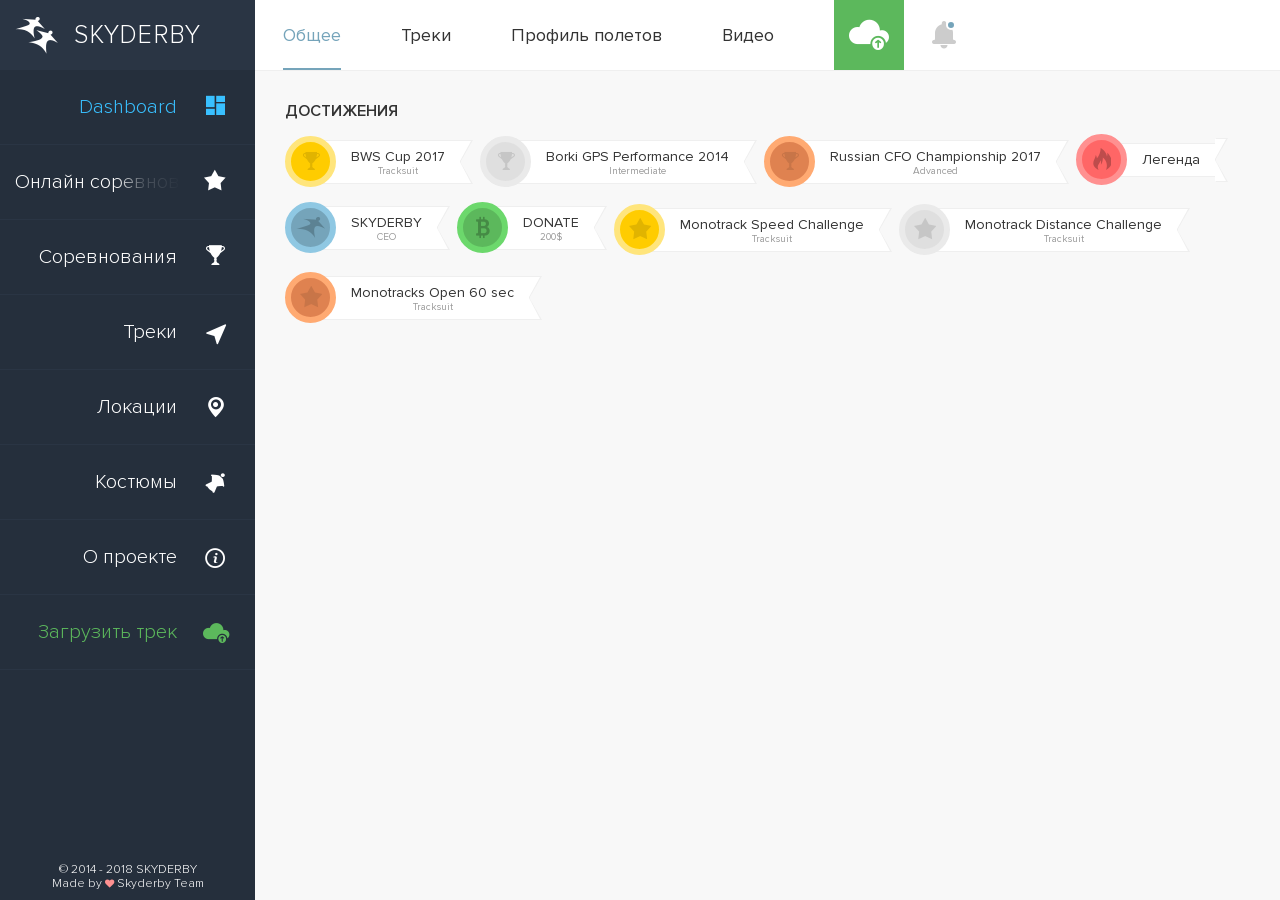
<file: public/_desktop/profilMain.html>
<!DOCTYPE html>
<html>
  <head lang='ru'>
    <title>Dashboard // SkyDerby</title>
    <meta content='width=device-width, initial-scale=1, user-scalable=no' name='viewport'>
    <meta content='' name='description'>
    <meta content='' name='keywords'>
    <meta content='Russian' name='language'>
    <meta content='3' name='revisit-after'>
    <meta content='[sd]team' name='author'>
    <link href='../static/images/favicon.png' rel='shortcut icon'>
    <link href='../static/css/desktop.css' media='screen, projection' rel='stylesheet' type='text/css'>
    <script src='../static/jquery/desktop/profil-main.min.js' type='text/javascript'></script>
  </head>
  <body class='profil'>
    <div class='sidebar' data-mcs-theme='minimal'>
      <div class='sidebar_head'>
        <a href='index.html'>
          <span>
            SkyDerby
          </span>
        </a>
        <span class='burger'></span>
      </div>
      <div class='sidebar_wrapp'>
        <ul class='sidebar_wrapp_nav'>
          <li class='active'>
            <a class='dashboard' href='profilMain.html'>
              <span data-title='Dashboard'>
                Dashboard
              </span>
            </a>
          </li>
          <li>
            <a class='online' href='#'>
              <span data-title='Онлайн'>
                Онлайн соревнования
              </span>
            </a>
          </li>
          <li>
            <a class='competitions' href='#'>
              <span data-title='Соревнования'>
                Соревнования
              </span>
            </a>
          </li>
          <li>
            <a class='track' href='#'>
              <span data-title='Треки'>
                Треки
              </span>
            </a>
          </li>
          <li>
            <a class='location' href='#'>
              <span data-title='Локации'>
                Локации
              </span>
            </a>
          </li>
          <li>
            <a class='suit' href='#'>
              <span data-title='Костюмы'>
                Костюмы
              </span>
            </a>
          </li>
          <li>
            <a class='about' href='#'>
              <span data-title='О проекте'>
                О проекте
              </span>
            </a>
          </li>
          <li>
            <a class='add' href='javascript:void(0);'>
              <span data-title='Загрузить'>
                Загрузить трек
              </span>
            </a>
          </li>
        </ul>
      </div>
      <footer>
        <p>© 2014 - 2018 SKYDERBY</p>
        <p>
          Made by
          <span class='icon'></span>
          Skyderby Team
        </p>
      </footer>
    </div>
    <div class='section'>
      <div class='section_header'>
        <ul class='section_header_nav'>
          <li class='active'>
            <a href='profilMain.html'>
              Общее
            </a>
          </li>
          <li>
            <a href='#'>
              Треки
            </a>
          </li>
          <li>
            <a href='#'>
              Профиль полетов
            </a>
          </li>
          <li>
            <a href='#'>
              Видео
            </a>
          </li>
        </ul>
        <div class='section_header_user'>
          <a class='add' href='#'>
            <span>
              Загрузить трек
            </span>
          </a>
          <div class='notify'>
            <span class='icon new'></span>
            <div class='notification'>
              <div class='notification_title'>
                Новые уведомления
              </div>
              <div class='notification_wrapp'>
                <div class='notification_wrapp_item new'>
                  <div class='notification_wrapp_item_img'>
                    <img src='../static/images/avatar/skyderby.png'>
                    <span class='label rss orange'></span>
                  </div>
                  <div class='notification_wrapp_item_content'>
                    <p>
                      <a class='name' href='#'>Skyderby</a>
                      новости сайта
                      <a href='#'>«На странице трэка появилась возможность...»</a>
                    </p>
                    <div class='notification_wrapp_item_content_date'>только что</div>
                  </div>
                </div>
                <div class='notification_wrapp_item'>
                  <div class='notification_wrapp_item_img'>
                    <img src='../static/images/avatar/skyderby.png'>
                    <span class='label star red'></span>
                  </div>
                  <div class='notification_wrapp_item_content'>
                    <p>
                      <a class='name' href='#'>Skyderby</a>
                      пилот
                      <a href='#'>«Александр Кунин»</a>
                      обошел вас в категории
                      <a href='#'>«Monosuit Time»</a>
                    </p>
                    <div class='notification_wrapp_item_content_date'>час назад</div>
                  </div>
                </div>
                <div class='notification_wrapp_item'>
                  <div class='notification_wrapp_item_img'>
                    <img src='../static/images/avatar/airglide.png'>
                    <span class='label plus green'></span>
                  </div>
                  <div class='notification_wrapp_item_content'>
                    <p>
                      <a class='name' href='#'>Airglide</a>
                      создал новое соревнование
                      <a href='#'>«Airglide Competition 2018»</a>
                    </p>
                    <div class='notification_wrapp_item_content_date'>3 часа назад</div>
                  </div>
                </div>
                <div class='notification_wrapp_item cup'>
                  <div class='notification_wrapp_item_img'>
                    <img src='../static/images/avatar/cup_gold.png'>
                  </div>
                  <div class='notification_wrapp_item_content'>
                    <p>
                      <span class='name'>Поздравляем!</span>
                      вы заняли первое место на
                      <a href='#'>«BWS Cup 2017»</a>
                    </p>
                    <div class='notification_wrapp_item_content_date'>сегодня в 12:37</div>
                  </div>
                </div>
                <div class='notification_wrapp_item'>
                  <div class='notification_wrapp_item_img'>
                    <img src='../static/images/avatar/phoenix-fly.png'>
                    <span class='label plus green'></span>
                  </div>
                  <div class='notification_wrapp_item_content'>
                    <p>
                      <a class='name' href='#'>Phoenix-fly</a>
                      добавил новый костюм
                      <a href='#'>«Onesie»</a>
                    </p>
                    <div class='notification_wrapp_item_content_date'>вчера в 14:35</div>
                  </div>
                </div>
                <div class='notification_wrapp_item'>
                  <div class='notification_wrapp_item_img'>
                    <img src='../static/images/avatar/skyderby.png'>
                    <span class='label location aqua'></span>
                  </div>
                  <div class='notification_wrapp_item_content'>
                    <p>
                      <a class='name' href='#'>Skyderby</a>
                      добавил новую дропзону
                      <a href='#'>«DZ Крутицы»</a>
                    </p>
                    <div class='notification_wrapp_item_content_date'>6 дек в 19:51</div>
                  </div>
                </div>
              </div>
            </div>
          </div>
          <div class='user'></div>
        </div>
      </div>
      <div class='section_item'>
        <div class='section_item_head'>
          <div class='section_item_head_title'>Достижения</div>
        </div>
        <div class='progress gold'>
          <div class='progress_icon'></div>
          <div class='progress_text'>
            BWS Cup 2017
            <span>Tracksuit</span>
          </div>
          <div class='progress_top'></div>
          <div class='progress_bottom'></div>
        </div>
        <div class='progress silver'>
          <div class='progress_icon'></div>
          <div class='progress_text'>
            Borki GPS Performance 2014
            <span>Intermediate</span>
          </div>
          <div class='progress_top'></div>
          <div class='progress_bottom'></div>
        </div>
        <div class='progress bronze'>
          <div class='progress_icon'></div>
          <div class='progress_text'>
            Russian CFO Championship 2017
            <span>Advanced</span>
          </div>
          <div class='progress_top'></div>
          <div class='progress_bottom'></div>
        </div>
        <div class='progress legend one'>
          <div class='progress_icon'></div>
          <div class='progress_text'>Легенда</div>
          <div class='progress_top'></div>
          <div class='progress_bottom'></div>
        </div>
        <div class='progress skyderby'>
          <div class='progress_icon'></div>
          <div class='progress_text'>
            SKYDERBY
            <span>CEO</span>
          </div>
          <div class='progress_top'></div>
          <div class='progress_bottom'></div>
        </div>
        <div class='progress donate'>
          <div class='progress_icon'></div>
          <div class='progress_text'>
            DONATE
            <span>200$</span>
          </div>
          <div class='progress_top'></div>
          <div class='progress_bottom'></div>
        </div>
        <div class='progress gold online'>
          <div class='progress_icon'></div>
          <div class='progress_text'>
            Monotrack Speed Challenge
            <span>Tracksuit</span>
          </div>
          <div class='progress_top'></div>
          <div class='progress_bottom'></div>
        </div>
        <div class='progress silver online'>
          <div class='progress_icon'></div>
          <div class='progress_text'>
            Monotrack Distance Challenge
            <span>Tracksuit</span>
          </div>
          <div class='progress_top'></div>
          <div class='progress_bottom'></div>
        </div>
        <div class='progress bronze online'>
          <div class='progress_icon'></div>
          <div class='progress_text'>
            Monotracks Open 60 sec
            <span>Tracksuit</span>
          </div>
          <div class='progress_top'></div>
          <div class='progress_bottom'></div>
        </div>
      </div>
    </div>
  </body>
</html>
</file>
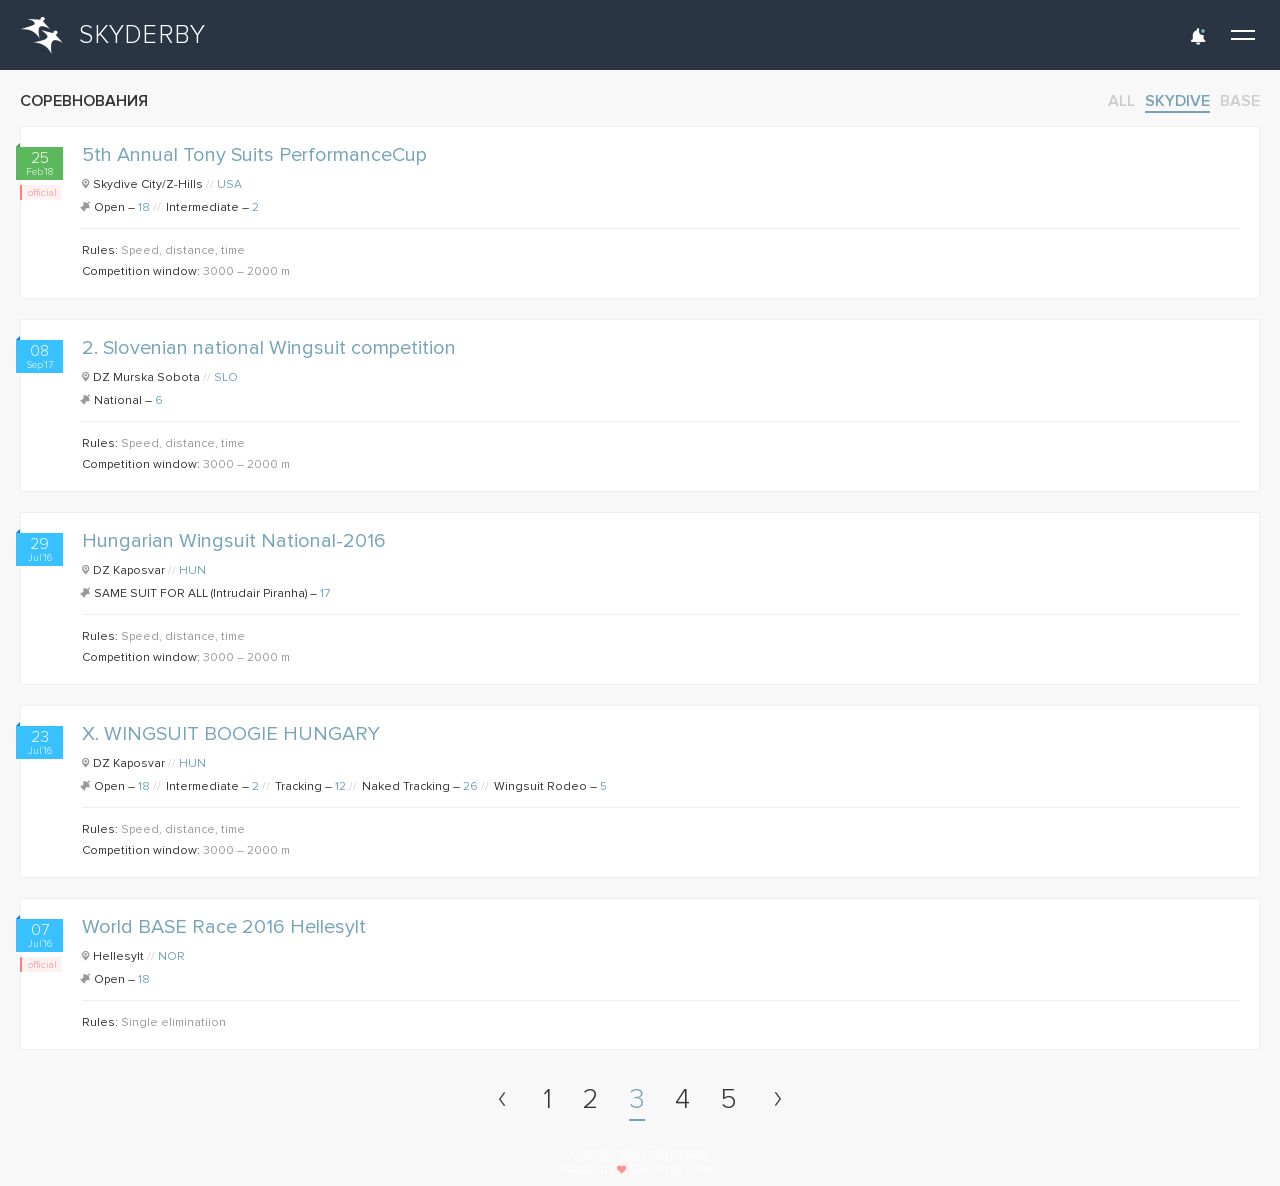
<file: public/_mobile/eventMain.html>
<!DOCTYPE html>
<html>
  <head lang='ru'>
    <meta charset='utf-8'>
    <title>Cоревнования // SkyDerby</title>
    <meta content='width=device-width, initial-scale=1, user-scalable=no' name='viewport'>
    <meta content='' name='description'>
    <meta content='' name='keywords'>
    <meta content='Russian' name='language'>
    <meta content='3' name='revisit-after'>
    <meta content='[sd]team' name='author'>
    <link href='../static/images/favicon.png' rel='shortcut icon'>
    <link href='../static/css/mobile.css' media='screen, projection' rel='stylesheet' type='text/css'>
    <script src='../static/jquery/mobile/event-main.min.js' type='text/javascript'></script>
  </head>
  <body class='event'>
    <header>
      <div class='head'>
        <a href='index.html'>
          <span>
            SkyDerby
          </span>
        </a>
        <div class='head_nav'>
          <a class='notif active' href='javascript:void(0);'></a>
          <a class='burger' href='javascript:void(0);'></a>
        </div>
      </div>
    </header>
    <div class='page_overlay'></div>
    <div class='menu'>
      <div class='menu_user'>
        <a class='menu_user_enter button blue' href='#'>Войти</a>
        <ul class='menu_user_nav'>
          <li>
            <a class='lang' href='#'>
              rus
            </a>
            <ul>
              <li>
                <a class='active' data-lang='rus' href='javascript:void(0);'>
                  Russian
                </a>
              </li>
              <li>
                <a data-lang='eng' href='javascript:void(0);'>
                  English
                </a>
              </li>
              <li>
                <a data-lang='det' href='javascript:void(0);'>
                  Deutsch
                </a>
              </li>
              <li>
                <a data-lang='spa' href='javascript:void(0);'>
                  Spainish
                </a>
              </li>
            </ul>
          </li>
          <li>
            <a class='close' href='#'></a>
          </li>
        </ul>
      </div>
      <ul class='menu_nav'>
        <li class='active'>
          <a class='dashboard' href='profilMain.html'>
            Dashboard
          </a>
        </li>
        <li>
          <a class='online' href='onlineMain.html'>
            Онлайн соревнования
          </a>
        </li>
        <li>
          <a class='competitions' href='eventMain.html'>
            Соревнования
          </a>
        </li>
        <li>
          <a class='track' href='#'>
            Треки
          </a>
        </li>
        <li>
          <a class='location' href='#'>
            Локации
          </a>
        </li>
        <li>
          <a class='suit' href='#'>
            Костюмы
          </a>
        </li>
        <li>
          <a class='about' href='#'>
            О проекте
          </a>
        </li>
        <li>
          <a class='add' href='javascript:void(0);'>
            Загрузить трек
          </a>
        </li>
      </ul>
      <a class='menu_registration button green' href='#'>Зарегистрироваться</a>
    </div>
    <div class='notification'>
      <div class='notification_title'>
        Новые уведомления
      </div>
      <div class='notification_wrapp'>
        <div class='notification_wrapp_item new'>
          <div class='notification_wrapp_item_img'>
            <img src='../static/images/avatar/skyderby.png'>
            <span class='label rss orange'></span>
          </div>
          <div class='notification_wrapp_item_content'>
            <p>
              <a class='name' href='#'>Skyderby</a>
              новости сайта
              <a href='#'>«На странице трэка появилась возможность...»</a>
            </p>
            <div class='notification_wrapp_item_content_date'>только что</div>
          </div>
        </div>
        <div class='notification_wrapp_item'>
          <div class='notification_wrapp_item_img'>
            <img src='../static/images/avatar/skyderby.png'>
            <span class='label star red'></span>
          </div>
          <div class='notification_wrapp_item_content'>
            <p>
              <a class='name' href='#'>Skyderby</a>
              пилот
              <a href='#'>«Александр Кунин»</a>
              обошел вас в категории
              <a href='#'>«Monosuit Time»</a>
            </p>
            <div class='notification_wrapp_item_content_date'>час назад</div>
          </div>
        </div>
        <div class='notification_wrapp_item'>
          <div class='notification_wrapp_item_img'>
            <img src='../static/images/avatar/airglide.png'>
            <span class='label plus green'></span>
          </div>
          <div class='notification_wrapp_item_content'>
            <p>
              <a class='name' href='#'>Airglide</a>
              создал новое соревнование
              <a href='#'>«Airglide Competition 2018»</a>
            </p>
            <div class='notification_wrapp_item_content_date'>3 часа назад</div>
          </div>
        </div>
        <div class='notification_wrapp_item cup'>
          <div class='notification_wrapp_item_img'>
            <img src='../static/images/avatar/cup_gold.png'>
          </div>
          <div class='notification_wrapp_item_content'>
            <p>
              <span class='name'>Поздравляем!</span>
              вы заняли первое место на
              <a href='#'>«BWS Cup 2017»</a>
            </p>
            <div class='notification_wrapp_item_content_date'>сегодня в 12:37</div>
          </div>
        </div>
        <div class='notification_wrapp_item'>
          <div class='notification_wrapp_item_img'>
            <img src='../static/images/avatar/phoenix-fly.png'>
            <span class='label plus green'></span>
          </div>
          <div class='notification_wrapp_item_content'>
            <p>
              <a class='name' href='#'>Phoenix-fly</a>
              добавил новый костюм
              <a href='#'>«Onesie»</a>
            </p>
            <div class='notification_wrapp_item_content_date'>вчера в 14:35</div>
          </div>
        </div>
        <div class='notification_wrapp_item'>
          <div class='notification_wrapp_item_img'>
            <img src='../static/images/avatar/skyderby.png'>
            <span class='label location aqua'></span>
          </div>
          <div class='notification_wrapp_item_content'>
            <p>
              <a class='name' href='#'>Skyderby</a>
              добавил новую дропзону
              <a href='#'>«DZ Крутицы»</a>
            </p>
            <div class='notification_wrapp_item_content_date'>6 дек в 19:51</div>
          </div>
        </div>
      </div>
    </div>
    <div class='section'>
      <div class='section_item'>
        <div class='section_item_head nav'>
          <div class='section_item_head_title'>Соревнования</div>
          <ul class='section_item_head_nav'>
            <li>
              <a href='#'>
                All
              </a>
            </li>
            <li>
              <a class='active' href='#'>
                Skydive
              </a>
            </li>
            <li>
              <a href='#'>
                BASE
              </a>
            </li>
          </ul>
        </div>
        <div class='main'>
          <a class='main_item online' href='eventPage.html'>
            <div class='main_item_sidebar'>
              <div class='main_item_sidebar_date'>
                25
                <span>Feb`18</span>
              </div>
              <div class='main_item_sidebar_label red'>
                official
              </div>
            </div>
            <div class='main_item_content'>
              <div class='main_item_content_title'>
                5th Annual Tony Suits PerformanceCup
              </div>
              <div class='main_item_content_location'>
                Skydive City/Z-Hills
                <span>
                  usa
                </span>
              </div>
              <div class='main_item_content_class'>
                <p>
                  Open –
                  <span>
                    18
                  </span>
                </p>
                <p>
                  Intermediate –
                  <span>
                    2
                  </span>
                </p>
              </div>
              <hr>
              <div class='main_item_content_rules'>
                Rules:
                <span>
                  Speed, distance, time
                </span>
              </div>
              <div class='main_item_content_window'>
                Competition window:
                <span>
                  3000 – 2000 m
                </span>
              </div>
            </div>
          </a>
          <a class='main_item' href='eventPage.html'>
            <div class='main_item_sidebar'>
              <div class='main_item_sidebar_date'>
                08
                <span>Sep`17</span>
              </div>
            </div>
            <div class='main_item_content'>
              <div class='main_item_content_title'>
                2. Slovenian national Wingsuit competition
              </div>
              <div class='main_item_content_location'>
                DZ Murska Sobota
                <span>
                  slo
                </span>
              </div>
              <div class='main_item_content_class'>
                <p>
                  National –
                  <span>
                    6
                  </span>
                </p>
              </div>
              <hr>
              <div class='main_item_content_rules'>
                Rules:
                <span>
                  Speed, distance, time
                </span>
              </div>
              <div class='main_item_content_window'>
                Competition window:
                <span>
                  3000 – 2000 m
                </span>
              </div>
            </div>
          </a>
          <a class='main_item' href='eventPage.html'>
            <div class='main_item_sidebar'>
              <div class='main_item_sidebar_date'>
                29
                <span>Jul`16</span>
              </div>
            </div>
            <div class='main_item_content'>
              <div class='main_item_content_title'>
                Hungarian Wingsuit National-2016
              </div>
              <div class='main_item_content_location'>
                DZ Kaposvar
                <span>
                  hun
                </span>
              </div>
              <div class='main_item_content_class'>
                <p>
                  SAME SUIT FOR ALL (Intrudair Piranha) –
                  <span>
                    17
                  </span>
                </p>
              </div>
              <hr>
              <div class='main_item_content_rules'>
                Rules:
                <span>
                  Speed, distance, time
                </span>
              </div>
              <div class='main_item_content_window'>
                Competition window:
                <span>
                  3000 – 2000 m
                </span>
              </div>
            </div>
          </a>
          <a class='main_item' href='eventPage.html'>
            <div class='main_item_sidebar'>
              <div class='main_item_sidebar_date'>
                23
                <span>Jul`16</span>
              </div>
            </div>
            <div class='main_item_content'>
              <div class='main_item_content_title'>
                X. WINGSUIT BOOGIE HUNGARY
              </div>
              <div class='main_item_content_location'>
                DZ Kaposvar
                <span>
                  hun
                </span>
              </div>
              <div class='main_item_content_class'>
                <p>
                  Open –
                  <span>
                    18
                  </span>
                </p>
                <p>
                  Intermediate –
                  <span>
                    2
                  </span>
                </p>
                <p>
                  Tracking –
                  <span>
                    12
                  </span>
                </p>
                <p>
                  Naked Tracking –
                  <span>
                    26
                  </span>
                </p>
                <p>
                  Wingsuit Rodeo –
                  <span>
                    5
                  </span>
                </p>
              </div>
              <hr>
              <div class='main_item_content_rules'>
                Rules:
                <span>
                  Speed, distance, time
                </span>
              </div>
              <div class='main_item_content_window'>
                Competition window:
                <span>
                  3000 – 2000 m
                </span>
              </div>
            </div>
          </a>
          <a class='main_item' href='eventPage.html'>
            <div class='main_item_sidebar'>
              <div class='main_item_sidebar_date'>
                07
                <span>Jul`16</span>
              </div>
              <div class='main_item_sidebar_label red'>
                official
              </div>
            </div>
            <div class='main_item_content'>
              <div class='main_item_content_title'>
                World BASE Race 2016 Hellesylt
              </div>
              <div class='main_item_content_location'>
                Hellesylt
                <span>
                  nor
                </span>
              </div>
              <div class='main_item_content_class'>
                <p>
                  Open –
                  <span>
                    18
                  </span>
                </p>
              </div>
              <hr>
              <div class='main_item_content_rules'>
                Rules:
                <span>
                  Single eliminatiion
                </span>
              </div>
            </div>
          </a>
        </div>
      </div>
      <div class='paginator'>
        <ul class='paginator_wrapp'>
          <li class='prev'>
            <span></span>
          </li>
          <li>
            <a href='#'>
              1
            </a>
          </li>
          <li>
            <a href='#'>
              2
            </a>
          </li>
          <li>
            <span>
              3
            </span>
          </li>
          <li>
            <a href='#'>
              4
            </a>
          </li>
          <li>
            <a href='#'>
              5
            </a>
          </li>
          <li class='next'>
            <a href='#'></a>
          </li>
        </ul>
      </div>
    </div>
    <footer>
      <p>© 2014 - 2018 SKYDERBY</p>
      <p>
        Made by
        <span class='icon'></span>
        Skyderby Team
      </p>
    </footer>
  </body>
</html>
</file>
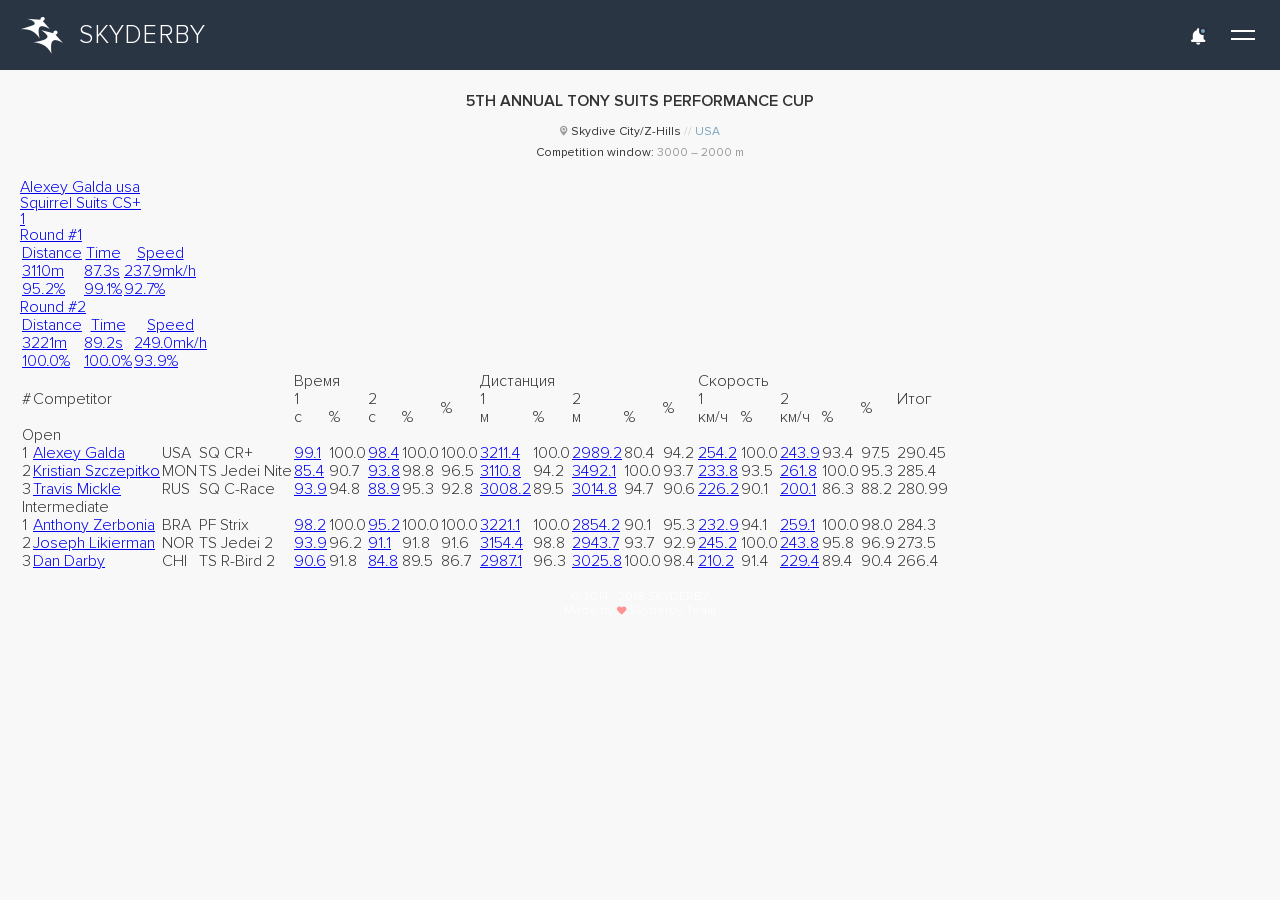
<file: public/_mobile/eventPage.html>
<!DOCTYPE html>
<html>
  <head lang='ru'>
    <meta charset='utf-8'>
    <title>Cоревноване // SkyDerby</title>
    <meta content='width=device-width, initial-scale=1, user-scalable=no' name='viewport'>
    <meta content='' name='description'>
    <meta content='' name='keywords'>
    <meta content='Russian' name='language'>
    <meta content='3' name='revisit-after'>
    <meta content='[sd]team' name='author'>
    <link href='../static/images/favicon.png' rel='shortcut icon'>
    <link href='../static/css/mobile.css' media='screen, projection' rel='stylesheet' type='text/css'>
    <script src='../static/jquery/mobile/event-page.min.js' type='text/javascript'></script>
  </head>
  <body class='event'>
    <header>
      <div class='head'>
        <a href='index.html'>
          <span>
            SkyDerby
          </span>
        </a>
        <div class='head_nav'>
          <a class='notif active' href='javascript:void(0);'></a>
          <a class='burger' href='javascript:void(0);'></a>
        </div>
      </div>
    </header>
    <div class='page_overlay'></div>
    <div class='menu'>
      <div class='menu_user'>
        <a class='menu_user_enter button blue' href='#'>Войти</a>
        <ul class='menu_user_nav'>
          <li>
            <a class='lang' href='#'>
              rus
            </a>
            <ul>
              <li>
                <a class='active' data-lang='rus' href='javascript:void(0);'>
                  Russian
                </a>
              </li>
              <li>
                <a data-lang='eng' href='javascript:void(0);'>
                  English
                </a>
              </li>
              <li>
                <a data-lang='det' href='javascript:void(0);'>
                  Deutsch
                </a>
              </li>
              <li>
                <a data-lang='spa' href='javascript:void(0);'>
                  Spainish
                </a>
              </li>
            </ul>
          </li>
          <li>
            <a class='close' href='#'></a>
          </li>
        </ul>
      </div>
      <ul class='menu_nav'>
        <li class='active'>
          <a class='dashboard' href='profilMain.html'>
            Dashboard
          </a>
        </li>
        <li>
          <a class='online' href='#'>
            Онлайн соревнования
          </a>
        </li>
        <li>
          <a class='competitions' href='eventMain.html'>
            Соревнования
          </a>
        </li>
        <li>
          <a class='track' href='#'>
            Треки
          </a>
        </li>
        <li>
          <a class='location' href='#'>
            Локации
          </a>
        </li>
        <li>
          <a class='suit' href='#'>
            Костюмы
          </a>
        </li>
        <li>
          <a class='about' href='#'>
            О проекте
          </a>
        </li>
        <li>
          <a class='add' href='javascript:void(0);'>
            Загрузить трек
          </a>
        </li>
      </ul>
      <a class='menu_registration button green' href='#'>Зарегистрироваться</a>
    </div>
    <div class='notification'>
      <div class='notification_title'>
        Новые уведомления
      </div>
      <div class='notification_wrapp'>
        <div class='notification_wrapp_item new'>
          <div class='notification_wrapp_item_img'>
            <img src='../static/images/avatar/skyderby.png'>
            <span class='label rss orange'></span>
          </div>
          <div class='notification_wrapp_item_content'>
            <p>
              <a class='name' href='#'>Skyderby</a>
              новости сайта
              <a href='#'>«На странице трэка появилась возможность...»</a>
            </p>
            <div class='notification_wrapp_item_content_date'>только что</div>
          </div>
        </div>
        <div class='notification_wrapp_item'>
          <div class='notification_wrapp_item_img'>
            <img src='../static/images/avatar/skyderby.png'>
            <span class='label star red'></span>
          </div>
          <div class='notification_wrapp_item_content'>
            <p>
              <a class='name' href='#'>Skyderby</a>
              пилот
              <a href='#'>«Александр Кунин»</a>
              обошел вас в категории
              <a href='#'>«Monosuit Time»</a>
            </p>
            <div class='notification_wrapp_item_content_date'>час назад</div>
          </div>
        </div>
        <div class='notification_wrapp_item'>
          <div class='notification_wrapp_item_img'>
            <img src='../static/images/avatar/airglide.png'>
            <span class='label plus green'></span>
          </div>
          <div class='notification_wrapp_item_content'>
            <p>
              <a class='name' href='#'>Airglide</a>
              создал новое соревнование
              <a href='#'>«Airglide Competition 2018»</a>
            </p>
            <div class='notification_wrapp_item_content_date'>3 часа назад</div>
          </div>
        </div>
        <div class='notification_wrapp_item cup'>
          <div class='notification_wrapp_item_img'>
            <img src='../static/images/avatar/cup_gold.png'>
          </div>
          <div class='notification_wrapp_item_content'>
            <p>
              <span class='name'>Поздравляем!</span>
              вы заняли первое место на
              <a href='#'>«BWS Cup 2017»</a>
            </p>
            <div class='notification_wrapp_item_content_date'>сегодня в 12:37</div>
          </div>
        </div>
        <div class='notification_wrapp_item'>
          <div class='notification_wrapp_item_img'>
            <img src='../static/images/avatar/phoenix-fly.png'>
            <span class='label plus green'></span>
          </div>
          <div class='notification_wrapp_item_content'>
            <p>
              <a class='name' href='#'>Phoenix-fly</a>
              добавил новый костюм
              <a href='#'>«Onesie»</a>
            </p>
            <div class='notification_wrapp_item_content_date'>вчера в 14:35</div>
          </div>
        </div>
        <div class='notification_wrapp_item'>
          <div class='notification_wrapp_item_img'>
            <img src='../static/images/avatar/skyderby.png'>
            <span class='label location aqua'></span>
          </div>
          <div class='notification_wrapp_item_content'>
            <p>
              <a class='name' href='#'>Skyderby</a>
              добавил новую дропзону
              <a href='#'>«DZ Крутицы»</a>
            </p>
            <div class='notification_wrapp_item_content_date'>6 дек в 19:51</div>
          </div>
        </div>
      </div>
    </div>
    <div class='section'>
      <div class='section_item'>
        <div class='section_item_head center'>
          <div class='section_item_head_title'>5th Annual Tony Suits Performance Cup</div>
          <div class='section_item_head_location'>
            Skydive City/Z-Hills
            <span>
              usa
            </span>
          </div>
          <div class='section_item_head_window'>
            Competition window:
            <span>
              3000 – 2000 m
            </span>
          </div>
        </div>
        <div class='page'>
          <a class='page_pilot' href='profilUser.html'>
            <div class='page_pilot_name'>
              Alexey Galda
              <span>
                usa
              </span>
            </div>
            <div class='page_pilot_suit'>
              <p>
                Squirrel Suits
                <span>
                  CS+
                </span>
              </p>
            </div>
            <div class='page_pilot_st'>1</div>
            <div class='page_pilot_result'>
              <div class='page_pilot_result_title'>Round #1</div>
              <table>
                <thead>
                  <tr>
                    <th>Distance</th>
                    <th>Time</th>
                    <th>Speed</th>
                  </tr>
                </thead>
                <tbody>
                  <tr>
                    <td>3110m</td>
                    <td>87.3s</td>
                    <td>237.9mk/h</td>
                  </tr>
                  <tr>
                    <td>95.2%</td>
                    <td>99.1%</td>
                    <td>92.7%</td>
                  </tr>
                </tbody>
              </table>
              <div class='page_pilot_result_title'>Round #2</div>
              <table>
                <thead>
                  <tr>
                    <th>Distance</th>
                    <th>Time</th>
                    <th>Speed</th>
                  </tr>
                </thead>
                <tbody>
                  <tr>
                    <td class='best'>3221m</td>
                    <td class='best'>89.2s</td>
                    <td>249.0mk/h</td>
                  </tr>
                  <tr>
                    <td>100.0%</td>
                    <td>100.0%</td>
                    <td>93.9%</td>
                  </tr>
                </tbody>
              </table>
            </div>
          </a>
          <div class='page_result'>
            <div class='page_result_wrapp'>
              <table>
                <tbody>
                  <tr>
                    <td class='head center no_brd_top no_brd_left' colspan='1' rowspan='3'>#</td>
                    <td class='head no_brd_top' colspan='3' rowspan='3'>Competitor</td>
                    <td class='head center no_brd_top' colspan='5' rowspan='1'>Время</td>
                    <td class='head center no_brd_top' colspan='5' rowspan='1'>Дистанция</td>
                    <td class='head center no_brd_top' colspan='5' rowspan='1'>Скорость</td>
                    <td class='head center no_brd_top no_brd_right' colspan='1' rowspan='3'>Итог</td>
                  </tr>
                  <tr>
                    <td class='head center' colspan='2' rowspan='1'>1</td>
                    <td class='head center' colspan='2' rowspan='1'>2</td>
                    <td class='head center' colspan='1' rowspan='2'>%</td>
                    <td class='head center' colspan='2' rowspan='1'>1</td>
                    <td class='head center' colspan='2' rowspan='1'>2</td>
                    <td class='head center' colspan='1' rowspan='2'>%</td>
                    <td class='head center' colspan='2' rowspan='1'>1</td>
                    <td class='head center' colspan='2' rowspan='1'>2</td>
                    <td class='head center' colspan='1' rowspan='2'>%</td>
                  </tr>
                  <tr>
                    <td class='head center'>с</td>
                    <td class='head center'>%</td>
                    <td class='head center'>с</td>
                    <td class='head center'>%</td>
                    <td class='head center'>м</td>
                    <td class='head center'>%</td>
                    <td class='head center'>м</td>
                    <td class='head center'>%</td>
                    <td class='head center'>км/ч</td>
                    <td class='head center'>%</td>
                    <td class='head center'>км/ч</td>
                    <td class='head center'>%</td>
                  </tr>
                  <tr>
                    <td class='title no_brd_right no_brd_left' colspan='20'>Open</td>
                  </tr>
                  <tr>
                    <td class='center no_brd_left'>1</td>
                    <td>
                      <a href='#'>Alexey Galda</a>
                    </td>
                    <td class='center'>USA</td>
                    <td class='gray'>SQ CR+</td>
                    <td class='right'>
                      <a class='best' href='#'>99.1</a>
                    </td>
                    <td class='right gray'>100.0</td>
                    <td class='right'>
                      <a class='best' href='#'>98.4</a>
                    </td>
                    <td class='right gray'>100.0</td>
                    <td class='right gray'>100.0</td>
                    <td class='right'>
                      <a class='best' href='#'>3211.4</a>
                    </td>
                    <td class='right gray'>100.0</td>
                    <td class='right'>
                      <a href='#'>2989.2</a>
                    </td>
                    <td class='right gray'>80.4</td>
                    <td class='right gray'>94.2</td>
                    <td class='right'>
                      <a class='best' href='#'>254.2</a>
                    </td>
                    <td class='right gray'>100.0</td>
                    <td class='right'>
                      <a href='#'>243.9</a>
                    </td>
                    <td class='right gray'>93.4</td>
                    <td class='right gray'>97.5</td>
                    <td class='center no_brd_right'>290.45</td>
                  </tr>
                  <tr>
                    <td class='center no_brd_left'>2</td>
                    <td>
                      <a href='#'>Kristian Szczepitko</a>
                    </td>
                    <td class='center'>MON</td>
                    <td class='gray'>TS Jedei Nite</td>
                    <td class='right'>
                      <a href='#'>85.4</a>
                    </td>
                    <td class='right gray'>90.7</td>
                    <td class='right'>
                      <a href='#'>93.8</a>
                    </td>
                    <td class='right gray'>98.8</td>
                    <td class='right gray'>96.5</td>
                    <td class='right'>
                      <a href='#'>3110.8</a>
                    </td>
                    <td class='right gray'>94.2</td>
                    <td class='right'>
                      <a class='best' href='#'>3492.1</a>
                    </td>
                    <td class='right gray'>100.0</td>
                    <td class='right gray'>93.7</td>
                    <td class='right'>
                      <a href='#'>233.8</a>
                    </td>
                    <td class='right gray'>93.5</td>
                    <td class='right'>
                      <a class='best' href='#'>261.8</a>
                    </td>
                    <td class='right gray'>100.0</td>
                    <td class='right gray'>95.3</td>
                    <td class='center no_brd_right'>285.4</td>
                  </tr>
                  <tr>
                    <td class='center no_brd_left'>3</td>
                    <td>
                      <a href='#'>Travis Mickle</a>
                    </td>
                    <td class='center'>RUS</td>
                    <td class='gray'>SQ C-Race</td>
                    <td class='right'>
                      <a href='#'>93.9</a>
                    </td>
                    <td class='right gray'>94.8</td>
                    <td class='right'>
                      <a href='#'>88.9</a>
                    </td>
                    <td class='right gray'>95.3</td>
                    <td class='right gray'>92.8</td>
                    <td class='right'>
                      <a href='#'>3008.2</a>
                    </td>
                    <td class='right gray'>89.5</td>
                    <td class='right'>
                      <a href='#'>3014.8</a>
                    </td>
                    <td class='right gray'>94.7</td>
                    <td class='right gray'>90.6</td>
                    <td class='right'>
                      <a href='#'>226.2</a>
                    </td>
                    <td class='right gray'>90.1</td>
                    <td class='right'>
                      <a href='#'>200.1</a>
                    </td>
                    <td class='right gray'>86.3</td>
                    <td class='right gray'>88.2</td>
                    <td class='center no_brd_right'>280.99</td>
                  </tr>
                  <tr>
                    <td class='title no_brd_right no_brd_left' colspan='20'>Intermediate</td>
                  </tr>
                  <tr>
                    <td class='center no_brd_left'>1</td>
                    <td>
                      <a href='#'>Anthony Zerbonia</a>
                    </td>
                    <td class='center'>BRA</td>
                    <td class='gray'>PF Strix</td>
                    <td class='right'>
                      <a class='best' href='#'>98.2</a>
                    </td>
                    <td class='right gray'>100.0</td>
                    <td class='right'>
                      <a class='best' href='#'>95.2</a>
                    </td>
                    <td class='right gray'>100.0</td>
                    <td class='right gray'>100.0</td>
                    <td class='right'>
                      <a class='best' href='#'>3221.1</a>
                    </td>
                    <td class='right gray'>100.0</td>
                    <td class='right'>
                      <a href='#'>2854.2</a>
                    </td>
                    <td class='right gray'>90.1</td>
                    <td class='right gray'>95.3</td>
                    <td class='right'>
                      <a href='#'>232.9</a>
                    </td>
                    <td class='right gray'>94.1</td>
                    <td class='right'>
                      <a class='best' href='#'>259.1</a>
                    </td>
                    <td class='right gray'>100.0</td>
                    <td class='right gray'>98.0</td>
                    <td class='center no_brd_right'>284.3</td>
                  </tr>
                  <tr>
                    <td class='center no_brd_left'>2</td>
                    <td>
                      <a href='#'>Joseph Likierman</a>
                    </td>
                    <td class='center'>NOR</td>
                    <td class='gray'>TS Jedei 2</td>
                    <td class='right'>
                      <a href='#'>93.9</a>
                    </td>
                    <td class='right gray'>96.2</td>
                    <td class='right'>
                      <a href='#'>91.1</a>
                    </td>
                    <td class='right gray'>91.8</td>
                    <td class='right gray'>91.6</td>
                    <td class='right'>
                      <a href='#'>3154.4</a>
                    </td>
                    <td class='right gray'>98.8</td>
                    <td class='right'>
                      <a href='#'>2943.7</a>
                    </td>
                    <td class='right gray'>93.7</td>
                    <td class='right gray'>92.9</td>
                    <td class='right'>
                      <a class='best' href='#'>245.2</a>
                    </td>
                    <td class='right gray'>100.0</td>
                    <td class='right'>
                      <a href='#'>243.8</a>
                    </td>
                    <td class='right gray'>95.8</td>
                    <td class='right gray'>96.9</td>
                    <td class='center no_brd_right'>273.5</td>
                  </tr>
                  <tr>
                    <td class='center no_brd_left no_brd_bottom'>3</td>
                    <td class='no_brd_bottom'>
                      <a href='#'>Dan Darby</a>
                    </td>
                    <td class='center no_brd_bottom'>CHI</td>
                    <td class='gray no_brd_bottom'>TS R-Bird 2</td>
                    <td class='right no_brd_bottom'>
                      <a href='#'>90.6</a>
                    </td>
                    <td class='right gray no_brd_bottom'>91.8</td>
                    <td class='right no_brd_bottom'>
                      <a href='#'>84.8</a>
                    </td>
                    <td class='right gray no_brd_bottom'>89.5</td>
                    <td class='right gray no_brd_bottom'>86.7</td>
                    <td class='right no_brd_bottom'>
                      <a href='#'>2987.1</a>
                    </td>
                    <td class='right gray no_brd_bottom'>96.3</td>
                    <td class='right no_brd_bottom'>
                      <a class='best' href='#'>3025.8</a>
                    </td>
                    <td class='right gray no_brd_bottom'>100.0</td>
                    <td class='right gray no_brd_bottom'>98.4</td>
                    <td class='right no_brd_bottom'>
                      <a href='#'>210.2</a>
                    </td>
                    <td class='right gray no_brd_bottom'>91.4</td>
                    <td class='right no_brd_bottom'>
                      <a href='#'>229.4</a>
                    </td>
                    <td class='right gray no_brd_bottom'>89.4</td>
                    <td class='right gray no_brd_bottom'>90.4</td>
                    <td class='center no_brd_right no_brd_bottom'>266.4</td>
                  </tr>
                </tbody>
              </table>
            </div>
          </div>
        </div>
      </div>
    </div>
    <footer>
      <p>© 2014 - 2018 SKYDERBY</p>
      <p>
        Made by
        <span class='icon'></span>
        Skyderby Team
      </p>
    </footer>
  </body>
</html>
</file>
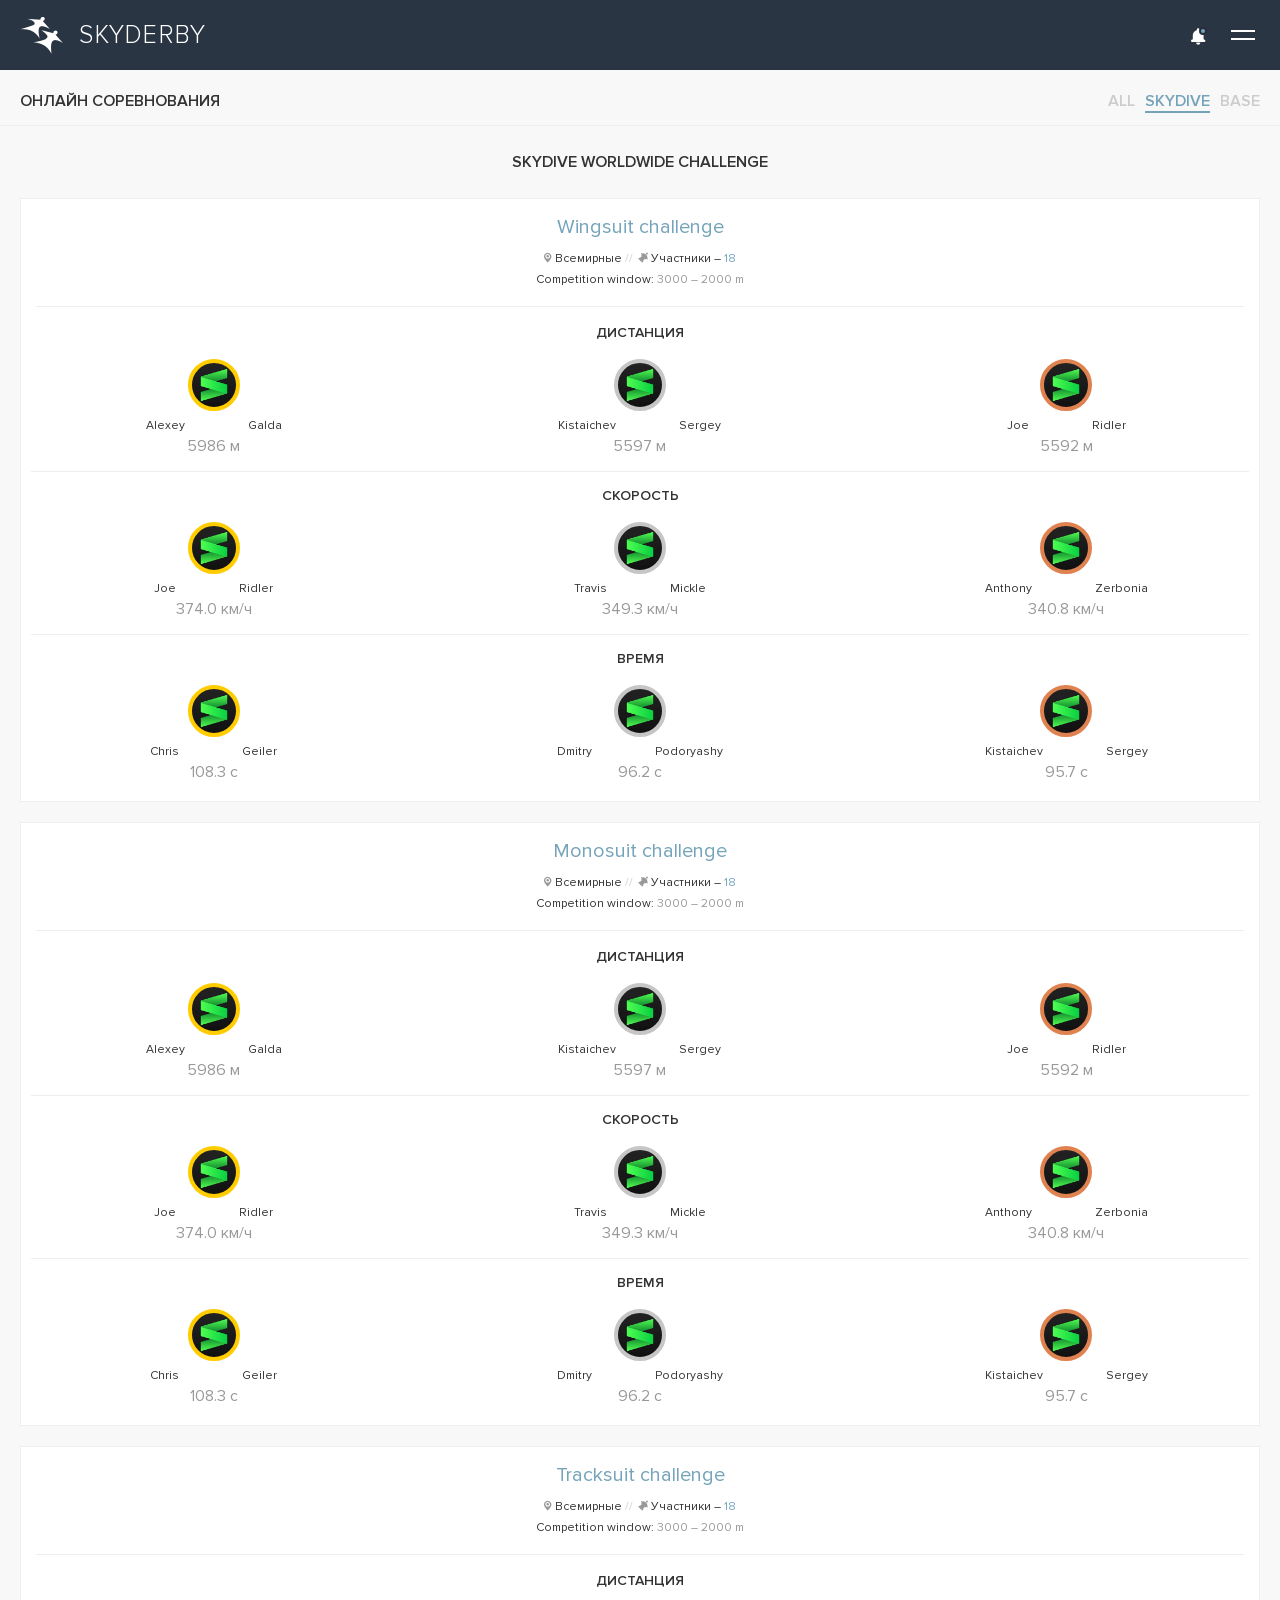
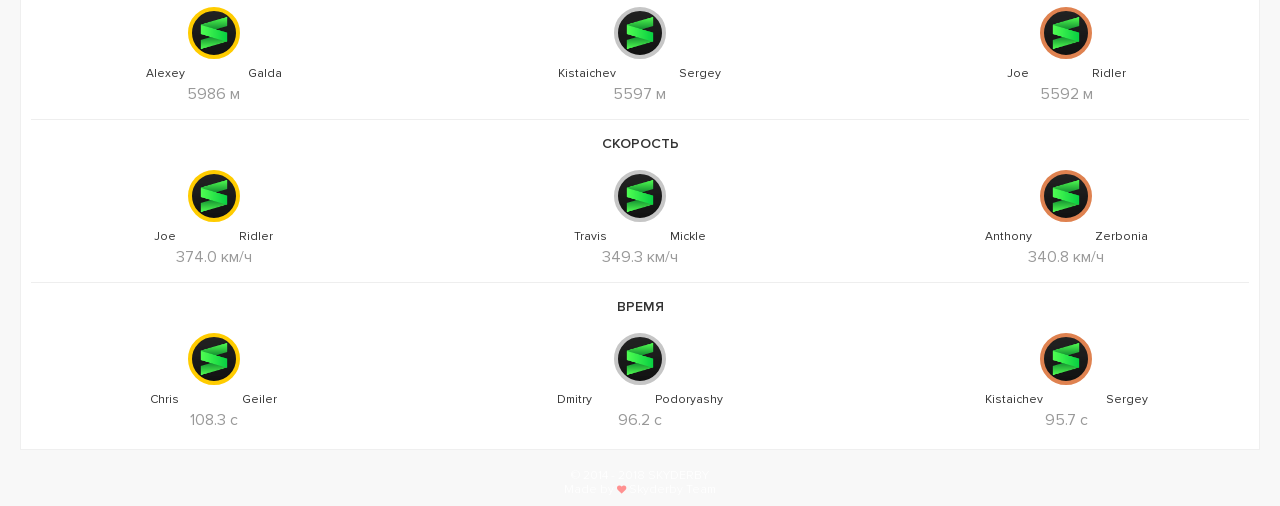
<file: public/_mobile/onlineMain.html>
<!DOCTYPE html>
<html>
  <head lang='ru'>
    <meta charset='utf-8'>
    <title>Онлайн соревнования // SkyDerby</title>
    <meta content='width=device-width, initial-scale=1, user-scalable=no' name='viewport'>
    <meta content='' name='description'>
    <meta content='' name='keywords'>
    <meta content='Russian' name='language'>
    <meta content='3' name='revisit-after'>
    <meta content='[sd]team' name='author'>
    <link href='../static/images/favicon.png' rel='shortcut icon'>
    <link href='../static/css/mobile.css' media='screen, projection' rel='stylesheet' type='text/css'>
    <script src='../static/jquery/mobile/online-main.min.js' type='text/javascript'></script>
  </head>
  <body class='on-line'>
    <header>
      <div class='head'>
        <a href='index.html'>
          <span>
            SkyDerby
          </span>
        </a>
        <div class='head_nav'>
          <a class='notif active' href='javascript:void(0);'></a>
          <a class='burger' href='javascript:void(0);'></a>
        </div>
      </div>
    </header>
    <div class='page_overlay'></div>
    <div class='menu'>
      <div class='menu_user'>
        <a class='menu_user_enter button blue' href='#'>Войти</a>
        <ul class='menu_user_nav'>
          <li>
            <a class='lang' href='#'>
              rus
            </a>
            <ul>
              <li>
                <a class='active' data-lang='rus' href='javascript:void(0);'>
                  Russian
                </a>
              </li>
              <li>
                <a data-lang='eng' href='javascript:void(0);'>
                  English
                </a>
              </li>
              <li>
                <a data-lang='det' href='javascript:void(0);'>
                  Deutsch
                </a>
              </li>
              <li>
                <a data-lang='spa' href='javascript:void(0);'>
                  Spainish
                </a>
              </li>
            </ul>
          </li>
          <li>
            <a class='close' href='#'></a>
          </li>
        </ul>
      </div>
      <ul class='menu_nav'>
        <li class='active'>
          <a class='dashboard' href='profilMain.html'>
            Dashboard
          </a>
        </li>
        <li>
          <a class='online' href='onlineMain.html'>
            Онлайн соревнования
          </a>
        </li>
        <li>
          <a class='competitions' href='eventMain.html'>
            Соревнования
          </a>
        </li>
        <li>
          <a class='track' href='#'>
            Треки
          </a>
        </li>
        <li>
          <a class='location' href='#'>
            Локации
          </a>
        </li>
        <li>
          <a class='suit' href='#'>
            Костюмы
          </a>
        </li>
        <li>
          <a class='about' href='#'>
            О проекте
          </a>
        </li>
        <li>
          <a class='add' href='javascript:void(0);'>
            Загрузить трек
          </a>
        </li>
      </ul>
      <a class='menu_registration button green' href='#'>Зарегистрироваться</a>
    </div>
    <div class='notification'>
      <div class='notification_title'>
        Новые уведомления
      </div>
      <div class='notification_wrapp'>
        <div class='notification_wrapp_item new'>
          <div class='notification_wrapp_item_img'>
            <img src='../static/images/avatar/skyderby.png'>
            <span class='label rss orange'></span>
          </div>
          <div class='notification_wrapp_item_content'>
            <p>
              <a class='name' href='#'>Skyderby</a>
              новости сайта
              <a href='#'>«На странице трэка появилась возможность...»</a>
            </p>
            <div class='notification_wrapp_item_content_date'>только что</div>
          </div>
        </div>
        <div class='notification_wrapp_item'>
          <div class='notification_wrapp_item_img'>
            <img src='../static/images/avatar/skyderby.png'>
            <span class='label star red'></span>
          </div>
          <div class='notification_wrapp_item_content'>
            <p>
              <a class='name' href='#'>Skyderby</a>
              пилот
              <a href='#'>«Александр Кунин»</a>
              обошел вас в категории
              <a href='#'>«Monosuit Time»</a>
            </p>
            <div class='notification_wrapp_item_content_date'>час назад</div>
          </div>
        </div>
        <div class='notification_wrapp_item'>
          <div class='notification_wrapp_item_img'>
            <img src='../static/images/avatar/airglide.png'>
            <span class='label plus green'></span>
          </div>
          <div class='notification_wrapp_item_content'>
            <p>
              <a class='name' href='#'>Airglide</a>
              создал новое соревнование
              <a href='#'>«Airglide Competition 2018»</a>
            </p>
            <div class='notification_wrapp_item_content_date'>3 часа назад</div>
          </div>
        </div>
        <div class='notification_wrapp_item cup'>
          <div class='notification_wrapp_item_img'>
            <img src='../static/images/avatar/cup_gold.png'>
          </div>
          <div class='notification_wrapp_item_content'>
            <p>
              <span class='name'>Поздравляем!</span>
              вы заняли первое место на
              <a href='#'>«BWS Cup 2017»</a>
            </p>
            <div class='notification_wrapp_item_content_date'>сегодня в 12:37</div>
          </div>
        </div>
        <div class='notification_wrapp_item'>
          <div class='notification_wrapp_item_img'>
            <img src='../static/images/avatar/phoenix-fly.png'>
            <span class='label plus green'></span>
          </div>
          <div class='notification_wrapp_item_content'>
            <p>
              <a class='name' href='#'>Phoenix-fly</a>
              добавил новый костюм
              <a href='#'>«Onesie»</a>
            </p>
            <div class='notification_wrapp_item_content_date'>вчера в 14:35</div>
          </div>
        </div>
        <div class='notification_wrapp_item'>
          <div class='notification_wrapp_item_img'>
            <img src='../static/images/avatar/skyderby.png'>
            <span class='label location aqua'></span>
          </div>
          <div class='notification_wrapp_item_content'>
            <p>
              <a class='name' href='#'>Skyderby</a>
              добавил новую дропзону
              <a href='#'>«DZ Крутицы»</a>
            </p>
            <div class='notification_wrapp_item_content_date'>6 дек в 19:51</div>
          </div>
        </div>
      </div>
    </div>
    <div class='section'>
      <div class='section_item'>
        <div class='section_item_head nav brd'>
          <div class='section_item_head_title'>Онлайн соревнования</div>
          <ul class='section_item_head_nav'>
            <li>
              <a href='#'>
                All
              </a>
            </li>
            <li>
              <a class='active' href='#'>
                Skydive
              </a>
            </li>
            <li>
              <a href='#'>
                BASE
              </a>
            </li>
          </ul>
        </div>
        <div class='main'>
          <div class='main_title'>Skydive Worldwide Challenge</div>
          <a class='main_item' href='onlinePage.html'>
            <div class='main_item_head'>
              <div class='main_item_head_title'>
                Wingsuit challenge
              </div>
              <div class='main_item_head_class'>
                <p>
                  Всемирные
                </p>
                <p>
                  Участники –
                  <span>
                    18
                  </span>
                </p>
              </div>
              <div class='main_item_head_window'>
                Competition window:
                <span>
                  3000 – 2000 m
                </span>
              </div>
            </div>
            <div class='main_item_round'>
              <div class='main_item_round__item'>
                <div class='main_item_round__item_title'>Дистанция</div>
                <div class='main_item_round__item_wrapp'>
                  <div class='main_item_round__item_wrapp_item'>
                    <div class='main_item_round__item_wrapp_item__img'>
                      <img src='../static/images/avatar/user.png'>
                    </div>
                    <div class='main_item_round__item_wrapp_item__name'>Alexey Galda</div>
                    <div class='main_item_round__item_wrapp_item__result'>5986 м</div>
                  </div>
                  <div class='main_item_round__item_wrapp_item'>
                    <div class='main_item_round__item_wrapp_item__img'>
                      <img src='../static/images/avatar/user.png'>
                    </div>
                    <div class='main_item_round__item_wrapp_item__name'>Kistaichev Sergey</div>
                    <div class='main_item_round__item_wrapp_item__result'>5597 м</div>
                  </div>
                  <div class='main_item_round__item_wrapp_item'>
                    <div class='main_item_round__item_wrapp_item__img'>
                      <img src='../static/images/avatar/user.png'>
                    </div>
                    <div class='main_item_round__item_wrapp_item__name'>Joe Ridler</div>
                    <div class='main_item_round__item_wrapp_item__result'>5592 м</div>
                  </div>
                </div>
              </div>
              <div class='main_item_round__item'>
                <div class='main_item_round__item_title'>Скорость</div>
                <div class='main_item_round__item_wrapp'>
                  <div class='main_item_round__item_wrapp_item'>
                    <div class='main_item_round__item_wrapp_item__img'>
                      <img src='../static/images/avatar/user.png'>
                    </div>
                    <div class='main_item_round__item_wrapp_item__name'>Joe Ridler</div>
                    <div class='main_item_round__item_wrapp_item__result'>374.0 км/ч</div>
                  </div>
                  <div class='main_item_round__item_wrapp_item'>
                    <div class='main_item_round__item_wrapp_item__img'>
                      <img src='../static/images/avatar/user.png'>
                    </div>
                    <div class='main_item_round__item_wrapp_item__name'>Travis Mickle</div>
                    <div class='main_item_round__item_wrapp_item__result'>349.3 км/ч</div>
                  </div>
                  <div class='main_item_round__item_wrapp_item'>
                    <div class='main_item_round__item_wrapp_item__img'>
                      <img src='../static/images/avatar/user.png'>
                    </div>
                    <div class='main_item_round__item_wrapp_item__name'>Anthony Zerbonia</div>
                    <div class='main_item_round__item_wrapp_item__result'>340.8 км/ч</div>
                  </div>
                </div>
              </div>
              <div class='main_item_round__item'>
                <div class='main_item_round__item_title'>Время</div>
                <div class='main_item_round__item_wrapp'>
                  <div class='main_item_round__item_wrapp_item'>
                    <div class='main_item_round__item_wrapp_item__img'>
                      <img src='../static/images/avatar/user.png'>
                    </div>
                    <div class='main_item_round__item_wrapp_item__name'>Chris Geiler</div>
                    <div class='main_item_round__item_wrapp_item__result'>108.3 с</div>
                  </div>
                  <div class='main_item_round__item_wrapp_item'>
                    <div class='main_item_round__item_wrapp_item__img'>
                      <img src='../static/images/avatar/user.png'>
                    </div>
                    <div class='main_item_round__item_wrapp_item__name'>Dmitry Podoryashy</div>
                    <div class='main_item_round__item_wrapp_item__result'>96.2 с</div>
                  </div>
                  <div class='main_item_round__item_wrapp_item'>
                    <div class='main_item_round__item_wrapp_item__img'>
                      <img src='../static/images/avatar/user.png'>
                    </div>
                    <div class='main_item_round__item_wrapp_item__name'>Kistaichev Sergey</div>
                    <div class='main_item_round__item_wrapp_item__result'>95.7 с</div>
                  </div>
                </div>
              </div>
            </div>
          </a>
          <a class='main_item' href='onlinePage.html'>
            <div class='main_item_head'>
              <div class='main_item_head_title'>
                Monosuit challenge
              </div>
              <div class='main_item_head_class'>
                <p>
                  Всемирные
                </p>
                <p>
                  Участники –
                  <span>
                    18
                  </span>
                </p>
              </div>
              <div class='main_item_head_window'>
                Competition window:
                <span>
                  3000 – 2000 m
                </span>
              </div>
            </div>
            <div class='main_item_round'>
              <div class='main_item_round__item'>
                <div class='main_item_round__item_title'>Дистанция</div>
                <div class='main_item_round__item_wrapp'>
                  <div class='main_item_round__item_wrapp_item'>
                    <div class='main_item_round__item_wrapp_item__img'>
                      <img src='../static/images/avatar/user.png'>
                    </div>
                    <div class='main_item_round__item_wrapp_item__name'>Alexey Galda</div>
                    <div class='main_item_round__item_wrapp_item__result'>5986 м</div>
                  </div>
                  <div class='main_item_round__item_wrapp_item'>
                    <div class='main_item_round__item_wrapp_item__img'>
                      <img src='../static/images/avatar/user.png'>
                    </div>
                    <div class='main_item_round__item_wrapp_item__name'>Kistaichev Sergey</div>
                    <div class='main_item_round__item_wrapp_item__result'>5597 м</div>
                  </div>
                  <div class='main_item_round__item_wrapp_item'>
                    <div class='main_item_round__item_wrapp_item__img'>
                      <img src='../static/images/avatar/user.png'>
                    </div>
                    <div class='main_item_round__item_wrapp_item__name'>Joe Ridler</div>
                    <div class='main_item_round__item_wrapp_item__result'>5592 м</div>
                  </div>
                </div>
              </div>
              <div class='main_item_round__item'>
                <div class='main_item_round__item_title'>Скорость</div>
                <div class='main_item_round__item_wrapp'>
                  <div class='main_item_round__item_wrapp_item'>
                    <div class='main_item_round__item_wrapp_item__img'>
                      <img src='../static/images/avatar/user.png'>
                    </div>
                    <div class='main_item_round__item_wrapp_item__name'>Joe Ridler</div>
                    <div class='main_item_round__item_wrapp_item__result'>374.0 км/ч</div>
                  </div>
                  <div class='main_item_round__item_wrapp_item'>
                    <div class='main_item_round__item_wrapp_item__img'>
                      <img src='../static/images/avatar/user.png'>
                    </div>
                    <div class='main_item_round__item_wrapp_item__name'>Travis Mickle</div>
                    <div class='main_item_round__item_wrapp_item__result'>349.3 км/ч</div>
                  </div>
                  <div class='main_item_round__item_wrapp_item'>
                    <div class='main_item_round__item_wrapp_item__img'>
                      <img src='../static/images/avatar/user.png'>
                    </div>
                    <div class='main_item_round__item_wrapp_item__name'>Anthony Zerbonia</div>
                    <div class='main_item_round__item_wrapp_item__result'>340.8 км/ч</div>
                  </div>
                </div>
              </div>
              <div class='main_item_round__item'>
                <div class='main_item_round__item_title'>Время</div>
                <div class='main_item_round__item_wrapp'>
                  <div class='main_item_round__item_wrapp_item'>
                    <div class='main_item_round__item_wrapp_item__img'>
                      <img src='../static/images/avatar/user.png'>
                    </div>
                    <div class='main_item_round__item_wrapp_item__name'>Chris Geiler</div>
                    <div class='main_item_round__item_wrapp_item__result'>108.3 с</div>
                  </div>
                  <div class='main_item_round__item_wrapp_item'>
                    <div class='main_item_round__item_wrapp_item__img'>
                      <img src='../static/images/avatar/user.png'>
                    </div>
                    <div class='main_item_round__item_wrapp_item__name'>Dmitry Podoryashy</div>
                    <div class='main_item_round__item_wrapp_item__result'>96.2 с</div>
                  </div>
                  <div class='main_item_round__item_wrapp_item'>
                    <div class='main_item_round__item_wrapp_item__img'>
                      <img src='../static/images/avatar/user.png'>
                    </div>
                    <div class='main_item_round__item_wrapp_item__name'>Kistaichev Sergey</div>
                    <div class='main_item_round__item_wrapp_item__result'>95.7 с</div>
                  </div>
                </div>
              </div>
            </div>
          </a>
          <a class='main_item' href='onlinePage.html'>
            <div class='main_item_head'>
              <div class='main_item_head_title'>
                Tracksuit challenge
              </div>
              <div class='main_item_head_class'>
                <p>
                  Всемирные
                </p>
                <p>
                  Участники –
                  <span>
                    18
                  </span>
                </p>
              </div>
              <div class='main_item_head_window'>
                Competition window:
                <span>
                  3000 – 2000 m
                </span>
              </div>
            </div>
            <div class='main_item_round'>
              <div class='main_item_round__item'>
                <div class='main_item_round__item_title'>Дистанция</div>
                <div class='main_item_round__item_wrapp'>
                  <div class='main_item_round__item_wrapp_item'>
                    <div class='main_item_round__item_wrapp_item__img'>
                      <img src='../static/images/avatar/user.png'>
                    </div>
                    <div class='main_item_round__item_wrapp_item__name'>Alexey Galda</div>
                    <div class='main_item_round__item_wrapp_item__result'>5986 м</div>
                  </div>
                  <div class='main_item_round__item_wrapp_item'>
                    <div class='main_item_round__item_wrapp_item__img'>
                      <img src='../static/images/avatar/user.png'>
                    </div>
                    <div class='main_item_round__item_wrapp_item__name'>Kistaichev Sergey</div>
                    <div class='main_item_round__item_wrapp_item__result'>5597 м</div>
                  </div>
                  <div class='main_item_round__item_wrapp_item'>
                    <div class='main_item_round__item_wrapp_item__img'>
                      <img src='../static/images/avatar/user.png'>
                    </div>
                    <div class='main_item_round__item_wrapp_item__name'>Joe Ridler</div>
                    <div class='main_item_round__item_wrapp_item__result'>5592 м</div>
                  </div>
                </div>
              </div>
              <div class='main_item_round__item'>
                <div class='main_item_round__item_title'>Скорость</div>
                <div class='main_item_round__item_wrapp'>
                  <div class='main_item_round__item_wrapp_item'>
                    <div class='main_item_round__item_wrapp_item__img'>
                      <img src='../static/images/avatar/user.png'>
                    </div>
                    <div class='main_item_round__item_wrapp_item__name'>Joe Ridler</div>
                    <div class='main_item_round__item_wrapp_item__result'>374.0 км/ч</div>
                  </div>
                  <div class='main_item_round__item_wrapp_item'>
                    <div class='main_item_round__item_wrapp_item__img'>
                      <img src='../static/images/avatar/user.png'>
                    </div>
                    <div class='main_item_round__item_wrapp_item__name'>Travis Mickle</div>
                    <div class='main_item_round__item_wrapp_item__result'>349.3 км/ч</div>
                  </div>
                  <div class='main_item_round__item_wrapp_item'>
                    <div class='main_item_round__item_wrapp_item__img'>
                      <img src='../static/images/avatar/user.png'>
                    </div>
                    <div class='main_item_round__item_wrapp_item__name'>Anthony Zerbonia</div>
                    <div class='main_item_round__item_wrapp_item__result'>340.8 км/ч</div>
                  </div>
                </div>
              </div>
              <div class='main_item_round__item'>
                <div class='main_item_round__item_title'>Время</div>
                <div class='main_item_round__item_wrapp'>
                  <div class='main_item_round__item_wrapp_item'>
                    <div class='main_item_round__item_wrapp_item__img'>
                      <img src='../static/images/avatar/user.png'>
                    </div>
                    <div class='main_item_round__item_wrapp_item__name'>Chris Geiler</div>
                    <div class='main_item_round__item_wrapp_item__result'>108.3 с</div>
                  </div>
                  <div class='main_item_round__item_wrapp_item'>
                    <div class='main_item_round__item_wrapp_item__img'>
                      <img src='../static/images/avatar/user.png'>
                    </div>
                    <div class='main_item_round__item_wrapp_item__name'>Dmitry Podoryashy</div>
                    <div class='main_item_round__item_wrapp_item__result'>96.2 с</div>
                  </div>
                  <div class='main_item_round__item_wrapp_item'>
                    <div class='main_item_round__item_wrapp_item__img'>
                      <img src='../static/images/avatar/user.png'>
                    </div>
                    <div class='main_item_round__item_wrapp_item__name'>Kistaichev Sergey</div>
                    <div class='main_item_round__item_wrapp_item__result'>95.7 с</div>
                  </div>
                </div>
              </div>
            </div>
          </a>
        </div>
      </div>
    </div>
    <footer>
      <p>© 2014 - 2018 SKYDERBY</p>
      <p>
        Made by
        <span class='icon'></span>
        Skyderby Team
      </p>
    </footer>
  </body>
</html>
</file>
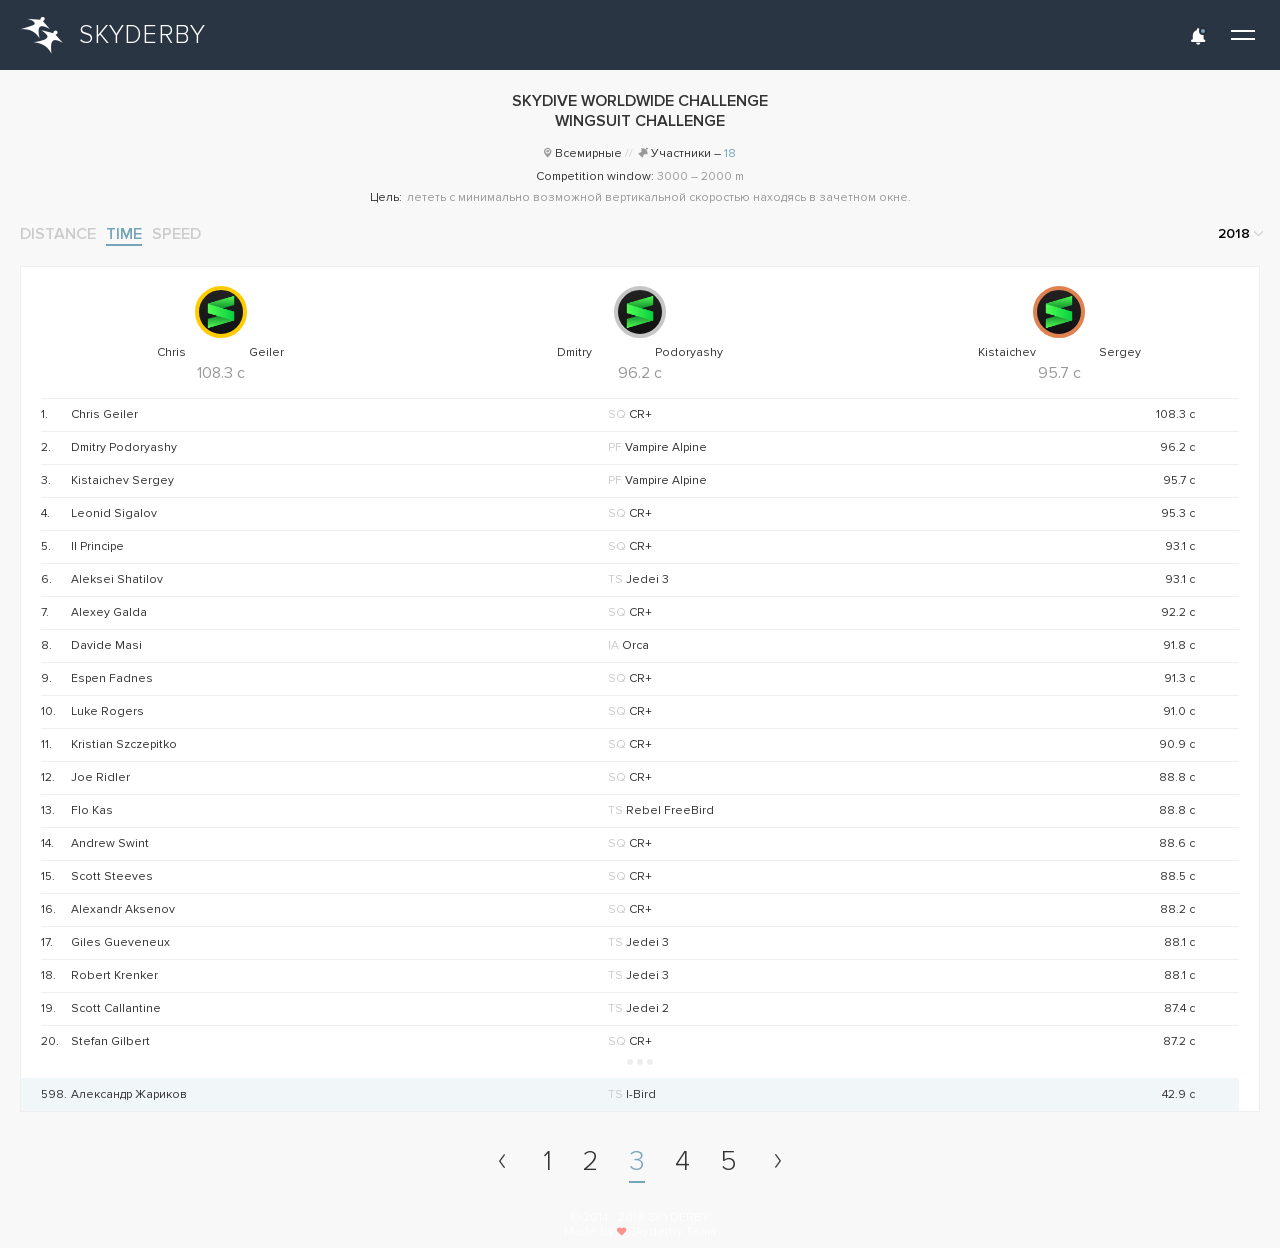
<file: public/_mobile/onlinePage.html>
<!DOCTYPE html>
<html>
  <head lang='ru'>
    <meta charset='utf-8'>
    <title>Онлайн соревнования // SkyDerby</title>
    <meta content='width=device-width, initial-scale=1, user-scalable=no' name='viewport'>
    <meta content='' name='description'>
    <meta content='' name='keywords'>
    <meta content='Russian' name='language'>
    <meta content='3' name='revisit-after'>
    <meta content='[sd]team' name='author'>
    <link href='../static/images/favicon.png' rel='shortcut icon'>
    <link href='../static/css/mobile.css' media='screen, projection' rel='stylesheet' type='text/css'>
    <script src='../static/jquery/mobile/online-page.min.js' type='text/javascript'></script>
  </head>
  <body class='on-line'>
    <header>
      <div class='head'>
        <a href='index.html'>
          <span>
            SkyDerby
          </span>
        </a>
        <div class='head_nav'>
          <a class='notif active' href='javascript:void(0);'></a>
          <a class='burger' href='javascript:void(0);'></a>
        </div>
      </div>
    </header>
    <div class='page_overlay'></div>
    <div class='menu'>
      <div class='menu_user'>
        <a class='menu_user_enter button blue' href='#'>Войти</a>
        <ul class='menu_user_nav'>
          <li>
            <a class='lang' href='#'>
              rus
            </a>
            <ul>
              <li>
                <a class='active' data-lang='rus' href='javascript:void(0);'>
                  Russian
                </a>
              </li>
              <li>
                <a data-lang='eng' href='javascript:void(0);'>
                  English
                </a>
              </li>
              <li>
                <a data-lang='det' href='javascript:void(0);'>
                  Deutsch
                </a>
              </li>
              <li>
                <a data-lang='spa' href='javascript:void(0);'>
                  Spainish
                </a>
              </li>
            </ul>
          </li>
          <li>
            <a class='close' href='#'></a>
          </li>
        </ul>
      </div>
      <ul class='menu_nav'>
        <li class='active'>
          <a class='dashboard' href='profilMain.html'>
            Dashboard
          </a>
        </li>
        <li>
          <a class='online' href='onlineMain.html'>
            Онлайн соревнования
          </a>
        </li>
        <li>
          <a class='competitions' href='eventMain.html'>
            Соревнования
          </a>
        </li>
        <li>
          <a class='track' href='#'>
            Треки
          </a>
        </li>
        <li>
          <a class='location' href='#'>
            Локации
          </a>
        </li>
        <li>
          <a class='suit' href='#'>
            Костюмы
          </a>
        </li>
        <li>
          <a class='about' href='#'>
            О проекте
          </a>
        </li>
        <li>
          <a class='add' href='javascript:void(0);'>
            Загрузить трек
          </a>
        </li>
      </ul>
      <a class='menu_registration button green' href='#'>Зарегистрироваться</a>
    </div>
    <div class='notification'>
      <div class='notification_title'>
        Новые уведомления
      </div>
      <div class='notification_wrapp'>
        <div class='notification_wrapp_item new'>
          <div class='notification_wrapp_item_img'>
            <img src='../static/images/avatar/skyderby.png'>
            <span class='label rss orange'></span>
          </div>
          <div class='notification_wrapp_item_content'>
            <p>
              <a class='name' href='#'>Skyderby</a>
              новости сайта
              <a href='#'>«На странице трэка появилась возможность...»</a>
            </p>
            <div class='notification_wrapp_item_content_date'>только что</div>
          </div>
        </div>
        <div class='notification_wrapp_item'>
          <div class='notification_wrapp_item_img'>
            <img src='../static/images/avatar/skyderby.png'>
            <span class='label star red'></span>
          </div>
          <div class='notification_wrapp_item_content'>
            <p>
              <a class='name' href='#'>Skyderby</a>
              пилот
              <a href='#'>«Александр Кунин»</a>
              обошел вас в категории
              <a href='#'>«Monosuit Time»</a>
            </p>
            <div class='notification_wrapp_item_content_date'>час назад</div>
          </div>
        </div>
        <div class='notification_wrapp_item'>
          <div class='notification_wrapp_item_img'>
            <img src='../static/images/avatar/airglide.png'>
            <span class='label plus green'></span>
          </div>
          <div class='notification_wrapp_item_content'>
            <p>
              <a class='name' href='#'>Airglide</a>
              создал новое соревнование
              <a href='#'>«Airglide Competition 2018»</a>
            </p>
            <div class='notification_wrapp_item_content_date'>3 часа назад</div>
          </div>
        </div>
        <div class='notification_wrapp_item cup'>
          <div class='notification_wrapp_item_img'>
            <img src='../static/images/avatar/cup_gold.png'>
          </div>
          <div class='notification_wrapp_item_content'>
            <p>
              <span class='name'>Поздравляем!</span>
              вы заняли первое место на
              <a href='#'>«BWS Cup 2017»</a>
            </p>
            <div class='notification_wrapp_item_content_date'>сегодня в 12:37</div>
          </div>
        </div>
        <div class='notification_wrapp_item'>
          <div class='notification_wrapp_item_img'>
            <img src='../static/images/avatar/phoenix-fly.png'>
            <span class='label plus green'></span>
          </div>
          <div class='notification_wrapp_item_content'>
            <p>
              <a class='name' href='#'>Phoenix-fly</a>
              добавил новый костюм
              <a href='#'>«Onesie»</a>
            </p>
            <div class='notification_wrapp_item_content_date'>вчера в 14:35</div>
          </div>
        </div>
        <div class='notification_wrapp_item'>
          <div class='notification_wrapp_item_img'>
            <img src='../static/images/avatar/skyderby.png'>
            <span class='label location aqua'></span>
          </div>
          <div class='notification_wrapp_item_content'>
            <p>
              <a class='name' href='#'>Skyderby</a>
              добавил новую дропзону
              <a href='#'>«DZ Крутицы»</a>
            </p>
            <div class='notification_wrapp_item_content_date'>6 дек в 19:51</div>
          </div>
        </div>
      </div>
    </div>
    <div class='section'>
      <div class='section_item'>
        <div class='section_item_head center'>
          <div class='section_item_head_title wrap'>
            Skydive Worldwide Challenge
            <br>
            Wingsuit Challenge
          </div>
          <div class='main_item_head_class'>
            <p>
              Всемирные
            </p>
            <p>
              Участники –
              <span>
                18
              </span>
            </p>
          </div>
          <div class='section_item_head_window'>
            Competition window:
            <span>
              3000 – 2000 m
            </span>
          </div>
          <div class='section_item_head_task'>
            Цель:
            <span>
              лететь с минимально возможной вертикальной скоростью находясь в зачетном окне.
            </span>
          </div>
          <ul class='section_item_head_nav select'>
            <li>
              <a href='#'>
                Distance
              </a>
            </li>
            <li>
              <a class='active' href='#'>
                Time
              </a>
            </li>
            <li>
              <a href='#'>
                Speed
              </a>
            </li>
            <li>
              <div class='select-control-default'>
                <select>
                  <option>2018</option>
                  <option>2017</option>
                  <option>2016</option>
                  <option>2015</option>
                </select>
              </div>
            </li>
          </ul>
        </div>
        <div class='page'>
          <div class='page_wrapp'>
            <div class='page_wrapp_leaders'>
              <a class='page_wrapp_leaders__item' href='track.html'>
                <div class='page_wrapp_leaders__item__img'>
                  <img src='../static/images/avatar/user.png'>
                </div>
                <div class='page_wrapp_leaders__item__name'>Chris Geiler</div>
                <div class='page_wrapp_leaders__item__result'>108.3 с</div>
              </a>
              <a class='page_wrapp_leaders__item' href='track.html'>
                <div class='page_wrapp_leaders__item__img'>
                  <img src='../static/images/avatar/user.png'>
                </div>
                <div class='page_wrapp_leaders__item__name'>Dmitry Podoryashy</div>
                <div class='page_wrapp_leaders__item__result'>96.2 с</div>
              </a>
              <a class='page_wrapp_leaders__item' href='track.html'>
                <div class='page_wrapp_leaders__item__img'>
                  <img src='../static/images/avatar/user.png'>
                </div>
                <div class='page_wrapp_leaders__item__name'>Kistaichev Sergey</div>
                <div class='page_wrapp_leaders__item__result'>95.7 с</div>
              </a>
            </div>
            <div class='page_wrapp_pilots'>
              <div class='table'>
                <a class='tr' href='track.html'>
                  <div class='td'>1.</div>
                  <div class='td'>Chris Geiler</div>
                  <div class='td'>
                    <span>SQ</span>
                    CR+
                  </div>
                  <div class='td'>108.3 с</div>
                </a>
                <a class='tr' href='track.html'>
                  <div class='td'>2.</div>
                  <div class='td'>Dmitry Podoryashy</div>
                  <div class='td'>
                    <span>PF</span>
                    Vampire Alpine
                  </div>
                  <div class='td'>96.2 с</div>
                </a>
                <a class='tr' href='track.html'>
                  <div class='td'>3.</div>
                  <div class='td'>Kistaichev Sergey</div>
                  <div class='td'>
                    <span>PF</span>
                    Vampire Alpine
                  </div>
                  <div class='td'>95.7 с</div>
                </a>
                <a class='tr' href='track.html'>
                  <div class='td'>4.</div>
                  <div class='td'>Leonid Sigalov</div>
                  <div class='td'>
                    <span>SQ</span>
                    CR+
                  </div>
                  <div class='td'>95.3 с</div>
                </a>
                <a class='tr' href='track.html'>
                  <div class='td'>5.</div>
                  <div class='td'>Il Principe</div>
                  <div class='td'>
                    <span>SQ</span>
                    CR+
                  </div>
                  <div class='td'>93.1 с</div>
                </a>
                <a class='tr' href='track.html'>
                  <div class='td'>6.</div>
                  <div class='td'>Aleksei Shatilov</div>
                  <div class='td'>
                    <span>TS</span>
                    Jedei 3
                  </div>
                  <div class='td'>93.1 с</div>
                </a>
                <a class='tr' href='track.html'>
                  <div class='td'>7.</div>
                  <div class='td'>Alexey Galda</div>
                  <div class='td'>
                    <span>SQ</span>
                    CR+
                  </div>
                  <div class='td'>92.2 с</div>
                </a>
                <a class='tr' href='track.html'>
                  <div class='td'>8.</div>
                  <div class='td'>Davide Masi</div>
                  <div class='td'>
                    <span>IA</span>
                    Orca
                  </div>
                  <div class='td'>91.8 с</div>
                </a>
                <a class='tr' href='track.html'>
                  <div class='td'>9.</div>
                  <div class='td'>Espen Fadnes</div>
                  <div class='td'>
                    <span>SQ</span>
                    CR+
                  </div>
                  <div class='td'>91.3 с</div>
                </a>
                <a class='tr' href='track.html'>
                  <div class='td'>10.</div>
                  <div class='td'>Luke Rogers</div>
                  <div class='td'>
                    <span>SQ</span>
                    CR+
                  </div>
                  <div class='td'>91.0 с</div>
                </a>
                <a class='tr' href='track.html'>
                  <div class='td'>11.</div>
                  <div class='td'>Kristian Szczepitko</div>
                  <div class='td'>
                    <span>SQ</span>
                    CR+
                  </div>
                  <div class='td'>90.9 с</div>
                </a>
                <a class='tr' href='track.html'>
                  <div class='td'>12.</div>
                  <div class='td'>Joe Ridler</div>
                  <div class='td'>
                    <span>SQ</span>
                    CR+
                  </div>
                  <div class='td'>88.8 с</div>
                </a>
                <a class='tr' href='track.html'>
                  <div class='td'>13.</div>
                  <div class='td'>Flo Kas</div>
                  <div class='td'>
                    <span>TS</span>
                    Rebel FreeBird
                  </div>
                  <div class='td'>88.8 с</div>
                </a>
                <a class='tr' href='track.html'>
                  <div class='td'>14.</div>
                  <div class='td'>Andrew Swint</div>
                  <div class='td'>
                    <span>SQ</span>
                    CR+
                  </div>
                  <div class='td'>88.6 с</div>
                </a>
                <a class='tr' href='track.html'>
                  <div class='td'>15.</div>
                  <div class='td'>Scott Steeves</div>
                  <div class='td'>
                    <span>SQ</span>
                    CR+
                  </div>
                  <div class='td'>88.5 с</div>
                </a>
                <a class='tr' href='track.html'>
                  <div class='td'>16.</div>
                  <div class='td'>Alexandr Aksenov</div>
                  <div class='td'>
                    <span>SQ</span>
                    CR+
                  </div>
                  <div class='td'>88.2 с</div>
                </a>
                <a class='tr' href='track.html'>
                  <div class='td'>17.</div>
                  <div class='td'>Giles Gueveneux</div>
                  <div class='td'>
                    <span>TS</span>
                    Jedei 3
                  </div>
                  <div class='td'>88.1 с</div>
                </a>
                <a class='tr' href='track.html'>
                  <div class='td'>18.</div>
                  <div class='td'>Robert Krenker</div>
                  <div class='td'>
                    <span>TS</span>
                    Jedei 3
                  </div>
                  <div class='td'>88.1 с</div>
                </a>
                <a class='tr' href='track.html'>
                  <div class='td'>19.</div>
                  <div class='td'>Scott Callantine</div>
                  <div class='td'>
                    <span>TS</span>
                    Jedei 2
                  </div>
                  <div class='td'>87.4 с</div>
                </a>
                <a class='tr' href='track.html'>
                  <div class='td'>20.</div>
                  <div class='td'>Stefan Gilbert</div>
                  <div class='td'>
                    <span>SQ</span>
                    CR+
                  </div>
                  <div class='td'>87.2 с</div>
                </a>
                <a class='tr you' href='track.html'>
                  <div class='td'>598.</div>
                  <div class='td'>Александр Жариков</div>
                  <div class='td'>
                    <span>TS</span>
                    I-Bird
                  </div>
                  <div class='td'>42.9 с</div>
                </a>
              </div>
            </div>
          </div>
        </div>
      </div>
      <div class='paginator'>
        <ul class='paginator_wrapp'>
          <li class='prev'>
            <span></span>
          </li>
          <li>
            <a href='#'>
              1
            </a>
          </li>
          <li>
            <a href='#'>
              2
            </a>
          </li>
          <li>
            <span>
              3
            </span>
          </li>
          <li>
            <a href='#'>
              4
            </a>
          </li>
          <li>
            <a href='#'>
              5
            </a>
          </li>
          <li class='next'>
            <a href='#'></a>
          </li>
        </ul>
      </div>
    </div>
    <footer>
      <p>© 2014 - 2018 SKYDERBY</p>
      <p>
        Made by
        <span class='icon'></span>
        Skyderby Team
      </p>
    </footer>
  </body>
</html>
</file>
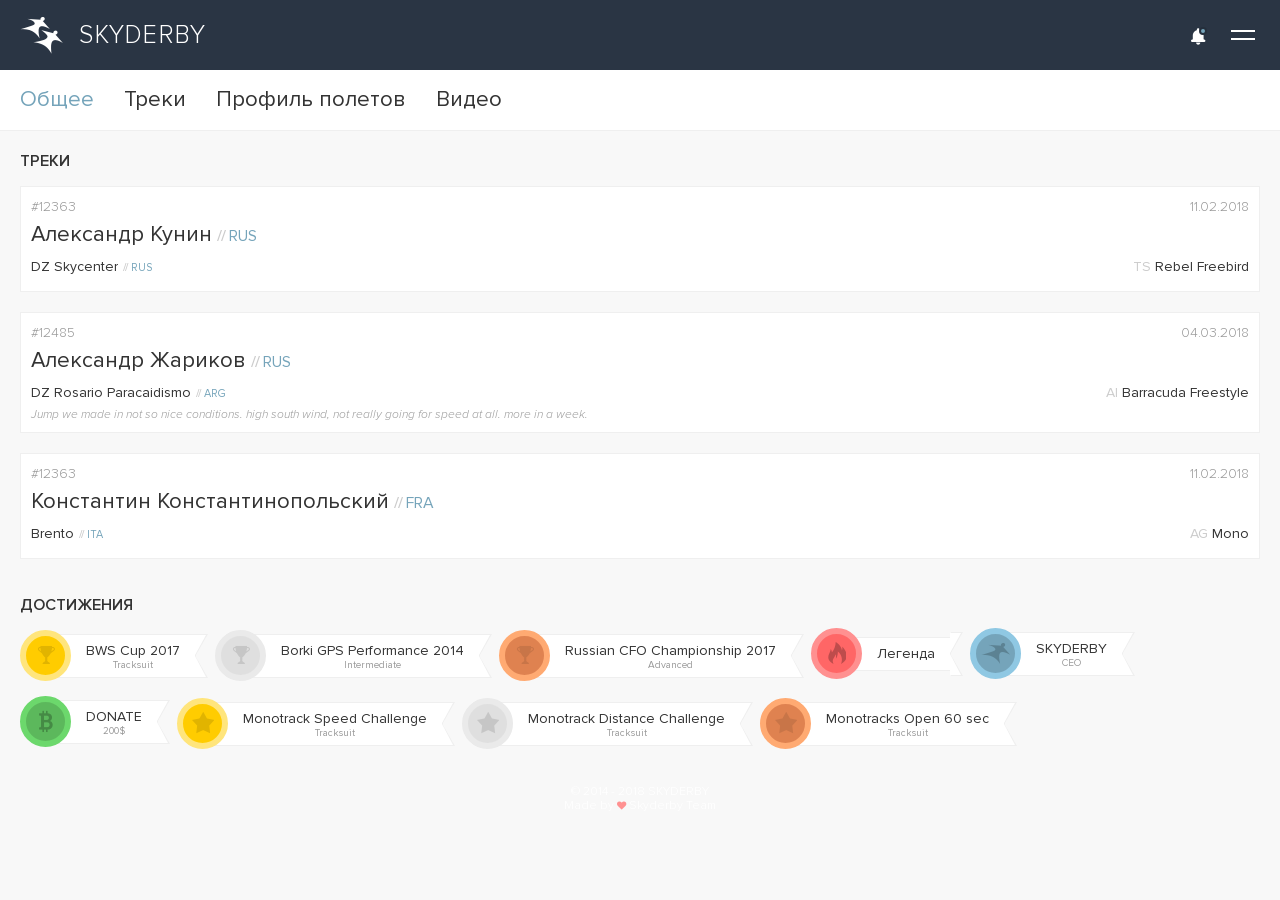
<file: public/_mobile/profilMain.html>
<!DOCTYPE html>
<html>
  <head lang='ru'>
    <meta charset='utf-8'>
    <title>Dashboard // SkyDerby</title>
    <meta content='width=device-width, initial-scale=1, user-scalable=no' name='viewport'>
    <meta content='' name='description'>
    <meta content='' name='keywords'>
    <meta content='Russian' name='language'>
    <meta content='3' name='revisit-after'>
    <meta content='[sd]team' name='author'>
    <link href='../static/images/favicon.png' rel='shortcut icon'>
    <link href='../static/css/mobile.css' media='screen, projection' rel='stylesheet' type='text/css'>
    <script src='../static/jquery/mobile/profil-main.min.js' type='text/javascript'></script>
  </head>
  <body class='profil'>
    <header>
      <div class='head'>
        <a href='index.html'>
          <span>
            SkyDerby
          </span>
        </a>
        <div class='head_nav'>
          <a class='notif active' href='javascript:void(0);'></a>
          <a class='burger' href='javascript:void(0);'></a>
        </div>
      </div>
    </header>
    <div class='page_overlay'></div>
    <div class='menu'>
      <div class='menu_user'>
        <a class='menu_user_enter button blue' href='#'>Войти</a>
        <ul class='menu_user_nav'>
          <li>
            <a class='lang' href='#'>
              rus
            </a>
            <ul>
              <li>
                <a class='active' data-lang='rus' href='javascript:void(0);'>
                  Russian
                </a>
              </li>
              <li>
                <a data-lang='eng' href='javascript:void(0);'>
                  English
                </a>
              </li>
              <li>
                <a data-lang='det' href='javascript:void(0);'>
                  Deutsch
                </a>
              </li>
              <li>
                <a data-lang='spa' href='javascript:void(0);'>
                  Spainish
                </a>
              </li>
            </ul>
          </li>
          <li>
            <a class='close' href='#'></a>
          </li>
        </ul>
      </div>
      <ul class='menu_nav'>
        <li class='active'>
          <a class='dashboard' href='profilMain.html'>
            Dashboard
          </a>
        </li>
        <li>
          <a class='online' href='onlineMain.html'>
            Онлайн соревнования
          </a>
        </li>
        <li>
          <a class='competitions' href='eventMain.html'>
            Соревнования
          </a>
        </li>
        <li>
          <a class='track' href='#'>
            Треки
          </a>
        </li>
        <li>
          <a class='location' href='#'>
            Локации
          </a>
        </li>
        <li>
          <a class='suit' href='#'>
            Костюмы
          </a>
        </li>
        <li>
          <a class='about' href='#'>
            О проекте
          </a>
        </li>
        <li>
          <a class='add' href='javascript:void(0);'>
            Загрузить трек
          </a>
        </li>
      </ul>
      <a class='menu_registration button green' href='#'>Зарегистрироваться</a>
    </div>
    <div class='notification'>
      <div class='notification_title'>
        Новые уведомления
      </div>
      <div class='notification_wrapp'>
        <div class='notification_wrapp_item new'>
          <div class='notification_wrapp_item_img'>
            <img src='../static/images/avatar/skyderby.png'>
            <span class='label rss orange'></span>
          </div>
          <div class='notification_wrapp_item_content'>
            <p>
              <a class='name' href='#'>Skyderby</a>
              новости сайта
              <a href='#'>«На странице трэка появилась возможность...»</a>
            </p>
            <div class='notification_wrapp_item_content_date'>только что</div>
          </div>
        </div>
        <div class='notification_wrapp_item'>
          <div class='notification_wrapp_item_img'>
            <img src='../static/images/avatar/skyderby.png'>
            <span class='label star red'></span>
          </div>
          <div class='notification_wrapp_item_content'>
            <p>
              <a class='name' href='#'>Skyderby</a>
              пилот
              <a href='#'>«Александр Кунин»</a>
              обошел вас в категории
              <a href='#'>«Monosuit Time»</a>
            </p>
            <div class='notification_wrapp_item_content_date'>час назад</div>
          </div>
        </div>
        <div class='notification_wrapp_item'>
          <div class='notification_wrapp_item_img'>
            <img src='../static/images/avatar/airglide.png'>
            <span class='label plus green'></span>
          </div>
          <div class='notification_wrapp_item_content'>
            <p>
              <a class='name' href='#'>Airglide</a>
              создал новое соревнование
              <a href='#'>«Airglide Competition 2018»</a>
            </p>
            <div class='notification_wrapp_item_content_date'>3 часа назад</div>
          </div>
        </div>
        <div class='notification_wrapp_item cup'>
          <div class='notification_wrapp_item_img'>
            <img src='../static/images/avatar/cup_gold.png'>
          </div>
          <div class='notification_wrapp_item_content'>
            <p>
              <span class='name'>Поздравляем!</span>
              вы заняли первое место на
              <a href='#'>«BWS Cup 2017»</a>
            </p>
            <div class='notification_wrapp_item_content_date'>сегодня в 12:37</div>
          </div>
        </div>
        <div class='notification_wrapp_item'>
          <div class='notification_wrapp_item_img'>
            <img src='../static/images/avatar/phoenix-fly.png'>
            <span class='label plus green'></span>
          </div>
          <div class='notification_wrapp_item_content'>
            <p>
              <a class='name' href='#'>Phoenix-fly</a>
              добавил новый костюм
              <a href='#'>«Onesie»</a>
            </p>
            <div class='notification_wrapp_item_content_date'>вчера в 14:35</div>
          </div>
        </div>
        <div class='notification_wrapp_item'>
          <div class='notification_wrapp_item_img'>
            <img src='../static/images/avatar/skyderby.png'>
            <span class='label location aqua'></span>
          </div>
          <div class='notification_wrapp_item_content'>
            <p>
              <a class='name' href='#'>Skyderby</a>
              добавил новую дропзону
              <a href='#'>«DZ Крутицы»</a>
            </p>
            <div class='notification_wrapp_item_content_date'>6 дек в 19:51</div>
          </div>
        </div>
      </div>
    </div>
    <div class='section'>
      <div class='section_header'>
        <div class='section_header_wrapp'>
          <ul class='section_header_nav'>
            <li class='active'>
              <a href='profilMain.html'>
                Общее
              </a>
            </li>
            <li>
              <a href='#'>
                Треки
              </a>
            </li>
            <li>
              <a gref='#'>
                Профиль полетов
              </a>
            </li>
            <li>
              <a href='#'>
                Видео
              </a>
            </li>
          </ul>
        </div>
      </div>
      <div class='section_item'>
        <div class='section_item_head'>
          <div class='section_item_head_title'>Треки</div>
        </div>
        <div class='track'>
          <div class='track_info'>
            <div class='track_info_number'>#12363</div>
            <div class='track_info_date'>11.02.2018</div>
          </div>
          <div class='track_pilot'>
            <div class='track_pilot_user'>Александр Кунин</div>
            <div class='track_pilot_country'>RUS</div>
          </div>
          <div class='track_wrapp'>
            <div class='track_wrapp_location'>
              <div class='track_wrapp_location_name'>DZ Skycenter</div>
              <div class='track_wrapp_location_country'>RUS</div>
            </div>
            <div class='track_wrapp_suit'>
              <span>TS</span>
              Rebel Freebird
            </div>
          </div>
          <div class='track_comments'></div>
        </div>
        <div class='track'>
          <div class='track_info'>
            <div class='track_info_number'>#12485</div>
            <div class='track_info_date'>04.03.2018</div>
          </div>
          <div class='track_pilot'>
            <div class='track_pilot_user'>Александр Жариков</div>
            <div class='track_pilot_country'>RUS</div>
          </div>
          <div class='track_wrapp'>
            <div class='track_wrapp_location'>
              <div class='track_wrapp_location_name'>DZ Rosario Paracaidismo</div>
              <div class='track_wrapp_location_country'>ARG</div>
            </div>
            <div class='track_wrapp_suit'>
              <span>AI</span>
              Barracuda Freestyle
            </div>
          </div>
          <div class='track_comments'>Jump we made in not so nice conditions. high south wind, not really going for speed at all. more in a week.</div>
        </div>
        <div class='track'>
          <div class='track_info'>
            <div class='track_info_number'>#12363</div>
            <div class='track_info_date'>11.02.2018</div>
          </div>
          <div class='track_pilot'>
            <div class='track_pilot_user'>Константин Константинопольский</div>
            <div class='track_pilot_country'>FRA</div>
          </div>
          <div class='track_wrapp'>
            <div class='track_wrapp_location'>
              <div class='track_wrapp_location_name'>Brento</div>
              <div class='track_wrapp_location_country'>ITA</div>
            </div>
            <div class='track_wrapp_suit'>
              <span>AG</span>
              Mono
            </div>
          </div>
          <div class='track_comments'></div>
        </div>
      </div>
      <div class='section_item'>
        <div class='section_item_head'>
          <div class='section_item_head_title'>Достижения</div>
        </div>
        <div class='progress gold'>
          <div class='progress_icon'></div>
          <div class='progress_text'>
            BWS Cup 2017
            <span>Tracksuit</span>
          </div>
          <div class='progress_top'></div>
          <div class='progress_bottom'></div>
        </div>
        <div class='progress silver'>
          <div class='progress_icon'></div>
          <div class='progress_text'>
            Borki GPS Performance 2014
            <span>Intermediate</span>
          </div>
          <div class='progress_top'></div>
          <div class='progress_bottom'></div>
        </div>
        <div class='progress bronze'>
          <div class='progress_icon'></div>
          <div class='progress_text'>
            Russian CFO Championship 2017
            <span>Advanced</span>
          </div>
          <div class='progress_top'></div>
          <div class='progress_bottom'></div>
        </div>
        <div class='progress legend one'>
          <div class='progress_icon'></div>
          <div class='progress_text'>Легенда</div>
          <div class='progress_top'></div>
          <div class='progress_bottom'></div>
        </div>
        <div class='progress skyderby'>
          <div class='progress_icon'></div>
          <div class='progress_text'>
            SKYDERBY
            <span>CEO</span>
          </div>
          <div class='progress_top'></div>
          <div class='progress_bottom'></div>
        </div>
        <div class='progress donate'>
          <div class='progress_icon'></div>
          <div class='progress_text'>
            DONATE
            <span>200$</span>
          </div>
          <div class='progress_top'></div>
          <div class='progress_bottom'></div>
        </div>
        <div class='progress gold online'>
          <div class='progress_icon'></div>
          <div class='progress_text'>
            Monotrack Speed Challenge
            <span>Tracksuit</span>
          </div>
          <div class='progress_top'></div>
          <div class='progress_bottom'></div>
        </div>
        <div class='progress silver online'>
          <div class='progress_icon'></div>
          <div class='progress_text'>
            Monotrack Distance Challenge
            <span>Tracksuit</span>
          </div>
          <div class='progress_top'></div>
          <div class='progress_bottom'></div>
        </div>
        <div class='progress bronze online'>
          <div class='progress_icon'></div>
          <div class='progress_text'>
            Monotracks Open 60 sec
            <span>Tracksuit</span>
          </div>
          <div class='progress_top'></div>
          <div class='progress_bottom'></div>
        </div>
      </div>
    </div>
    <footer>
      <p>© 2014 - 2018 SKYDERBY</p>
      <p>
        Made by
        <span class='icon'></span>
        Skyderby Team
      </p>
    </footer>
  </body>
</html>
</file>
<file: public/static/css/desktop.css>
@charset "UTF-8";
@font-face {
  font-family: "Proxima Nova Thin";
  src: url("../fonts/proxima-nova/ProximaNovaT-Thin.eot");
  src: url("../fonts/proxima-nova/ProximaNovaT-Thin.eot?#iefix") format("embedded-opentype"), url("../fonts/proxima-nova/ProximaNovaT-Thin.woff") format("woff"), url("../fonts/proxima-nova/ProximaNovaT-Thin.ttf") format("truetype"), url("../fonts/proxima-nova/ProximaNovaT-Thin.svg#ProximaNova-Thin") format("svg");
  font-weight: normal;
  font-style: normal; }

@font-face {
  font-family: "Proxima Nova Light";
  src: url("../fonts/proxima-nova/ProximaNova-Light.eot");
  src: url("../fonts/proxima-nova/ProximaNova-Light.eot?#iefix") format("embedded-opentype"), url("../fonts/proxima-nova/ProximaNova-Light.woff") format("woff"), url("../fonts/proxima-nova/ProximaNova-Light.ttf") format("truetype"), url("../fonts/proxima-nova/ProximaNova-Light.svg#ProximaNova-Light") format("svg");
  font-weight: normal;
  font-style: normal; }

@font-face {
  font-family: "Proxima Nova Regular";
  src: url("../fonts/proxima-nova/ProximaNova-Regular.eot");
  src: url("../fonts/proxima-nova/ProximaNova-Regular.eot?#iefix") format("embedded-opentype"), url("../fonts/proxima-nova/ProximaNova-Regular.woff") format("woff"), url("../fonts/proxima-nova/ProximaNova-Regular.ttf") format("truetype"), url("../fonts/proxima-nova/ProximaNova-Regular.svg#ProximaNova-Regular") format("svg");
  font-weight: normal;
  font-style: normal; }

@font-face {
  font-family: "Proxima Nova Semibold";
  src: url("../fonts/proxima-nova/ProximaNova-Semibold.eot");
  src: url("../fonts/proxima-nova/ProximaNova-Semibold.eot?#iefix") format("embedded-opentype"), url("../fonts/proxima-nova/ProximaNova-Semibold.woff") format("woff"), url("../fonts/proxima-nova/ProximaNova-Semibold.ttf") format("truetype"), url("../fonts/proxima-nova/ProximaNova-Semibold.svg#ProximaNova-Semibold") format("svg");
  font-weight: normal;
  font-style: normal; }

@font-face {
  font-family: "Proxima Nova Bold";
  src: url("../fonts/proxima-nova/ProximaNova-Bold.eot");
  src: url("../fonts/proxima-nova/ProximaNova-Bold.eot?#iefix") format("embedded-opentype"), url("../fonts/proxima-nova/ProximaNova-Bold.woff") format("woff"), url("../fonts/proxima-nova/ProximaNova-Bold.ttf") format("truetype"), url("../fonts/proxima-nova/ProximaNova-Bold.svg#ProximaNova-Bold") format("svg");
  font-weight: normal;
  font-style: normal; }

@font-face {
  font-family: "Proxima Nova Thin Italic";
  src: url("../fonts/proxima-nova/ProximaNova-ThinIt.eot");
  src: url("../fonts/proxima-nova/ProximaNova-ThinIt.eot?#iefix") format("embedded-opentype"), url("../fonts/proxima-nova/ProximaNova-ThinIt.woff") format("woff"), url("../fonts/proxima-nova/ProximaNova-ThinIt.ttf") format("truetype"), url("../fonts/proxima-nova/ProximaNova-ThinIt.svg#ProximaNova-ThinIt") format("svg");
  font-weight: normal;
  font-style: normal; }

@font-face {
  font-family: "Proxima Nova Light Italic";
  src: url("../fonts/proxima-nova/ProximaNova-LightIt.eot");
  src: url("../fonts/proxima-nova/ProximaNova-LightIt.eot?#iefix") format("embedded-opentype"), url("../fonts/proxima-nova/ProximaNova-LightIt.woff") format("woff"), url("../fonts/proxima-nova/ProximaNova-LightIt.ttf") format("truetype"), url("../fonts/proxima-nova/ProximaNova-LightIt.svg#ProximaNova-LightIt") format("svg");
  font-weight: normal;
  font-style: normal; }

@font-face {
  font-family: "Proxima Nova Regular Italic";
  src: url("../fonts/proxima-nova/ProximaNova-RegularIt.eot");
  src: url("../fonts/proxima-nova/ProximaNova-RegularIt.eot?#iefix") format("embedded-opentype"), url("../fonts/proxima-nova/ProximaNova-RegularIt.woff") format("woff"), url("../fonts/proxima-nova/ProximaNova-RegularIt.ttf") format("truetype"), url("../fonts/proxima-nova/ProximaNova-RegularIt.svg#ProximaNova-RegularIt") format("svg");
  font-weight: normal;
  font-style: normal; }

@font-face {
  font-family: "Proxima Nova Semibold Italic";
  src: url("../fonts/proxima-nova/ProximaNova-SemiboldIt.eot");
  src: url("../fonts/proxima-nova/ProximaNova-SemiboldIt.eot?#iefix") format("embedded-opentype"), url("../fonts/proxima-nova/ProximaNova-SemiboldIt.woff") format("woff"), url("../fonts/proxima-nova/ProximaNova-SemiboldIt.ttf") format("truetype"), url("../fonts/proxima-nova/ProximaNova-SemiboldIt.svg#ProximaNova-SemiboldIt") format("svg");
  font-weight: normal;
  font-style: normal; }

@font-face {
  font-family: "Proxima Nova Bold Italic";
  src: url("../fonts/proxima-nova/ProximaNova-BoldIt.eot");
  src: url("../fonts/proxima-nova/ProximaNova-BoldIt.eot?#iefix") format("embedded-opentype"), url("../fonts/proxima-nova/ProximaNova-BoldIt.woff") format("woff"), url("../fonts/proxima-nova/ProximaNova-BoldIt.ttf") format("truetype"), url("../fonts/proxima-nova/ProximaNova-BoldIt.svg#ProximaNova-BoldIt") format("svg");
  font-weight: normal;
  font-style: normal; }

@font-face {
  font-family: "Icon";
  src: url("../fonts/icon/icon.eot");
  src: url("../fonts/icon/icon.eot?#iefix") format("embedded-opentype"), url("../fonts/icon/icon.woff") format("woff"), url("../fonts/icon/icon.ttf") format("truetype"), url("../fonts/icon/icon.svg#icon") format("svg");
  font-weight: normal;
  font-style: normal; }

@media only screen and (max-width: 959px) {
  .container {
    width: 90%;
    margin: 0 auto; } }

@media only screen and (min-width: 960px) {
  .container {
    width: 960px;
    margin: 0 auto; } }

@media only screen and (min-width: 1201px) {
  .container {
    width: 1200px;
    margin: 0 auto; } }

/*!
 * OverlayScrollbars
 * https://github.com/KingSora/OverlayScrollbars
 *
 * Version: 1.2.2
 *
 * Copyright KingSora.
 * https://github.com/KingSora
 *
 * Released under the MIT license.
 * Date: 23.01.2018
 */
/*
OVERLAY SCROLLBARS CORE:
*/
html.os-html,
html.os-html > .os-host {
  display: block;
  overflow: hidden;
  box-sizing: border-box;
  height: 100% !important;
  width: 100% !important;
  min-width: 100% !important;
  min-height: 100% !important;
  margin: 0 !important;
  position: absolute !important;
  /* could be position: fixed; but it causes issues on iOS (-webkit-overflow-scrolling: touch) */ }

html.os-html > .os-host > .os-padding {
  position: absolute;
  /* could be position: fixed; but it causes issues on iOS (-webkit-overflow-scrolling: touch) */ }

body.os-dragging,
body.os-dragging * {
  cursor: default; }

.os-host,
.os-host-textarea {
  position: relative;
  overflow: visible !important; }

#hs-dummy-scrollbar-size {
  position: fixed;
  opacity: 0;
  -ms-filter: 'progid:DXImageTransform.Microsoft.Alpha(Opacity=0)';
  visibility: hidden;
  overflow: scroll;
  height: 500px;
  width: 500px; }

#hs-dummy-scrollbar-size,
.os-viewport {
  -ms-overflow-style: scrollbar !important; }

.os-viewport-native-scrollbars-invisible#hs-dummy-scrollbar-size::-webkit-scrollbar,
.os-viewport-native-scrollbars-invisible.os-viewport::-webkit-scrollbar,
.os-viewport-native-scrollbars-invisible#hs-dummy-scrollbar-size::-webkit-scrollbar-corner,
.os-viewport-native-scrollbars-invisible.os-viewport::-webkit-scrollbar-corner {
  display: none !important;
  width: 0px !important;
  height: 0px !important;
  visibility: hidden !important;
  background: transparent !important; }

.os-content-glue {
  max-height: 100%;
  max-width: 100%;
  width: 100%;
  pointer-events: none; }

.os-padding {
  direction: inherit;
  position: absolute;
  overflow: visible;
  padding: 0;
  margin: 0;
  left: 0;
  top: 0;
  bottom: 0;
  right: 0;
  width: auto !important;
  height: auto !important;
  z-index: 1; }

.os-host-overflow > .os-padding {
  overflow: hidden; }

.os-viewport {
  direction: inherit !important;
  box-sizing: inherit !important;
  resize: none !important;
  position: absolute;
  overflow: hidden;
  top: 0;
  left: 0;
  bottom: 0;
  right: 0;
  padding: 0;
  margin: 0;
  -webkit-overflow-scrolling: touch; }

.os-content-arrange {
  position: absolute;
  z-index: -1;
  min-height: 1px;
  min-width: 1px;
  pointer-events: none; }

.os-content {
  direction: inherit;
  box-sizing: border-box !important;
  position: relative;
  display: block;
  height: 100%;
  width: 100%;
  height: 100%;
  width: 100%;
  visibility: visible; }

.os-host-textarea > .os-padding > .os-content {
  overflow: hidden !important; }

.os-content > .os-textarea {
  direction: inherit !important;
  float: none !important;
  margin: 0 !important;
  max-height: none !important;
  max-width: none !important;
  border: none !important;
  border-radius: 0px !important;
  background: transparent !important;
  outline: 0px none transparent !important;
  overflow: hidden !important;
  resize: none !important;
  position: absolute !important;
  top: 0 !important;
  left: 0 !important;
  z-index: 1;
  padding: 0px; }

.os-host-rtl > .os-padding > .os-viewport > .os-content > .os-textarea {
  right: 0 !important; }

.os-content > .os-textarea-cover {
  z-index: -1;
  pointer-events: none; }

.os-content > .os-textarea[wrap='off'] {
  white-space: pre !important;
  margin: 0px !important; }

.os-text-inherit {
  font-family: inherit;
  font-size: inherit;
  font-weight: inherit;
  font-style: inherit;
  font-variant: inherit;
  text-transform: inherit;
  text-decoration: inherit;
  text-indent: inherit;
  text-align: inherit;
  text-shadow: inherit;
  text-overflow: inherit;
  letter-spacing: inherit;
  word-spacing: inherit;
  line-height: inherit;
  unicode-bidi: inherit;
  direction: inherit;
  color: inherit;
  cursor: text; }

.os-resize-observer,
.os-resize-observer-host {
  box-sizing: inherit;
  display: block;
  opacity: 0;
  position: absolute;
  top: 0;
  left: 0;
  height: 100%;
  width: 100%;
  overflow: hidden;
  pointer-events: none;
  z-index: -1; }

.os-resize-observer-host {
  padding: inherit;
  border: inherit;
  border-color: transparent;
  border-style: solid;
  box-sizing: border-box; }

.os-resize-observer-host:after {
  content: ''; }

.os-resize-observer-host > .os-resize-observer,
.os-resize-observer-host:after {
  height: 200%;
  width: 200%;
  padding: inherit;
  border: inherit;
  margin: 0px;
  display: block;
  box-sizing: content-box; }

.os-resize-observer.observed,
object.os-resize-observer {
  box-sizing: border-box !important; }

.os-size-auto-observer {
  box-sizing: inherit !important;
  height: 100%;
  width: inherit;
  max-width: 1px;
  position: relative;
  float: left;
  max-height: 1px;
  margin-top: -1px;
  overflow: hidden;
  z-index: -1;
  padding: 0;
  margin: 0;
  pointer-events: none; }

.os-size-auto-observer > .os-resize-observer {
  width: 1000%;
  height: 1000%;
  min-height: 1px;
  min-width: 1px; }

.os-resize-observer-item {
  position: absolute;
  top: 0;
  right: 0;
  bottom: 0;
  left: 0;
  overflow: hidden;
  z-index: -1;
  opacity: 0;
  direction: ltr !important;
  -webkit-box-flex: 0 !important;
  -ms-flex: none !important;
  flex: none !important; }

.os-resize-observer-item-final {
  position: absolute;
  left: 0;
  top: 0;
  -webkit-transition: none !important;
  transition: none !important;
  -webkit-box-flex: 0 !important;
  -ms-flex: none !important;
  flex: none !important; }

.os-resize-observer {
  -webkit-animation-duration: 0.001s;
  animation-duration: 0.001s;
  -webkit-animation-name: hs-resize-observer-dummy-animation;
  animation-name: hs-resize-observer-dummy-animation; }

/*
CUSTOM SCROLLBARS AND CORNER CORE:
*/
.os-host-transition > .os-scrollbar,
.os-host-transition > .os-scrollbar-corner {
  -webkit-transition: opacity 0.3s, visibility 0.3s, top 0.3s, right 0.3s, bottom 0.3s, left 0.3s;
  transition: opacity 0.3s, visibility 0.3s, top 0.3s, right 0.3s, bottom 0.3s, left 0.3s; }

html.os-html > .os-host > .os-scrollbar {
  position: absolute;
  /* could be position: fixed; but it causes issues on iOS (-webkit-overflow-scrolling: touch) */
  z-index: 999999;
  /* highest z-index of the page */ }

.os-scrollbar,
.os-scrollbar-corner {
  position: absolute;
  opacity: 1;
  -ms-filter: 'progid:DXImageTransform.Microsoft.Alpha(Opacity=100)';
  z-index: 1; }

.os-scrollbar-corner {
  bottom: 0;
  right: 0; }

.os-scrollbar {
  pointer-events: none; }

.os-scrollbar-track {
  pointer-events: auto;
  position: relative;
  height: 100%;
  width: 100%;
  padding: 0 !important;
  border: none !important; }

.os-scrollbar-handle {
  pointer-events: auto;
  position: absolute;
  width: 100%;
  height: 100%; }

.os-scrollbar-handle-off,
.os-scrollbar-track-off {
  pointer-events: none; }

.os-scrollbar.os-scrollbar-unusable,
.os-scrollbar.os-scrollbar-unusable * {
  pointer-events: none !important; }

.os-scrollbar.os-scrollbar-unusable .os-scrollbar-handle {
  opacity: 0 !important; }

.os-scrollbar-horizontal {
  bottom: 0;
  left: 0; }

.os-scrollbar-vertical {
  top: 0;
  right: 0; }

.os-host-rtl > .os-scrollbar-horizontal {
  right: 0; }

.os-host-rtl > .os-scrollbar-vertical {
  right: auto;
  left: 0; }

.os-host-rtl > .os-scrollbar-corner {
  right: auto;
  left: 0; }

.os-scrollbar-auto-hidden,
.os-padding + .os-scrollbar-corner,
.os-host-resize-disabled.os-host-scrollbar-horizontal-hidden > .os-scrollbar-corner,
.os-host-scrollbar-horizontal-hidden > .os-scrollbar-horizontal,
.os-host-resize-disabled.os-host-scrollbar-vertical-hidden > .os-scrollbar-corner,
.os-host-scrollbar-vertical-hidden > .os-scrollbar-vertical,
.os-scrollbar-horizontal.os-scrollbar-auto-hidden + .os-scrollbar-vertical + .os-scrollbar-corner,
.os-scrollbar-horizontal + .os-scrollbar-vertical.os-scrollbar-auto-hidden + .os-scrollbar-corner,
.os-scrollbar-horizontal.os-scrollbar-auto-hidden + .os-scrollbar-vertical.os-scrollbar-auto-hidden + .os-scrollbar-corner {
  opacity: 0;
  visibility: hidden;
  pointer-events: none; }

.os-scrollbar-corner-resize-both {
  cursor: nwse-resize; }

.os-host-rtl > .os-scrollbar-corner-resize-both {
  cursor: nesw-resize; }

.os-scrollbar-corner-resize-horizontal {
  cursor: ew-resize; }

.os-scrollbar-corner-resize-vertical {
  cursor: ns-resize; }

.os-dragging .os-scrollbar-corner.os-scrollbar-corner-resize {
  cursor: default; }

.os-host-resize-disabled.os-host-scrollbar-horizontal-hidden > .os-scrollbar-vertical {
  top: 0;
  bottom: 0; }

.os-host-resize-disabled.os-host-scrollbar-vertical-hidden > .os-scrollbar-horizontal {
  right: 0;
  left: 0; }

.os-scrollbar:hover,
.os-scrollbar-corner.os-scrollbar-corner-resize {
  opacity: 1 !important;
  visibility: visible !important; }

.os-scrollbar-corner.os-scrollbar-corner-resize {
  background-image: url([data-uri]);
  background-repeat: no-repeat;
  background-position: 100% 100%;
  pointer-events: auto !important; }

.os-host-rtl > .os-scrollbar-corner.os-scrollbar-corner-resize {
  -webkit-transform: scale(-1, 1);
  transform: scale(-1, 1); }

.os-host-overflow {
  overflow: hidden !important; }

@-webkit-keyframes hs-resize-observer-dummy-animation {
  from {
    z-index: 0; }
  to {
    z-index: -1; } }

@keyframes hs-resize-observer-dummy-animation {
  from {
    z-index: 0; }
  to {
    z-index: -1; } }

/*
THEMES:
*/
/* NONE THEME: */
.os-theme-none > .os-scrollbar-horizontal,
.os-theme-none > .os-scrollbar-vertical,
.os-theme-none > .os-scrollbar-corner {
  display: none !important; }

.os-theme-none > .os-scrollbar-corner-resize {
  display: block !important;
  min-width: 10px;
  min-height: 10px; }

/* DARK & LIGHT THEME: */
.os-theme-dark > .os-scrollbar-horizontal,
.os-theme-light > .os-scrollbar-horizontal {
  right: 10px;
  height: 10px; }

.os-theme-dark > .os-scrollbar-vertical,
.os-theme-light > .os-scrollbar-vertical {
  bottom: 10px;
  width: 10px; }

.os-theme-dark.os-host-rtl > .os-scrollbar-horizontal,
.os-theme-light.os-host-rtl > .os-scrollbar-horizontal {
  left: 10px;
  right: 0; }

.os-theme-dark > .os-scrollbar-corner,
.os-theme-light > .os-scrollbar-corner {
  height: 10px;
  width: 10px; }

.os-theme-dark > .os-scrollbar-corner,
.os-theme-light > .os-scrollbar-corner {
  background-color: transparent; }

.os-theme-dark > .os-scrollbar,
.os-theme-light > .os-scrollbar {
  padding: 2px;
  box-sizing: border-box;
  background: transparent; }

.os-theme-dark > .os-scrollbar.os-scrollbar-unusable,
.os-theme-light > .os-scrollbar.os-scrollbar-unusable {
  background: transparent; }

.os-theme-dark > .os-scrollbar > .os-scrollbar-track,
.os-theme-light > .os-scrollbar > .os-scrollbar-track {
  background: transparent; }

.os-theme-dark > .os-scrollbar-horizontal > .os-scrollbar-track > .os-scrollbar-handle,
.os-theme-light > .os-scrollbar-horizontal > .os-scrollbar-track > .os-scrollbar-handle {
  min-width: 30px; }

.os-theme-dark > .os-scrollbar-vertical > .os-scrollbar-track > .os-scrollbar-handle,
.os-theme-light > .os-scrollbar-vertical > .os-scrollbar-track > .os-scrollbar-handle {
  min-height: 30px; }

.os-theme-dark > .os-scrollbar > .os-scrollbar-track > .os-scrollbar-handle,
.os-theme-light > .os-scrollbar > .os-scrollbar-track > .os-scrollbar-handle {
  border-radius: 11px;
  opacity: .4; }

.os-theme-dark > .os-scrollbar > .os-scrollbar-track > .os-scrollbar-handle {
  background: #000; }

.os-theme-light > .os-scrollbar > .os-scrollbar-track > .os-scrollbar-handle {
  background: #fff; }

.os-theme-dark.os-host-transition > .os-scrollbar > .os-scrollbar-track > .os-scrollbar-handle,
.os-theme-light.os-host-transition > .os-scrollbar > .os-scrollbar-track > .os-scrollbar-handle {
  -webkit-transition: opacity 0.3s;
  transition: opacity 0.3s; }

.os-theme-dark > .os-scrollbar:hover > .os-scrollbar-track > .os-scrollbar-handle,
.os-theme-light > .os-scrollbar:hover > .os-scrollbar-track > .os-scrollbar-handle {
  opacity: .55; }

.os-theme-dark > .os-scrollbar > .os-scrollbar-track > .os-scrollbar-handle.active,
.os-theme-light > .os-scrollbar > .os-scrollbar-track > .os-scrollbar-handle.active {
  opacity: .7; }

.os-theme-dark > .os-scrollbar-horizontal .os-scrollbar-handle:before,
.os-theme-dark > .os-scrollbar-vertical .os-scrollbar-handle:before,
.os-theme-light > .os-scrollbar-horizontal .os-scrollbar-handle:before,
.os-theme-light > .os-scrollbar-vertical .os-scrollbar-handle:before {
  content: '';
  position: absolute;
  left: 0;
  right: 0;
  top: 0;
  bottom: 0;
  display: block; }

.os-theme-dark.os-host-scrollbar-horizontal-hidden > .os-scrollbar-horizontal .os-scrollbar-handle:before,
.os-theme-dark.os-host-scrollbar-vertical-hidden > .os-scrollbar-vertical .os-scrollbar-handle:before,
.os-theme-light.os-host-scrollbar-horizontal-hidden > .os-scrollbar-horizontal .os-scrollbar-handle:before,
.os-theme-light.os-host-scrollbar-vertical-hidden > .os-scrollbar-vertical .os-scrollbar-handle:before {
  display: none; }

.os-theme-dark > .os-scrollbar-horizontal .os-scrollbar-handle:before,
.os-theme-light > .os-scrollbar-horizontal .os-scrollbar-handle:before {
  top: -6px;
  bottom: -2px; }

.os-theme-dark > .os-scrollbar-vertical .os-scrollbar-handle:before,
.os-theme-light > .os-scrollbar-vertical .os-scrollbar-handle:before {
  left: -6px;
  right: -2px; }

.os-host-rtl.os-theme-dark > .os-scrollbar-vertical .os-scrollbar-handle:before,
.os-host-rtl.os-theme-light > .os-scrollbar-vertical .os-scrollbar-handle:before {
  right: -6px;
  left: -2px; }

/*
os-theme-thin-light
*/
.os-theme-thin-light > .os-scrollbar-horizontal {
  right: 14px;
  height: 14px;
  padding: 0px 6px; }

.os-theme-thin-light > .os-scrollbar-vertical {
  bottom: 14px;
  width: 6px;
  padding: 6px 0px; }

.os-theme-thin-light.os-host-rtl > .os-scrollbar-horizontal {
  left: 14px;
  right: 0; }

.os-theme-thin-light > .os-scrollbar-corner {
  height: 14px;
  width: 14px;
  background-color: transparent; }

.os-theme-thin-light > .os-scrollbar > .os-scrollbar-track {
  background: transparent; }

.os-theme-thin-light > .os-scrollbar-horizontal > .os-scrollbar-track:before,
.os-theme-thin-light > .os-scrollbar-vertical > .os-scrollbar-track:before {
  content: '';
  display: block;
  position: absolute;
  background: rgba(255, 255, 255, 0.15); }

.os-theme-thin-light > .os-scrollbar-horizontal > .os-scrollbar-track:before,
.os-theme-thin-light > .os-scrollbar-horizontal > .os-scrollbar-track > .os-scrollbar-handle:before {
  left: 0;
  right: 0;
  height: 2px;
  top: 50%;
  margin-top: -1px; }

.os-theme-thin-light > .os-scrollbar-vertical > .os-scrollbar-track:before,
.os-theme-thin-light > .os-scrollbar-vertical > .os-scrollbar-track > .os-scrollbar-handle:before {
  top: 0;
  bottom: 0;
  width: 2px;
  left: 50%;
  margin-left: -1px; }

.os-theme-thin-light > .os-scrollbar > .os-scrollbar-track > .os-scrollbar-handle:before {
  content: '';
  display: block;
  position: absolute;
  background: rgba(255, 255, 255, 0.5);
  border-radius: 10px; }

.os-theme-thin-light > .os-scrollbar-horizontal > .os-scrollbar-track > .os-scrollbar-handle:hover:before,
.os-theme-thin-light > .os-scrollbar-horizontal > .os-scrollbar-track > .os-scrollbar-handle.active:before {
  height: 4px;
  margin-top: -2px; }

.os-theme-thin-light > .os-scrollbar-vertical > .os-scrollbar-track > .os-scrollbar-handle:hover:before,
.os-theme-thin-light > .os-scrollbar-vertical > .os-scrollbar-track > .os-scrollbar-handle.active:before {
  width: 4px;
  margin-left: -2px; }

.os-theme-thin-light > .os-scrollbar-horizontal > .os-scrollbar-track > .os-scrollbar-handle:hover:before,
.os-theme-thin-light > .os-scrollbar-vertical > .os-scrollbar-track > .os-scrollbar-handle:hover:before {
  background: rgba(255, 255, 255, 0.7); }

.os-theme-thin-light > .os-scrollbar-horizontal > .os-scrollbar-track > .os-scrollbar-handle.active:before,
.os-theme-thin-light > .os-scrollbar-vertical > .os-scrollbar-track > .os-scrollbar-handle.active:before {
  background: #fff; }

.os-theme-thin-light > .os-scrollbar-horizontal > .os-scrollbar-track > .os-scrollbar-handle {
  height: 100%;
  min-width: 30px; }

.os-theme-thin-light > .os-scrollbar-vertical > .os-scrollbar-track > .os-scrollbar-handle {
  width: 100%;
  min-height: 30px; }

.os-theme-thin-light.os-host-transition > .os-scrollbar-horizontal > .os-scrollbar-track > .os-scrollbar-handle:before {
  transition: height 0.3s, margin-top 0.3s, background 0.2s; }

.os-theme-thin-light.os-host-transition > .os-scrollbar-vertical > .os-scrollbar-track > .os-scrollbar-handle:before {
  transition: width 0.3s, margin-left 0.3s, background 0.2s; }

/*
os-theme-thin-dark
*/
.os-theme-thin-dark > .os-scrollbar-horizontal {
  right: 14px;
  height: 14px;
  padding: 0px 6px; }

.os-theme-thin-dark > .os-scrollbar-vertical {
  bottom: 14px;
  width: 6px;
  padding: 6px 0px; }

.os-theme-thin-dark.os-host-rtl > .os-scrollbar-horizontal {
  left: 14px;
  right: 0; }

.os-theme-thin-dark > .os-scrollbar-corner {
  height: 14px;
  width: 14px;
  background-color: transparent; }

.os-theme-thin-dark > .os-scrollbar > .os-scrollbar-track {
  background: transparent; }

.os-theme-thin-dark > .os-scrollbar-horizontal > .os-scrollbar-track:before,
.os-theme-thin-dark > .os-scrollbar-vertical > .os-scrollbar-track:before {
  content: '';
  display: block;
  position: absolute;
  background: rgba(0, 0, 0, 0.1); }

.os-theme-thin-dark > .os-scrollbar-horizontal > .os-scrollbar-track:before,
.os-theme-thin-dark > .os-scrollbar-horizontal > .os-scrollbar-track > .os-scrollbar-handle:before {
  left: 0;
  right: 0;
  height: 2px;
  top: 50%;
  margin-top: -1px; }

.os-theme-thin-dark > .os-scrollbar-vertical > .os-scrollbar-track:before,
.os-theme-thin-dark > .os-scrollbar-vertical > .os-scrollbar-track > .os-scrollbar-handle:before {
  top: 0;
  bottom: 0;
  width: 2px;
  left: 50%;
  margin-left: -1px; }

.os-theme-thin-dark > .os-scrollbar > .os-scrollbar-track > .os-scrollbar-handle:before {
  content: '';
  display: block;
  position: absolute;
  background: rgba(0, 0, 0, 0.2);
  border-radius: 10px; }

.os-theme-thin-dark > .os-scrollbar-horizontal > .os-scrollbar-track > .os-scrollbar-handle:hover:before,
.os-theme-thin-dark > .os-scrollbar-horizontal > .os-scrollbar-track > .os-scrollbar-handle.active:before {
  height: 4px;
  margin-top: -2px; }

.os-theme-thin-dark > .os-scrollbar-vertical > .os-scrollbar-track > .os-scrollbar-handle:hover:before,
.os-theme-thin-dark > .os-scrollbar-vertical > .os-scrollbar-track > .os-scrollbar-handle.active:before {
  width: 4px;
  margin-left: -2px; }

.os-theme-thin-dark > .os-scrollbar-horizontal > .os-scrollbar-track > .os-scrollbar-handle:hover:before,
.os-theme-thin-dark > .os-scrollbar-vertical > .os-scrollbar-track > .os-scrollbar-handle:hover:before {
  background: rgba(255, 255, 255, 0.7); }

.os-theme-thin-dark > .os-scrollbar-horizontal > .os-scrollbar-track > .os-scrollbar-handle.active:before,
.os-theme-thin-dark > .os-scrollbar-vertical > .os-scrollbar-track > .os-scrollbar-handle.active:before {
  background: #fff; }

.os-theme-thin-dark > .os-scrollbar-horizontal > .os-scrollbar-track > .os-scrollbar-handle {
  height: 100%;
  min-width: 30px; }

.os-theme-thin-dark > .os-scrollbar-vertical > .os-scrollbar-track > .os-scrollbar-handle {
  width: 100%;
  min-height: 30px; }

.os-theme-thin-dark.os-host-transition > .os-scrollbar-horizontal > .os-scrollbar-track > .os-scrollbar-handle:before {
  transition: height 0.3s, margin-top 0.3s, background 0.2s; }

.os-theme-thin-dark.os-host-transition > .os-scrollbar-vertical > .os-scrollbar-track > .os-scrollbar-handle:before {
  transition: width 0.3s, margin-left 0.3s, background 0.2s; }

/* ERIC MEYER RESET
================================================== */
html, body {
  margin: 0;
  padding: 0; }

h1, h2, h3, h4, h5, h6, p, blockquote, pre, a, abbr, acronym, address, cite, code, del, dfn, em, img, q, s, samp, small, strike, strong, sub, sup, tt, var, dd, dl, dt, li, ol, ul, fieldset, form, label, legend, button, table, caption, tbody, tfoot, thead, tr, th, td {
  margin: 0;
  padding: 0;
  border: 0;
  font-weight: normal;
  font-style: normal;
  font-size: 100%;
  line-height: 1;
  font-family: inherit; }

ol, ul {
  list-style: none; }

q:before, q:after, blockquote:before, blockquote:after {
  content: ""; }

html {
  font-size: 100%;
  -webkit-text-size-adjust: 100%;
  -ms-text-size-adjust: 100%; }

a:focus {
  outline: 0; }

a:hover,
a:active {
  outline: 0; }

article,
aside,
details,
figcaption,
figure,
footer,
header,
hgroup,
nav,
section {
  display: block; }

audio,
canvas,
video {
  display: inline-block;
  *display: inline;
  *zoom: 1; }

audio:not([controls]) {
  display: none; }

sub,
sup {
  font-size: 75%;
  line-height: 0;
  position: relative;
  vertical-align: baseline; }

sup {
  top: -0.5em; }

sub {
  bottom: -0.25em; }

img {
  border: 0;
  -ms-interpolation-mode: bicubic; }

button,
input,
select,
textarea {
  font-size: 100%;
  margin: 0;
  vertical-align: baseline;
  *vertical-align: middle; }

button,
input {
  line-height: normal;
  *overflow: visible; }

button::-moz-focus-inner,
input::-moz-focus-inner {
  border: 0;
  padding: 0; }

button,
input[type="button"],
input[type="reset"],
input[type="submit"] {
  cursor: pointer;
  -webkit-appearance: button; }

input[type="search"] {
  -webkit-appearance: textfield;
  -webkit-box-sizing: content-box;
  -moz-box-sizing: content-box;
  box-sizing: content-box; }

input[type="search"]::-webkit-search-decoration {
  -webkit-appearance: none; }

textarea {
  overflow: auto;
  vertical-align: top; }

* {
  padding: 0;
  margin: 0;
  outline: none; }

body {
  color: #333333;
  font-family: "Proxima Nova Light";
  background: #f8f8f8;
  -webkit-font-smoothing: antialiased;
  -webkit-text-size-adjust: 100%; }

::selection {
  color: #fff;
  background: #333333; }

::-moz-selection {
  color: #fff;
  background: #333333; }

::-webkit-selection {
  color: #fff;
  background: #333333; }

a[href^="http://savefrom.net/"] {
  display: none !important; }

.profil .progress {
  display: inline-flex;
  align-items: center;
  position: relative;
  margin: 0 15px 15px 0; }
  @media only screen and (max-width: 959px) {
    .profil .progress_text {
      max-width: 200px;
      white-space: nowrap;
      overflow: hidden; } }
  .profil .progress_icon {
    width: 39px;
    height: 39px;
    background: #000;
    border: 6px solid #333333;
    border-radius: 100%;
    display: flex;
    justify-content: center;
    align-items: center;
    z-index: 1; }
    .profil .progress_icon:before {
      font-family: "Icon";
      height: 23px;
      overflow: hidden; }
  .profil .progress_text {
    color: #333333;
    font: 14px/18px "Proxima Nova Regular";
    padding: 7px 15px 7px 29px;
    margin-left: -15px;
    display: flex;
    flex-direction: column;
    align-items: center;
    border: 1px solid #efefef;
    background: #fff;
    position: relative;
    z-index: 0; }
    .profil .progress_text span {
      color: #999999;
      font: 10px/10px "Proxima Nova Regular"; }
  .profil .progress_top:before {
    content: '';
    width: 0;
    height: 0;
    border-style: solid;
    border-width: 21px 12px 0 0;
    border-color: #efefef transparent transparent transparent;
    position: absolute;
    top: 4px;
    right: -12px;
    z-index: 1; }
  .profil .progress_top:after {
    content: '';
    width: 0;
    height: 0;
    border-style: solid;
    border-width: 20px 11px 0 0;
    border-color: #fff transparent transparent transparent;
    position: absolute;
    top: 5px;
    right: -10px;
    z-index: 1; }
  .profil .progress_bottom:before {
    content: '';
    width: 0;
    height: 0;
    border-style: solid;
    border-width: 21px 0 0 12px;
    border-color: transparent transparent transparent #efefef;
    position: absolute;
    bottom: 3px;
    right: -12px;
    z-index: 1; }
  .profil .progress_bottom:after {
    content: '';
    width: 0;
    height: 0;
    border-style: solid;
    border-width: 21px 0 0 11px;
    border-color: transparent transparent transparent #fff;
    position: absolute;
    bottom: 4px;
    right: -10px;
    z-index: 1; }
  .profil .progress.gold .progress_icon {
    background: #ffcc00;
    border-color: #ffe57c; }
    .profil .progress.gold .progress_icon:before {
      content: "";
      color: #e1b400;
      font-size: 28px; }
  .profil .progress.gold.online .progress_icon:before {
    content: ""; }
  .profil .progress.silver .progress_icon {
    background: #dfdfdf;
    border-color: #eaeaea; }
    .profil .progress.silver .progress_icon:before {
      content: "";
      color: #c6c6c6;
      font-size: 28px; }
  .profil .progress.silver.online .progress_icon:before {
    content: ""; }
  .profil .progress.bronze .progress_icon {
    background: #df8250;
    border-color: #ffaa72; }
    .profil .progress.bronze .progress_icon:before {
      content: "";
      color: #c87548;
      font-size: 28px; }
  .profil .progress.bronze.online .progress_icon:before {
    content: ""; }
  .profil .progress.legend .progress_icon {
    background: #ff6666;
    border-color: #ff9090; }
    .profil .progress.legend .progress_icon:before {
      content: "";
      color: #be4c4c;
      font-size: 22px; }
  .profil .progress.skyderby {
    top: -4px; }
    .profil .progress.skyderby .progress_icon {
      background: #75a4ba;
      border-color: #8fc8e3; }
      .profil .progress.skyderby .progress_icon:before {
        content: "";
        color: #5c8293;
        font-size: 22px; }
  .profil .progress.donate {
    top: -4px; }
    .profil .progress.donate .progress_icon {
      background: #5cb85c;
      border-color: #6cd86c; }
      .profil .progress.donate .progress_icon:before {
        content: "";
        color: #458a45;
        font-size: 22px; }
  .profil .progress.one {
    top: -4px; }
    .profil .progress.one .progress-text {
      padding: 12px 18px 12px 29px; }

.notification {
  position: absolute;
  box-sizing: border-box;
  display: none;
  background: #fff;
  box-shadow: 1px 0 25px 0 rgba(0, 0, 0, 0.15);
  z-index: 3; }
  .notification_title {
    height: 52px;
    font: 16px/16px "Proxima Nova Regular";
    display: flex;
    align-items: center;
    padding-left: 20px;
    border-bottom: 1px solid #efefef; }
  .notification_wrapp_item {
    display: flex;
    padding: 20px 20px 17px;
    border-bottom: 1px solid #efefef;
    overflow-y: scroll; }
    .notification_wrapp_item_img {
      width: 41px;
      height: 41px;
      position: relative;
      margin-right: 20px; }
      .notification_wrapp_item_img img {
        width: 41px;
        height: 41px;
        border-radius: 100%;
        position: relative;
        z-index: 1; }
      .notification_wrapp_item_img span.label {
        width: 16px;
        height: 16px;
        display: block;
        text-align: center;
        border-radius: 100%;
        border: 2px solid #fff;
        position: absolute;
        bottom: -4px;
        right: -4px;
        background: #efefef;
        z-index: 2; }
      .notification_wrapp_item_img span.rss:before {
        content: "";
        font: 10px/0px "Icon";
        margin-top: 9px; }
      .notification_wrapp_item_img span.star:before {
        content: "";
        font: 11px/0px "Icon";
        margin-top: 9.5px; }
      .notification_wrapp_item_img span.location:before {
        content: "";
        font: 9px/0px "Icon";
        margin-top: 8.5px; }
      .notification_wrapp_item_img span.plus:before {
        content: '+';
        font: 15px/0px "Proxima Nova Bold";
        margin-top: 9px; }
      .notification_wrapp_item_img span.orange {
        background: #ffa21d; }
      .notification_wrapp_item_img span.red {
        background: #ff6666; }
      .notification_wrapp_item_img span.green {
        background: #5cb85c; }
      .notification_wrapp_item_img span.blue {
        background: #75a4ba; }
      .notification_wrapp_item_img span.aqua {
        background: #00a7ff; }
      .notification_wrapp_item_img span:before {
        color: #fff;
        display: inline-block;
        vertical-align: top; }
    .notification_wrapp_item_content p {
      color: #666;
      font: 14px/18px "Proxima Nova Regular";
      margin-top: -3px; }
      .notification_wrapp_item_content p a {
        color: #75a4ba;
        text-decoration: none;
        -webkit-transition: all 250ms ease-in-out;
        -moz-transition: all 250ms ease-in-out;
        -o-transition: all 250ms ease-in-out;
        -ms-transition: all 250ms ease-in-out;
        transition: all 250ms ease-in-out; }
        @media only screen and (min-width: 960px) {
          .notification_wrapp_item_content p a:hover {
            color: #8fc8e3; } }
        .notification_wrapp_item_content p a.name {
          font-family: "Proxima Nova Semibold";
          text-transform: uppercase; }
      .notification_wrapp_item_content p span {
        color: #75a4ba;
        cursor: default; }
        .notification_wrapp_item_content p span.name {
          font-family: "Proxima Nova Semibold";
          text-transform: uppercase; }
    .notification_wrapp_item_content_date {
      color: #999;
      font: 12px/12px "Proxima Nova Regular";
      margin-top: 4px; }
    .notification_wrapp_item.new {
      background: #f7fafb; }
    .notification_wrapp_item.cup {
      background: #fffcf3; }
    .notification_wrapp_item:last-child {
      border-bottom: 0; }
  .notification:before {
    content: '';
    width: 0;
    height: 0;
    border-style: solid;
    border-width: 0 7px 7px 7px;
    border-color: transparent transparent #fff transparent;
    position: absolute;
    top: -7px;
    right: 0; }
  .notification:after {
    content: '';
    width: 100%;
    height: 15px;
    display: block;
    position: absolute;
    bottom: -1px;
    background: #f00;
    z-index: 2;
    background: rgba(255, 255, 255, 0);
    background: -moz-linear-gradient(top, rgba(255, 255, 255, 0) 0%, white 100%);
    background: -webkit-linear-gradient(top, rgba(255, 255, 255, 0) 0%, white 100%);
    background: linear-gradient(to bottom, rgba(255, 255, 255, 0) 0%, white 100%); }

@media only screen and (max-width: 959px) {
  footer {
    width: 100%;
    color: #333333;
    display: block;
    font: 12px/12px "Proxima Nova Light";
    margin-bottom: 20px; } }

@media only screen and (min-width: 960px) {
  footer {
    width: 80px;
    color: #fff;
    flex: 0 1 auto;
    font: 10px/10px "Proxima Nova Light";
    margin-left: 175px;
    text-align: center;
    margin-bottom: 10px; } }

@media only screen and (min-width: 1201px) {
  footer {
    width: 100%;
    color: #fff;
    flex: 0 1 auto;
    font: 12px/12px "Proxima Nova Light";
    margin-left: 0;
    margin-bottom: 10px; } }

footer p {
  display: flex;
  justify-content: center;
  align-items: center; }
  footer p .icon:before {
    content: "";
    font: 8px "Icon";
    color: #ff9191;
    margin: 0 3px; }
  footer p:first-child {
    padding-bottom: 2px; }
  @media only screen and (min-width: 960px) {
    footer p:last-child {
      display: none; } }
  @media only screen and (min-width: 1201px) {
    footer p:last-child {
      display: flex; } }

@-moz-document url-prefix() {
  .footer {
    margin-bottom: 10px; } }

.profil .sidebar {
  width: 255px;
  min-height: 100vh;
  position: fixed;
  top: 0;
  bottom: 0;
  left: 0;
  background: #252f3c;
  -webkit-transition: all 350ms ease-in-out;
  -webkit-transition-delay: 0;
  -o-transition: all 350ms ease-in-out;
  -o-transition-delay: 0;
  -moz-transition: all 350ms ease-in-out;
  -moz-transition-delay: 0;
  transition: all 350ms ease-in-out;
  transition-delay: 0; }
  @media only screen and (min-width: 960px) {
    .profil .sidebar {
      left: -176px; } }
  @media only screen and (min-width: 1201px) {
    .profil .sidebar {
      left: 0; } }
  .profil .sidebar_head {
    padding: 16px 0;
    position: relative;
    background: #2a3544; }
    .profil .sidebar_head a {
      color: #fff;
      font: 25px "Proxima Nova Light";
      letter-spacing: .05em;
      text-transform: uppercase;
      text-decoration: none;
      display: flex;
      align-items: center;
      flex-direction: row;
      position: relative;
      z-index: 1; }
      .profil .sidebar_head a span {
        opacity: 1;
        -webkit-transition: all 350ms ease-in-out;
        -webkit-transition-delay: 0;
        -o-transition: all 350ms ease-in-out;
        -o-transition-delay: 0;
        -moz-transition: all 350ms ease-in-out;
        -moz-transition-delay: 0;
        transition: all 350ms ease-in-out;
        transition-delay: 0; }
      .profil .sidebar_head a:before {
        content: "";
        color: #fff;
        font: 38px "Icon";
        margin: 0 15px; }
    @media only screen and (min-width: 960px) {
      .profil .sidebar_head a {
        flex-direction: row-reverse; }
        .profil .sidebar_head a span {
          opacity: 0; }
        .profil .sidebar_head a:before {
          margin: 0 16px 0 20px; } }
    @media only screen and (min-width: 1201px) {
      .profil .sidebar_head a {
        flex-direction: row; }
        .profil .sidebar_head a span {
          opacity: 1; }
        .profil .sidebar_head a:before {
          margin: 0 15px; } }
  .profil .sidebar_wrapp {
    flex: 1 1 auto; }
    .profil .sidebar_wrapp_nav {
      margin-bottom: 60px; }
      .profil .sidebar_wrapp_nav li {
        border-bottom: 1px solid #2a3544; }
        .profil .sidebar_wrapp_nav li a {
          color: #fff;
          height: 74px;
          font: 20px "Proxima Nova Light";
          text-decoration: none;
          white-space: nowrap;
          display: flex;
          justify-content: flex-end;
          align-items: center;
          position: relative;
          padding-right: 30px;
          -webkit-transition: all 350ms ease-in-out;
          -webkit-transition-delay: 0;
          -o-transition: all 350ms ease-in-out;
          -o-transition-delay: 0;
          -moz-transition: all 350ms ease-in-out;
          -moz-transition-delay: 0;
          transition: all 350ms ease-in-out;
          transition-delay: 0; }
          .profil .sidebar_wrapp_nav li a span:before {
            content: attr(data-title);
            color: #fff;
            font: 9px "Proxima Nova Regular";
            text-align: center;
            width: 80px;
            position: absolute;
            bottom: 6px;
            right: 0;
            opacity: 0;
            -webkit-transition: all 350ms ease-in-out;
            -webkit-transition-delay: 0;
            -o-transition: all 350ms ease-in-out;
            -o-transition-delay: 0;
            -moz-transition: all 350ms ease-in-out;
            -moz-transition-delay: 0;
            transition: all 350ms ease-in-out;
            transition-delay: 0; }
          .profil .sidebar_wrapp_nav li a:after {
            position: relative;
            z-index: 2; }
          .profil .sidebar_wrapp_nav li a.dashboard:after {
            content: "";
            font: 24px/0 "Icon";
            margin: 2px 0 0 29px; }
          .profil .sidebar_wrapp_nav li a.online span {
            margin-right: -48px;
            display: block; }
          .profil .sidebar_wrapp_nav li a.online:after {
            content: "";
            font: 27px/0 "Icon";
            margin: 3px -1px 0 27px; }
          .profil .sidebar_wrapp_nav li a.online:before {
            content: '';
            width: 110px;
            height: 26px;
            display: block;
            position: absolute;
            top: 23px;
            right: 30px;
            background: -moz-linear-gradient(left, rgba(37, 47, 60, 0) 0%, rgba(37, 47, 60, 0.8) 25%, #252f3c 60%, #252f3c 100%);
            background: -webkit-linear-gradient(left, rgba(37, 47, 60, 0) 0%, rgba(37, 47, 60, 0.8) 25%, #252f3c 60%, #252f3c 100%);
            background: linear-gradient(to right, rgba(37, 47, 60, 0) 0%, rgba(37, 47, 60, 0.8) 25%, #252f3c 60%, #252f3c 100%); }
          .profil .sidebar_wrapp_nav li a.competitions:after {
            content: "";
            font: 31px/0 "Icon";
            margin: 3px -3px 0 26px; }
          .profil .sidebar_wrapp_nav li a.track:after {
            content: "";
            font: 20px/0 "Icon";
            margin: 3px -1px 0 29px; }
          .profil .sidebar_wrapp_nav li a.location:after {
            content: "";
            font: 20px/0 "Icon";
            margin: 0 1px 0 31px; }
          .profil .sidebar_wrapp_nav li a.suit:after {
            content: "";
            font: 20px/0 "Icon";
            margin: 1px 0 0 28px; }
          .profil .sidebar_wrapp_nav li a.about:after {
            content: "";
            font: 20px/0 "Icon";
            margin: 1px 0 0 28px; }
          .profil .sidebar_wrapp_nav li a.add {
            color: #5cb85c; }
            .profil .sidebar_wrapp_nav li a.add:after {
              content: "";
              font: 33px/0 "Icon";
              margin: 15px -4px 0 26px; }
            @media only screen and (min-width: 960px) {
              .profil .sidebar_wrapp_nav li a.add:hover {
                color: #fff;
                background: #5cb85c; }
                .profil .sidebar_wrapp_nav li a.add:hover span:before {
                  color: #fff; } }
        .profil .sidebar_wrapp_nav li.active a {
          color: #39c0ff; }
          .profil .sidebar_wrapp_nav li.active a span:before {
            color: #39c0ff; }
        @media only screen and (min-width: 960px) {
          .profil .sidebar_wrapp_nav li:hover a {
            color: #39c0ff; }
            .profil .sidebar_wrapp_nav li:hover a span:before {
              color: #39c0ff;
              opacity: 1; } }
        @media only screen and (min-width: 1201px) {
          .profil .sidebar_wrapp_nav li:hover a span:before {
            opacity: 0; } }
  .profil .sidebar .os-content {
    min-height: 100vh;
    display: flex;
    flex-direction: column; }

.profil {
  display: flex;
  flex-wrap: wrap;
  flex-direction: row-reverse;
  overflow-x: hidden; }

.profil .section_header {
  height: 70px;
  display: flex;
  justify-content: space-between;
  align-items: center;
  background: #fff;
  padding: 0 30px 0 28px;
  border-bottom: 1px solid #efefef; }
  .profil .section_header_nav {
    display: flex; }
    .profil .section_header_nav li {
      margin-right: 60px; }
      .profil .section_header_nav li a {
        color: #333333;
        font: 18px "Proxima Nova Regular";
        display: block;
        text-decoration: none;
        position: relative;
        white-space: nowrap;
        -webkit-transition: all 350ms ease-in-out;
        -webkit-transition-delay: 0;
        -o-transition: all 350ms ease-in-out;
        -o-transition-delay: 0;
        -moz-transition: all 350ms ease-in-out;
        -moz-transition-delay: 0;
        transition: all 350ms ease-in-out;
        transition-delay: 0; }
        @media only screen and (min-width: 960px) {
          .profil .section_header_nav li a:after {
            content: '';
            width: 100%;
            height: 2px;
            display: block;
            position: absolute;
            bottom: -24px;
            left: 0;
            background: transparent; }
          .profil .section_header_nav li a:hover {
            color: #75a4ba; } }
      .profil .section_header_nav li.active a {
        color: #75a4ba; }
        .profil .section_header_nav li.active a:after {
          background: #75a4ba; }
  .profil .section_header_user {
    display: flex; }
    .profil .section_header_user .add {
      width: 70px;
      height: 70px;
      color: #fff;
      text-decoration: none;
      display: flex;
      justify-content: center;
      align-items: center;
      position: relative;
      margin-right: 5px;
      background: #5cb85c;
      -webkit-transition: all 350ms ease-in-out;
      -webkit-transition-delay: 350ms;
      -o-transition: all 350ms ease-in-out;
      -o-transition-delay: 350ms;
      -moz-transition: all 350ms ease-in-out;
      -moz-transition-delay: 350ms;
      transition: all 350ms ease-in-out;
      transition-delay: 350ms; }
      .profil .section_header_user .add span {
        color: #fff;
        font: 12px "Proxima Nova Regular";
        background: #000;
        border-radius: 2px;
        padding: 2px 7px;
        position: absolute;
        bottom: -39px;
        left: -13px;
        white-space: nowrap;
        opacity: 0;
        z-index: -1;
        -webkit-transition: all 350ms ease-in-out;
        -webkit-transition-delay: 0;
        -o-transition: all 350ms ease-in-out;
        -o-transition-delay: 0;
        -moz-transition: all 350ms ease-in-out;
        -moz-transition-delay: 0;
        transition: all 350ms ease-in-out;
        transition-delay: 0; }
        .profil .section_header_user .add span:before {
          content: '';
          width: 0;
          height: 0;
          border-style: solid;
          border-width: 0 4px 5px 4px;
          border-color: transparent transparent #000 transparent;
          position: absolute;
          top: -4px;
          left: 45px; }
      .profil .section_header_user .add:before {
        content: "";
        font: 50px/0 "Icon";
        color: #fff;
        margin-top: 20px;
        -webkit-transition: all 350ms ease-in-out;
        -webkit-transition-delay: 0;
        -o-transition: all 350ms ease-in-out;
        -o-transition-delay: 0;
        -moz-transition: all 350ms ease-in-out;
        -moz-transition-delay: 0;
        transition: all 350ms ease-in-out;
        transition-delay: 0; }
      @media only screen and (min-width: 960px) {
        .profil .section_header_user .add:hover span {
          bottom: -29px;
          opacity: 1;
          z-index: 1; }
        .profil .section_header_user .add:hover:before {
          color: #458a45; } }
    .profil .section_header_user .notify {
      width: 70px;
      height: 70px;
      position: relative;
      display: flex;
      justify-content: center;
      align-items: center; }
      .profil .section_header_user .notify .icon {
        position: relative;
        cursor: pointer; }
        .profil .section_header_user .notify .icon.new:after {
          display: block; }
        .profil .section_header_user .notify .icon:before {
          content: "";
          font: 30px/0 "Icon";
          color: #ccc;
          margin-top: 2px;
          display: block;
          position: relative;
          z-index: 1;
          -webkit-transition: all 350ms ease-in-out;
          -webkit-transition-delay: 0;
          -o-transition: all 350ms ease-in-out;
          -o-transition-delay: 0;
          -moz-transition: all 350ms ease-in-out;
          -moz-transition-delay: 0;
          transition: all 350ms ease-in-out;
          transition-delay: 0; }
        .profil .section_header_user .notify .icon:after {
          content: '';
          width: 6px;
          height: 6px;
          display: none;
          border-radius: 100%;
          position: absolute;
          top: -14px;
          right: 0px;
          border: 2px solid #fff;
          background: #75a4ba;
          z-index: 2; }
        @media only screen and (min-width: 960px) {
          .profil .section_header_user .notify .icon:hover:before {
            color: #75a4ba; } }
      .profil .section_header_user .notify .notification {
        width: 360px;
        top: 70px;
        left: 50%;
        margin-left: -180px;
        box-shadow: 0 15px 55px 0 rgba(0, 0, 0, 0.08);
        border-top: 1px solid #efefef; }
        .profil .section_header_user .notify .notification_wrapp {
          height: 350px;
          overflow-y: scroll; }
          .profil .section_header_user .notify .notification_wrapp_item {
            overflow: auto; }
          .profil .section_header_user .notify .notification_wrapp:before {
            content: '';
            width: 0;
            height: 0;
            border-style: solid;
            border-width: 0 7px 7px 7px;
            border-color: transparent transparent #efefef transparent;
            position: absolute;
            top: -7px;
            right: 173px; }
        .profil .section_header_user .notify .notification:before {
          top: -5px;
          right: 173px;
          z-index: 2; }
        .profil .section_header_user .notify .notification:after {
          content: '';
          width: 0;
          height: 0;
          border-style: solid;
          border-width: 0 7px 7px 7px;
          border-color: transparent transparent #efefef transparent;
          position: absolute;
          top: -7px;
          right: 173px;
          z-index: 1; }
    .profil .section_header_user .user {
      width: 310px; }

.profil .section {
  width: calc(100% - 255px);
  -webkit-transition: all 350ms ease-in-out;
  -webkit-transition-delay: 0;
  -o-transition: all 350ms ease-in-out;
  -o-transition-delay: 0;
  -moz-transition: all 350ms ease-in-out;
  -moz-transition-delay: 0;
  transition: all 350ms ease-in-out;
  transition-delay: 0; }
  @media only screen and (min-width: 960px) {
    .profil .section {
      width: calc(100% - 80px); } }
  @media only screen and (min-width: 1201px) {
    .profil .section {
      width: calc(100% - 255px); } }
  .profil .section_item {
    padding: 30px; }
    .profil .section_item_head_title {
      color: #333333;
      font: 16px "Proxima Nova Semibold";
      text-transform: uppercase;
      margin-bottom: 15px; }
</file>
<file: public/static/css/mobile.css>
@charset "UTF-8";
@font-face {
  font-family: "Proxima Nova Thin";
  src: url("../fonts/proxima-nova/ProximaNovaT-Thin.eot");
  src: url("../fonts/proxima-nova/ProximaNovaT-Thin.eot?#iefix") format("embedded-opentype"), url("../fonts/proxima-nova/ProximaNovaT-Thin.woff") format("woff"), url("../fonts/proxima-nova/ProximaNovaT-Thin.ttf") format("truetype"), url("../fonts/proxima-nova/ProximaNovaT-Thin.svg#ProximaNova-Thin") format("svg");
  font-weight: normal;
  font-style: normal; }

@font-face {
  font-family: "Proxima Nova Light";
  src: url("../fonts/proxima-nova/ProximaNova-Light.eot");
  src: url("../fonts/proxima-nova/ProximaNova-Light.eot?#iefix") format("embedded-opentype"), url("../fonts/proxima-nova/ProximaNova-Light.woff") format("woff"), url("../fonts/proxima-nova/ProximaNova-Light.ttf") format("truetype"), url("../fonts/proxima-nova/ProximaNova-Light.svg#ProximaNova-Light") format("svg");
  font-weight: normal;
  font-style: normal; }

@font-face {
  font-family: "Proxima Nova Regular";
  src: url("../fonts/proxima-nova/ProximaNova-Regular.eot");
  src: url("../fonts/proxima-nova/ProximaNova-Regular.eot?#iefix") format("embedded-opentype"), url("../fonts/proxima-nova/ProximaNova-Regular.woff") format("woff"), url("../fonts/proxima-nova/ProximaNova-Regular.ttf") format("truetype"), url("../fonts/proxima-nova/ProximaNova-Regular.svg#ProximaNova-Regular") format("svg");
  font-weight: normal;
  font-style: normal; }

@font-face {
  font-family: "Proxima Nova Semibold";
  src: url("../fonts/proxima-nova/ProximaNova-Semibold.eot");
  src: url("../fonts/proxima-nova/ProximaNova-Semibold.eot?#iefix") format("embedded-opentype"), url("../fonts/proxima-nova/ProximaNova-Semibold.woff") format("woff"), url("../fonts/proxima-nova/ProximaNova-Semibold.ttf") format("truetype"), url("../fonts/proxima-nova/ProximaNova-Semibold.svg#ProximaNova-Semibold") format("svg");
  font-weight: normal;
  font-style: normal; }

@font-face {
  font-family: "Proxima Nova Bold";
  src: url("../fonts/proxima-nova/ProximaNova-Bold.eot");
  src: url("../fonts/proxima-nova/ProximaNova-Bold.eot?#iefix") format("embedded-opentype"), url("../fonts/proxima-nova/ProximaNova-Bold.woff") format("woff"), url("../fonts/proxima-nova/ProximaNova-Bold.ttf") format("truetype"), url("../fonts/proxima-nova/ProximaNova-Bold.svg#ProximaNova-Bold") format("svg");
  font-weight: normal;
  font-style: normal; }

@font-face {
  font-family: "Proxima Nova Thin Italic";
  src: url("../fonts/proxima-nova/ProximaNova-ThinIt.eot");
  src: url("../fonts/proxima-nova/ProximaNova-ThinIt.eot?#iefix") format("embedded-opentype"), url("../fonts/proxima-nova/ProximaNova-ThinIt.woff") format("woff"), url("../fonts/proxima-nova/ProximaNova-ThinIt.ttf") format("truetype"), url("../fonts/proxima-nova/ProximaNova-ThinIt.svg#ProximaNova-ThinIt") format("svg");
  font-weight: normal;
  font-style: normal; }

@font-face {
  font-family: "Proxima Nova Light Italic";
  src: url("../fonts/proxima-nova/ProximaNova-LightIt.eot");
  src: url("../fonts/proxima-nova/ProximaNova-LightIt.eot?#iefix") format("embedded-opentype"), url("../fonts/proxima-nova/ProximaNova-LightIt.woff") format("woff"), url("../fonts/proxima-nova/ProximaNova-LightIt.ttf") format("truetype"), url("../fonts/proxima-nova/ProximaNova-LightIt.svg#ProximaNova-LightIt") format("svg");
  font-weight: normal;
  font-style: normal; }

@font-face {
  font-family: "Proxima Nova Regular Italic";
  src: url("../fonts/proxima-nova/ProximaNova-RegularIt.eot");
  src: url("../fonts/proxima-nova/ProximaNova-RegularIt.eot?#iefix") format("embedded-opentype"), url("../fonts/proxima-nova/ProximaNova-RegularIt.woff") format("woff"), url("../fonts/proxima-nova/ProximaNova-RegularIt.ttf") format("truetype"), url("../fonts/proxima-nova/ProximaNova-RegularIt.svg#ProximaNova-RegularIt") format("svg");
  font-weight: normal;
  font-style: normal; }

@font-face {
  font-family: "Proxima Nova Semibold Italic";
  src: url("../fonts/proxima-nova/ProximaNova-SemiboldIt.eot");
  src: url("../fonts/proxima-nova/ProximaNova-SemiboldIt.eot?#iefix") format("embedded-opentype"), url("../fonts/proxima-nova/ProximaNova-SemiboldIt.woff") format("woff"), url("../fonts/proxima-nova/ProximaNova-SemiboldIt.ttf") format("truetype"), url("../fonts/proxima-nova/ProximaNova-SemiboldIt.svg#ProximaNova-SemiboldIt") format("svg");
  font-weight: normal;
  font-style: normal; }

@font-face {
  font-family: "Proxima Nova Bold Italic";
  src: url("../fonts/proxima-nova/ProximaNova-BoldIt.eot");
  src: url("../fonts/proxima-nova/ProximaNova-BoldIt.eot?#iefix") format("embedded-opentype"), url("../fonts/proxima-nova/ProximaNova-BoldIt.woff") format("woff"), url("../fonts/proxima-nova/ProximaNova-BoldIt.ttf") format("truetype"), url("../fonts/proxima-nova/ProximaNova-BoldIt.svg#ProximaNova-BoldIt") format("svg");
  font-weight: normal;
  font-style: normal; }

@font-face {
  font-family: "Icon";
  src: url("../fonts/icon/icon.eot");
  src: url("../fonts/icon/icon.eot?#iefix") format("embedded-opentype"), url("../fonts/icon/icon.woff") format("woff"), url("../fonts/icon/icon.ttf") format("truetype"), url("../fonts/icon/icon.svg#icon") format("svg");
  font-weight: normal;
  font-style: normal; }

@media only screen and (max-width: 959px) {
  .container {
    width: 90%;
    margin: 0 auto; } }

@media only screen and (min-width: 960px) {
  .container {
    width: 960px;
    margin: 0 auto; } }

@media only screen and (min-width: 1201px) {
  .container {
    width: 1200px;
    margin: 0 auto; } }

/* ERIC MEYER RESET
================================================== */
html, body {
  margin: 0;
  padding: 0; }

h1, h2, h3, h4, h5, h6, p, blockquote, pre, a, abbr, acronym, address, cite, code, del, dfn, em, img, q, s, samp, small, strike, strong, sub, sup, tt, var, dd, dl, dt, li, ol, ul, fieldset, form, label, legend, button, table, caption, tbody, tfoot, thead, tr, th, td {
  margin: 0;
  padding: 0;
  border: 0;
  font-weight: normal;
  font-style: normal;
  font-size: 100%;
  line-height: 1;
  font-family: inherit; }

ol, ul {
  list-style: none; }

q:before, q:after, blockquote:before, blockquote:after {
  content: ""; }

html {
  font-size: 100%;
  -webkit-text-size-adjust: 100%;
  -ms-text-size-adjust: 100%; }

a:focus {
  outline: 0; }

a:hover,
a:active {
  outline: 0; }

article,
aside,
details,
figcaption,
figure,
footer,
header,
hgroup,
nav,
section {
  display: block; }

audio,
canvas,
video {
  display: inline-block;
  *display: inline;
  *zoom: 1; }

audio:not([controls]) {
  display: none; }

sub,
sup {
  font-size: 75%;
  line-height: 0;
  position: relative;
  vertical-align: baseline; }

sup {
  top: -0.5em; }

sub {
  bottom: -0.25em; }

img {
  border: 0;
  -ms-interpolation-mode: bicubic; }

button,
input,
select,
textarea {
  font-size: 100%;
  margin: 0;
  vertical-align: baseline;
  *vertical-align: middle; }

button,
input {
  line-height: normal;
  *overflow: visible; }

button::-moz-focus-inner,
input::-moz-focus-inner {
  border: 0;
  padding: 0; }

button,
input[type="button"],
input[type="reset"],
input[type="submit"] {
  cursor: pointer;
  -webkit-appearance: button; }

input[type="search"] {
  -webkit-appearance: textfield;
  -webkit-box-sizing: content-box;
  -moz-box-sizing: content-box;
  box-sizing: content-box; }

input[type="search"]::-webkit-search-decoration {
  -webkit-appearance: none; }

textarea {
  overflow: auto;
  vertical-align: top; }

* {
  padding: 0;
  margin: 0;
  outline: none; }

body {
  color: #333333;
  font-family: "Proxima Nova Light";
  background: #f8f8f8;
  -webkit-font-smoothing: antialiased;
  -webkit-text-size-adjust: 100%; }

::selection {
  color: #fff;
  background: #333333; }

::-moz-selection {
  color: #fff;
  background: #333333; }

::-webkit-selection {
  color: #fff;
  background: #333333; }

a[href^="http://savefrom.net/"] {
  display: none !important; }

.profil .progress {
  display: inline-flex;
  align-items: center;
  position: relative;
  margin: 0 15px 15px 0; }
  @media only screen and (max-width: 959px) {
    .profil .progress_text {
      max-width: 200px;
      white-space: nowrap;
      overflow: hidden; } }
  .profil .progress_icon {
    width: 39px;
    height: 39px;
    background: #000;
    border: 6px solid #333333;
    border-radius: 100%;
    display: flex;
    justify-content: center;
    align-items: center;
    z-index: 1; }
    .profil .progress_icon:before {
      font-family: "Icon";
      height: 23px;
      overflow: hidden; }
  .profil .progress_text {
    color: #333333;
    font: 14px/18px "Proxima Nova Regular";
    padding: 7px 15px 7px 29px;
    margin-left: -15px;
    display: flex;
    flex-direction: column;
    align-items: center;
    border: 1px solid #efefef;
    background: #fff;
    position: relative;
    z-index: 0; }
    .profil .progress_text span {
      color: #999999;
      font: 10px/10px "Proxima Nova Regular"; }
  .profil .progress_top:before {
    content: '';
    width: 0;
    height: 0;
    border-style: solid;
    border-width: 21px 12px 0 0;
    border-color: #efefef transparent transparent transparent;
    position: absolute;
    top: 4px;
    right: -12px;
    z-index: 1; }
  .profil .progress_top:after {
    content: '';
    width: 0;
    height: 0;
    border-style: solid;
    border-width: 20px 11px 0 0;
    border-color: #fff transparent transparent transparent;
    position: absolute;
    top: 5px;
    right: -10px;
    z-index: 1; }
  .profil .progress_bottom:before {
    content: '';
    width: 0;
    height: 0;
    border-style: solid;
    border-width: 21px 0 0 12px;
    border-color: transparent transparent transparent #efefef;
    position: absolute;
    bottom: 3px;
    right: -12px;
    z-index: 1; }
  .profil .progress_bottom:after {
    content: '';
    width: 0;
    height: 0;
    border-style: solid;
    border-width: 21px 0 0 11px;
    border-color: transparent transparent transparent #fff;
    position: absolute;
    bottom: 4px;
    right: -10px;
    z-index: 1; }
  .profil .progress.gold .progress_icon {
    background: #ffcc00;
    border-color: #ffe57c; }
    .profil .progress.gold .progress_icon:before {
      content: "";
      color: #e1b400;
      font-size: 28px; }
  .profil .progress.gold.online .progress_icon:before {
    content: ""; }
  .profil .progress.silver .progress_icon {
    background: #dfdfdf;
    border-color: #eaeaea; }
    .profil .progress.silver .progress_icon:before {
      content: "";
      color: #c6c6c6;
      font-size: 28px; }
  .profil .progress.silver.online .progress_icon:before {
    content: ""; }
  .profil .progress.bronze .progress_icon {
    background: #df8250;
    border-color: #ffaa72; }
    .profil .progress.bronze .progress_icon:before {
      content: "";
      color: #c87548;
      font-size: 28px; }
  .profil .progress.bronze.online .progress_icon:before {
    content: ""; }
  .profil .progress.legend .progress_icon {
    background: #ff6666;
    border-color: #ff9090; }
    .profil .progress.legend .progress_icon:before {
      content: "";
      color: #be4c4c;
      font-size: 22px; }
  .profil .progress.skyderby {
    top: -4px; }
    .profil .progress.skyderby .progress_icon {
      background: #75a4ba;
      border-color: #8fc8e3; }
      .profil .progress.skyderby .progress_icon:before {
        content: "";
        color: #5c8293;
        font-size: 22px; }
  .profil .progress.donate {
    top: -4px; }
    .profil .progress.donate .progress_icon {
      background: #5cb85c;
      border-color: #6cd86c; }
      .profil .progress.donate .progress_icon:before {
        content: "";
        color: #458a45;
        font-size: 22px; }
  .profil .progress.one {
    top: -4px; }
    .profil .progress.one .progress-text {
      padding: 12px 18px 12px 29px; }

.notification {
  position: absolute;
  box-sizing: border-box;
  display: none;
  background: #fff;
  box-shadow: 1px 0 25px 0 rgba(0, 0, 0, 0.15);
  z-index: 3; }
  .notification_title {
    height: 52px;
    font: 16px/16px "Proxima Nova Regular";
    display: flex;
    align-items: center;
    padding-left: 20px;
    border-bottom: 1px solid #efefef; }
  .notification_wrapp_item {
    display: flex;
    padding: 20px 20px 17px;
    border-bottom: 1px solid #efefef;
    overflow-y: scroll; }
    .notification_wrapp_item_img {
      width: 41px;
      height: 41px;
      position: relative;
      margin-right: 20px; }
      .notification_wrapp_item_img img {
        width: 41px;
        height: 41px;
        border-radius: 100%;
        position: relative;
        z-index: 1; }
      .notification_wrapp_item_img span.label {
        width: 16px;
        height: 16px;
        display: block;
        text-align: center;
        border-radius: 100%;
        border: 2px solid #fff;
        position: absolute;
        bottom: -4px;
        right: -4px;
        background: #efefef;
        z-index: 2; }
      .notification_wrapp_item_img span.rss:before {
        content: "";
        font: 10px/0px "Icon";
        margin-top: 9px; }
      .notification_wrapp_item_img span.star:before {
        content: "";
        font: 11px/0px "Icon";
        margin-top: 9.5px; }
      .notification_wrapp_item_img span.location:before {
        content: "";
        font: 9px/0px "Icon";
        margin-top: 8.5px; }
      .notification_wrapp_item_img span.plus:before {
        content: '+';
        font: 15px/0px "Proxima Nova Bold";
        margin-top: 9px; }
      .notification_wrapp_item_img span.orange {
        background: #ffa21d; }
      .notification_wrapp_item_img span.red {
        background: #ff6666; }
      .notification_wrapp_item_img span.green {
        background: #5cb85c; }
      .notification_wrapp_item_img span.blue {
        background: #75a4ba; }
      .notification_wrapp_item_img span.aqua {
        background: #00a7ff; }
      .notification_wrapp_item_img span:before {
        color: #fff;
        display: inline-block;
        vertical-align: top; }
    .notification_wrapp_item_content p {
      color: #666;
      font: 14px/18px "Proxima Nova Regular";
      margin-top: -3px; }
      .notification_wrapp_item_content p a {
        color: #75a4ba;
        text-decoration: none;
        -webkit-transition: all 250ms ease-in-out;
        -moz-transition: all 250ms ease-in-out;
        -o-transition: all 250ms ease-in-out;
        -ms-transition: all 250ms ease-in-out;
        transition: all 250ms ease-in-out; }
        @media only screen and (min-width: 960px) {
          .notification_wrapp_item_content p a:hover {
            color: #8fc8e3; } }
        .notification_wrapp_item_content p a.name {
          font-family: "Proxima Nova Semibold";
          text-transform: uppercase; }
      .notification_wrapp_item_content p span {
        color: #75a4ba;
        cursor: default; }
        .notification_wrapp_item_content p span.name {
          font-family: "Proxima Nova Semibold";
          text-transform: uppercase; }
    .notification_wrapp_item_content_date {
      color: #999;
      font: 12px/12px "Proxima Nova Regular";
      margin-top: 4px; }
    .notification_wrapp_item.new {
      background: #f7fafb; }
    .notification_wrapp_item.cup {
      background: #fffcf3; }
    .notification_wrapp_item:last-child {
      border-bottom: 0; }
  .notification:before {
    content: '';
    width: 0;
    height: 0;
    border-style: solid;
    border-width: 0 7px 7px 7px;
    border-color: transparent transparent #fff transparent;
    position: absolute;
    top: -7px;
    right: 0; }
  .notification:after {
    content: '';
    width: 100%;
    height: 15px;
    display: block;
    position: absolute;
    bottom: -1px;
    background: #f00;
    z-index: 2;
    background: rgba(255, 255, 255, 0);
    background: -moz-linear-gradient(top, rgba(255, 255, 255, 0) 0%, white 100%);
    background: -webkit-linear-gradient(top, rgba(255, 255, 255, 0) 0%, white 100%);
    background: linear-gradient(to bottom, rgba(255, 255, 255, 0) 0%, white 100%); }

.paginator {
  width: 100%;
  margin: 10px 0 32px; }
  .paginator_wrapp {
    display: flex;
    justify-content: center;
    align-items: center; }
    .paginator_wrapp li {
      font: 28px/38px "Proxima Nova Light";
      margin: 0 15px; }
      .paginator_wrapp li a {
        color: #333333;
        text-decoration: none;
        padding-bottom: 3px;
        border-bottom: 2px solid transparent;
        -webkit-transition: all 250ms ease-in-out;
        -moz-transition: all 250ms ease-in-out;
        -o-transition: all 250ms ease-in-out;
        -ms-transition: all 250ms ease-in-out;
        transition: all 250ms ease-in-out; }
        @media only screen and (min-width: 960px) {
          .paginator_wrapp li a:hover {
            color: #75a4ba; } }
      .paginator_wrapp li span {
        color: #75a4ba;
        padding-bottom: 3px;
        border-bottom: 2px solid #75a4ba; }
      .paginator_wrapp li.prev a, .paginator_wrapp li.prev span {
        width: 20px;
        height: 20px;
        position: relative;
        display: block;
        border-color: transparent; }
        .paginator_wrapp li.prev a:before, .paginator_wrapp li.prev span:before {
          content: "";
          font: 14px/14px "Icon";
          display: block;
          position: absolute;
          top: 5px;
          left: 6px;
          -moz-transform: rotate(180deg);
          -webkit-transform: rotate(180deg);
          -o-transform: rotate(180deg);
          -ms-transform: rotate(180deg);
          transform: rotate(180deg); }
      .paginator_wrapp li.prev span {
        color: #333333; }
      .paginator_wrapp li.next a, .paginator_wrapp li.next span {
        width: 20px;
        height: 20px;
        position: relative;
        display: block;
        border-color: transparent; }
        .paginator_wrapp li.next a:before, .paginator_wrapp li.next span:before {
          content: "";
          font: 14px/14px "Icon";
          display: block;
          position: absolute;
          top: 5px;
          right: 6px;
          -moz-transform: rotate(0deg);
          -webkit-transform: rotate(0deg);
          -o-transform: rotate(0deg);
          -ms-transform: rotate(0deg);
          transform: rotate(0deg); }
      .paginator_wrapp li.next span {
        color: #333333; }

@media only screen and (max-width: 959px) {
  footer {
    width: 100%;
    color: #333333;
    display: block;
    font: 12px/12px "Proxima Nova Light";
    margin-bottom: 20px; } }

@media only screen and (min-width: 960px) {
  footer {
    width: 80px;
    color: #fff;
    flex: 0 1 auto;
    font: 10px/10px "Proxima Nova Light";
    margin-left: 175px;
    text-align: center;
    margin-bottom: 10px; } }

@media only screen and (min-width: 1201px) {
  footer {
    width: 100%;
    color: #fff;
    flex: 0 1 auto;
    font: 12px/12px "Proxima Nova Light";
    margin-left: 0;
    margin-bottom: 10px; } }

footer p {
  display: flex;
  justify-content: center;
  align-items: center; }
  footer p .icon:before {
    content: "";
    font: 8px "Icon";
    color: #ff9191;
    margin: 0 3px; }
  footer p:first-child {
    padding-bottom: 2px; }
  @media only screen and (min-width: 960px) {
    footer p:last-child {
      display: none; } }
  @media only screen and (min-width: 1201px) {
    footer p:last-child {
      display: flex; } }

html, body {
  overflow-x: hidden; }
  html.overflow, body.overflow {
    overflow: hidden; }

.page_overlay {
  width: 100%;
  height: 100%;
  display: none;
  position: fixed;
  background: rgba(0, 0, 0, 0.8);
  z-index: 10; }

.button {
  color: #fff;
  font-family: "Proxima Nova Regular";
  text-decoration: none;
  border-radius: 2px;
  padding: 10px 25px; }
  .button.blue {
    background: #00a7ff; }
  .button.green {
    background: #5cb85c; }

header {
  width: 100%;
  height: 70px;
  overflow: hidden;
  position: fixed;
  background: #252f3c;
  z-index: 3;
  -webkit-transition: all 500ms ease-in-out;
  -webkit-transition-delay: 0;
  -o-transition: all 500ms ease-in-out;
  -o-transition-delay: 0;
  -moz-transition: all 500ms ease-in-out;
  -moz-transition-delay: 0;
  transition: all 500ms ease-in-out;
  transition-delay: 0; }
  header .head {
    height: 70px;
    display: flex;
    justify-content: space-between;
    align-items: center;
    position: relative;
    padding: 0 25px 0 20px;
    background: #2a3544; }
    header .head_nav {
      display: flex;
      justify-content: space-between;
      align-items: center; }
    header .head a {
      color: #fff;
      font: 25px "Proxima Nova Light";
      letter-spacing: .05em;
      text-transform: uppercase;
      text-decoration: none;
      display: flex;
      align-items: center;
      flex-direction: row;
      position: relative;
      z-index: 1; }
      header .head a span {
        opacity: 1; }
      header .head a:before {
        content: "";
        color: #fff;
        font: 38px "Icon";
        margin: 0 15px 0 0; }
    header .head .notif {
      width: 15px;
      height: 17px;
      margin-right: 12.5px;
      display: block;
      position: relative; }
      header .head .notif.active:before {
        display: block; }
      header .head .notif:before {
        content: '';
        width: 4px;
        height: 4px;
        display: none;
        border-radius: 10px;
        border: 2px solid #252f3c;
        background: #75a4ba;
        position: absolute;
        top: 0px;
        right: -1px;
        margin: 0 !important;
        z-index: 2; }
      header .head .notif:after {
        content: "";
        font: 18px/18px "Icon";
        color: #fff;
        display: inline-block;
        vertical-align: top;
        margin-top: 1px;
        position: relative;
        z-index: 1; }
    header .head .burger {
      width: 24px;
      height: 24px;
      display: block;
      margin-left: 12.5px;
      position: relative;
      z-index: 5;
      opacity: 1;
      -webkit-transition: all 250ms ease-in-out;
      -moz-transition: all 250ms ease-in-out;
      -o-transition: all 250ms ease-in-out;
      -ms-transition: all 250ms ease-in-out;
      transition: all 250ms ease-in-out; }
      header .head .burger:before {
        content: '';
        width: 24px;
        height: 2px;
        display: block;
        position: absolute;
        top: 7px;
        left: 0;
        background: #fff;
        -moz-transform: rotate(0deg);
        -webkit-transform: rotate(0deg);
        -o-transform: rotate(0deg);
        -ms-transform: rotate(0deg);
        transform: rotate(0deg);
        -webkit-transition: all 350ms ease-in-out;
        -webkit-transition-delay: 0;
        -o-transition: all 350ms ease-in-out;
        -o-transition-delay: 0;
        -moz-transition: all 350ms ease-in-out;
        -moz-transition-delay: 0;
        transition: all 350ms ease-in-out;
        transition-delay: 0; }
      header .head .burger:after {
        content: '';
        width: 24px;
        height: 2px;
        display: block;
        position: absolute;
        bottom: 7px;
        left: 0;
        background: #fff;
        -moz-transform: rotate(0deg);
        -webkit-transform: rotate(0deg);
        -o-transform: rotate(0deg);
        -ms-transform: rotate(0deg);
        transform: rotate(0deg);
        -webkit-transition: all 350ms ease-in-out;
        -webkit-transition-delay: 0;
        -o-transition: all 350ms ease-in-out;
        -o-transition-delay: 0;
        -moz-transition: all 350ms ease-in-out;
        -moz-transition-delay: 0;
        transition: all 350ms ease-in-out;
        transition-delay: 0; }
      header .head .burger.active {
        opacity: 0; }

.menu {
  height: 100%;
  position: fixed;
  background: #252f3c;
  overflow-y: scroll;
  opacity: 0;
  z-index: 31;
  -webkit-transition: all 350ms ease-in-out;
  -webkit-transition-delay: 0;
  -o-transition: all 350ms ease-in-out;
  -o-transition-delay: 0;
  -moz-transition: all 350ms ease-in-out;
  -moz-transition-delay: 0;
  transition: all 350ms ease-in-out;
  transition-delay: 0; }
  .menu_user {
    height: 70px;
    display: flex;
    justify-content: space-between;
    align-items: center;
    background: #2a3544; }
    .menu_user_profil {
      display: flex;
      align-items: center;
      text-decoration: none;
      margin-right: 40px; }
      .menu_user_profil img {
        width: 40px;
        height: 40px;
        display: block;
        padding: 0;
        margin: 0 20px;
        border-radius: 100%; }
      .menu_user_profil p {
        width: 22vw;
        color: #fff;
        font: 14px/18px "Proxima Nova Regular";
        overflow: hidden; }
    .menu_user_enter {
      margin-left: 30px; }
      .menu_user_enter + .menu_user_nav {
        width: 70px; }
    .menu_user_nav {
      width: 110px;
      margin-right: 20px;
      display: flex;
      justify-content: space-between;
      align-items: center; }
      .menu_user_nav li {
        position: relative; }
        .menu_user_nav li a {
          color: #fff;
          text-decoration: none;
          position: relative; }
          .menu_user_nav li a.lang {
            font: 12px/12px "Proxima Nova Light";
            text-transform: uppercase; }
            .menu_user_nav li a.lang:after {
              content: "";
              font: 6px/0px "Icon";
              display: block;
              position: absolute;
              top: 7px;
              right: -8px;
              -moz-transform: rotate(90deg);
              -webkit-transform: rotate(90deg);
              -o-transform: rotate(90deg);
              -ms-transform: rotate(90deg);
              transform: rotate(90deg); }
          .menu_user_nav li a.exit {
            margin-right: -5px; }
            .menu_user_nav li a.exit:before {
              content: "";
              font: 14px/16px "Icon"; }
          .menu_user_nav li a.close:before {
            content: "";
            font: 14px/16px "Icon"; }
        .menu_user_nav li ul {
          position: absolute;
          top: 30px;
          left: 50%;
          margin-left: -40px;
          background: #fff;
          border-radius: 2px;
          display: none;
          z-index: 1; }
          .menu_user_nav li ul li {
            border-bottom: 1px solid rgba(0, 0, 0, 0.1); }
            .menu_user_nav li ul li a {
              color: #333;
              padding: 10px 15px 8px;
              display: block;
              font: 14px/14px "Proxima Nova Light"; }
              .menu_user_nav li ul li a.active {
                color: #75a4ba; }
            .menu_user_nav li ul li:last-child {
              border-bottom: 0; }
          .menu_user_nav li ul:before {
            content: '';
            position: absolute;
            top: -4px;
            right: 19px;
            display: block;
            width: 0;
            height: 0;
            border-style: solid;
            border-width: 0 4px 4px 4px;
            border-color: transparent transparent #fff transparent; }
  .menu_nav {
    margin: 0; }
    .menu_nav li {
      padding-right: 20px;
      border-bottom: 1px solid #2a3544; }
      .menu_nav li a {
        color: #fff;
        height: 74px;
        font: 20px "Proxima Nova Light";
        text-decoration: none;
        white-space: nowrap;
        display: flex;
        align-items: center;
        position: relative;
        padding-right: 0; }
        .menu_nav li a:before {
          width: 20px;
          height: 20px;
          position: relative;
          margin: 0 30px;
          z-index: 2;
          display: block;
          text-align: center; }
        .menu_nav li a.dashboard:before {
          content: "";
          font: 24px/24px "Icon"; }
        .menu_nav li a.online:before {
          content: "";
          font: 27px/25px "Icon"; }
        .menu_nav li a.competitions:before {
          content: "";
          font: 31px/27px "Icon"; }
        .menu_nav li a.track:before {
          content: "";
          font: 20px/20px "Icon"; }
        .menu_nav li a.location:before {
          content: "";
          font: 20px/18px "Icon"; }
        .menu_nav li a.suit:before {
          content: "";
          font: 20px/17px "Icon"; }
        .menu_nav li a.about:before {
          content: "";
          font: 20px/19px "Icon"; }
        .menu_nav li a.add {
          color: #5cb85c; }
          .menu_nav li a.add:before {
            content: "";
            font: 33px/38px "Icon"; }
      .menu_nav li.active a {
        color: #39c0ff; }
        .menu_nav li.active a span:before {
          color: #39c0ff; }
      .menu_nav li:last-child {
        display: none; }
  .menu_registration {
    width: 80%;
    display: block;
    text-align: center;
    margin: 40px auto;
    padding-left: 0;
    padding-right: 0; }
  .menu.active {
    opacity: 1;
    right: 0 !important;
    -webkit-transition: all 350ms ease-in-out;
    -webkit-transition-delay: 350ms;
    -o-transition: all 350ms ease-in-out;
    -o-transition-delay: 350ms;
    -moz-transition: all 350ms ease-in-out;
    -moz-transition-delay: 350ms;
    transition: all 350ms ease-in-out;
    transition-delay: 350ms; }

.notification {
  width: 100%;
  top: 70px;
  position: fixed; }
  .notification_wrapp {
    height: 350px;
    overflow-y: scroll; }
  .notification:before {
    right: 75px; }

.section {
  width: 100%;
  position: relative;
  z-index: 2; }
  .section_item {
    padding: 20px; }
    .section_item_head_title {
      color: #333333;
      font: 16px "Proxima Nova Semibold";
      text-transform: uppercase;
      margin-bottom: 15px;
      overflow: hidden;
      white-space: nowrap; }
      .section_item_head_title.wrap {
        white-space: normal; }
    .section_item_head_nav {
      display: flex;
      position: relative; }
      .section_item_head_nav li {
        margin-right: 10px; }
        @media only screen and (max-width: 330px) {
          .section_item_head_nav li {
            margin-right: 5px; } }
        .section_item_head_nav li a {
          color: #cccccc;
          font: 16px "Proxima Nova Semibold";
          text-decoration: none;
          text-transform: uppercase;
          position: relative; }
          .section_item_head_nav li a:after {
            content: '';
            width: 100%;
            height: 2px;
            display: block;
            background: #75a4ba;
            position: absolute;
            bottom: -2px;
            left: 0;
            opacity: 0; }
          .section_item_head_nav li a.active {
            color: #75a4ba; }
            .section_item_head_nav li a.active:after {
              opacity: 1; }
        .section_item_head_nav li:last-child {
          margin-right: 0; }
      .section_item_head_nav:before {
        content: '';
        width: 35px;
        height: 20px;
        display: block;
        position: absolute;
        top: 0;
        left: -35px;
        background: -moz-linear-gradient(left, rgba(248, 248, 248, 0) 0%, #f8f8f8 50%, #f8f8f8 100%);
        background: -webkit-linear-gradient(left, rgba(248, 248, 248, 0) 0%, #f8f8f8 50%, #f8f8f8 100%);
        background: linear-gradient(to right, rgba(248, 248, 248, 0) 0%, #f8f8f8 50%, #f8f8f8 100%); }
      .section_item_head_nav.select {
        width: 100%;
        display: flex;
        justify-content: flex-start;
        align-items: center; }
        .section_item_head_nav.select li:last-child {
          flex: 1 1 auto;
          display: flex;
          justify-content: flex-end; }
      .section_item_head_nav .select-control-default {
        position: relative;
        top: -1px; }
        .section_item_head_nav .select-control-default select {
          width: 100%;
          font: 14px/14px "Proxima Nova Semibold";
          position: relative;
          outline: none;
          padding: 0;
          padding-right: 10px;
          border: 0;
          border-radius: 0;
          background: transparent;
          -moz-appearance: none;
          -webkit-appearance: none; }
        .section_item_head_nav .select-control-default:after {
          content: '‹';
          color: #ccc;
          font-size: 26px;
          line-height: 0;
          display: block;
          position: absolute;
          top: 8px;
          right: 0;
          -moz-transform: rotate(-90deg);
          -webkit-transform: rotate(-90deg);
          -o-transform: rotate(-90deg);
          -ms-transform: rotate(-90deg);
          transform: rotate(-90deg); }
        .section_item_head_nav .select-control-default select::-ms-expand {
          display: none; }
        @media screen and (min-width: 0\0) {
          .section_item_head_nav .select-control-default select {
            background: none;
            padding: 10px 12px 12px; } }
    .section_item_head_location {
      color: #333333;
      font: 12px/12px "Proxima Nova Regular";
      margin-bottom: 0px; }
      .section_item_head_location span {
        color: #75a4ba;
        text-transform: uppercase; }
        .section_item_head_location span:before {
          content: '//';
          color: #cccccc; }
      .section_item_head_location:before {
        content: "";
        font: 10px "Icon";
        color: #999999; }
    .section_item_head_window {
      color: #333333;
      font: 12px/12px "Proxima Nova Regular";
      margin: 9px 0 20px; }
      .section_item_head_window span {
        color: #999999; }
      .section_item_head_window + .section_item_head_task {
        margin-top: -11px; }
    .section_item_head_task {
      color: #333333;
      font: 12px/12px "Proxima Nova Regular";
      display: flex;
      text-align: left;
      margin: 9px 15px 20px; }
      .section_item_head_task span {
        color: #999999;
        margin-left: 5px; }
    .section_item_head.nav {
      display: flex;
      justify-content: space-between; }
    .section_item_head.center {
      display: flex;
      flex-direction: column;
      align-items: center;
      text-align: center; }

.event {
  display: flex;
  flex-wrap: wrap;
  flex-direction: column;
  overflow-x: hidden; }
  .event .main_item {
    display: flex;
    border: 1px solid #efefef;
    padding-bottom: 20px;
    margin-bottom: 20px;
    text-decoration: none;
    background: #fff; }
    .event .main_item_sidebar {
      width: 41px;
      margin-right: 20px; }
      .event .main_item_sidebar_date {
        width: 47px;
        height: 33px;
        display: flex;
        justify-content: center;
        align-items: center;
        flex-direction: column;
        position: relative;
        color: #fff;
        margin: 20px 0 0 -5px;
        background: #39c0ff;
        font: 16px/14px "Proxima Nova Light"; }
        .event .main_item_sidebar_date span {
          font-size: 10px;
          margin-bottom: -3px; }
        .event .main_item_sidebar_date:before {
          content: '';
          width: 0;
          height: 0;
          border-style: solid;
          border-width: 0 0 4px 4px;
          border-color: transparent transparent #007bff transparent;
          position: absolute;
          top: -4px;
          left: 0; }
      .event .main_item_sidebar_label {
        width: 40px;
        height: 15px;
        color: #999999;
        font: 10px/16px "Proxima Nova Light";
        text-align: center;
        border-left: 2px solid #999999;
        margin: 5px 0 0 -1px;
        background: #f8f8f8; }
        .event .main_item_sidebar_label.red {
          color: #ff7e7e;
          border-color: #ff7e7e;
          background: rgba(255, 126, 126, 0.1); }
        .event .main_item_sidebar_label.blue {
          color: #75a4ba;
          border-color: #75a4ba;
          background: rgba(117, 164, 186, 0.1); }
        .event .main_item_sidebar_label.aqua {
          color: #00a7ff;
          border-color: #00a7ff;
          background: rgba(0, 167, 255, 0.1); }
        .event .main_item_sidebar_label.green {
          color: #5cb85c;
          border-color: #5cb85c;
          background: rgba(92, 184, 92, 0.1); }
        .event .main_item_sidebar_label.orange {
          color: #df8250;
          border-color: #df8250;
          background: rgba(223, 130, 80, 0.1); }
        .event .main_item_sidebar_label.dark {
          color: #333333;
          border-color: #333333;
          background: rgba(51, 51, 51, 0.1); }
    .event .main_item_content {
      width: calc(100% - 80px); }
      .event .main_item_content_title {
        color: #75a4ba;
        font: 20px/26px "Proxima Nova Regular";
        margin: 15px 0 11px; }
      .event .main_item_content_location {
        color: #333333;
        font: 12px/12px "Proxima Nova Regular";
        margin-bottom: 9px; }
        .event .main_item_content_location span {
          color: #75a4ba;
          text-transform: uppercase; }
          .event .main_item_content_location span:before {
            content: '//';
            color: #cccccc; }
        .event .main_item_content_location:before {
          content: "";
          font: 10px "Icon";
          color: #999999; }
      .event .main_item_content_class {
        width: 100%;
        display: flex;
        flex-wrap: wrap;
        position: relative;
        padding-left: 12px; }
        .event .main_item_content_class p {
          width: auto;
          color: #333333;
          font: 12px/16px "Proxima Nova Regular"; }
          .event .main_item_content_class p span {
            color: #75a4ba; }
          .event .main_item_content_class p:after {
            content: '//';
            color: #cccccc;
            margin-right: 5px; }
          .event .main_item_content_class p:first-letter {
            text-transform: uppercase; }
          .event .main_item_content_class p:last-child:after {
            display: none; }
        .event .main_item_content_class:before {
          content: "";
          font: 10px "Icon";
          color: #999999;
          position: absolute;
          top: 2px;
          left: -2px; }
      .event .main_item_content_rules {
        color: #333333;
        font: 12px/12px "Proxima Nova Regular"; }
        .event .main_item_content_rules span {
          color: #999999; }
      .event .main_item_content_window {
        color: #333333;
        font: 12px/12px "Proxima Nova Regular";
        margin-top: 9px; }
        .event .main_item_content_window span {
          color: #999999; }
      .event .main_item_content hr {
        border: 0;
        border-top: 1px solid #eee;
        margin: 12px 0 16px; }
    .event .main_item.online .main_item_sidebar_date {
      background: #5cb85c; }
      .event .main_item.online .main_item_sidebar_date:before {
        border-color: transparent transparent #489148 transparent; }
    .event .main_item:last-child {
      margin-bottom: 0; }

.on-line {
  display: flex;
  flex-wrap: wrap;
  flex-direction: column;
  overflow-x: hidden; }
  .on-line .page_wrapp {
    color: #333333;
    display: flex;
    flex-direction: column;
    border: 1px solid #efefef;
    padding: 20px 20px 13px;
    margin-top: 22px;
    text-decoration: none;
    position: relative;
    background: #fff; }
    .on-line .page_wrapp_leaders {
      display: flex;
      justify-content: space-between; }
      .on-line .page_wrapp_leaders__item {
        width: 30%;
        display: flex;
        flex-direction: column;
        align-items: center;
        text-decoration: none; }
        .on-line .page_wrapp_leaders__item__img {
          width: 50px;
          height: 50px;
          border-radius: 100%;
          margin-bottom: 5px;
          position: relative;
          box-shadow: 0 0 20px 0 #fff; }
          .on-line .page_wrapp_leaders__item__img img {
            max-width: 100%;
            border-radius: 100%;
            position: relative;
            z-index: 1; }
          .on-line .page_wrapp_leaders__item__img:before {
            content: '';
            width: 44px;
            height: 44px;
            display: block;
            position: absolute;
            top: -1px;
            left: -1px;
            border-radius: 100%;
            border: 4px solid #f00;
            z-index: 2; }
        .on-line .page_wrapp_leaders__item__name {
          color: #333333;
          font: 12px/12px "Proxima Nova Regular";
          text-align: center;
          margin: 5px 0;
          word-spacing: 60px; }
        .on-line .page_wrapp_leaders__item__result {
          color: #999;
          font: 16px/18px "Proxima Nova Regular"; }
        .on-line .page_wrapp_leaders__item:nth-of-type(1) .page_wrapp_leaders__item__img:before {
          border-color: #ffcc00; }
        .on-line .page_wrapp_leaders__item:nth-of-type(2) .page_wrapp_leaders__item__img:before {
          border-color: #c6c6c6; }
        .on-line .page_wrapp_leaders__item:nth-of-type(3) .page_wrapp_leaders__item__img:before {
          border-color: #df8250; }
    .on-line .page_wrapp_pilots .table {
      display: flex;
      flex-direction: column;
      margin-top: 16px; }
      .on-line .page_wrapp_pilots .table .tr {
        color: #333333;
        font: 12px/12px "Proxima Nova Regular";
        padding: 10px 0;
        position: relative;
        text-decoration: none;
        display: flex;
        border-top: 1px solid #eee; }
        .on-line .page_wrapp_pilots .table .tr span {
          color: #cccccc; }
        .on-line .page_wrapp_pilots .table .tr .td {
          position: relative; }
          .on-line .page_wrapp_pilots .table .tr .td:nth-of-type(1) {
            width: 20px;
            text-align: left;
            margin-right: 10px; }
          .on-line .page_wrapp_pilots .table .tr .td:nth-of-type(2) {
            width: 44%;
            text-align: left;
            white-space: nowrap;
            overflow: hidden;
            margin-right: 10px; }
            .on-line .page_wrapp_pilots .table .tr .td:nth-of-type(2):after {
              content: '';
              width: 15px;
              height: 15px;
              display: block;
              position: absolute;
              top: 0;
              right: 0;
              background: rgba(255, 255, 255, 0);
              background: -moz-linear-gradient(left, rgba(255, 255, 255, 0) 0%, white 100%);
              background: -webkit-linear-gradient(left, rgba(255, 255, 255, 0) 0%, white 100%);
              background: linear-gradient(to right, rgba(255, 255, 255, 0) 0%, white 100%); }
          .on-line .page_wrapp_pilots .table .tr .td:nth-of-type(3) {
            width: 44%;
            text-align: left;
            white-space: nowrap;
            overflow: hidden; }
            .on-line .page_wrapp_pilots .table .tr .td:nth-of-type(3):after {
              content: '';
              width: 15px;
              height: 15px;
              display: block;
              position: absolute;
              top: 0;
              right: 0;
              background: rgba(255, 255, 255, 0);
              background: -moz-linear-gradient(left, rgba(255, 255, 255, 0) 0%, white 100%);
              background: -webkit-linear-gradient(left, rgba(255, 255, 255, 0) 0%, white 100%);
              background: linear-gradient(to right, rgba(255, 255, 255, 0) 0%, white 100%); }
          .on-line .page_wrapp_pilots .table .tr .td:nth-of-type(4) {
            width: 50px;
            margin-left: 10px;
            text-align: right; }
        .on-line .page_wrapp_pilots .table .tr.you {
          background: #f1f6f8;
          border-top-color: #f1f6f8;
          margin-top: 20px;
          margin-bottom: -13px; }
          .on-line .page_wrapp_pilots .table .tr.you .td:nth-of-type(1):before {
            content: '';
            width: 20px;
            height: 33px;
            display: block;
            position: absolute;
            top: -11px;
            left: -20px;
            background: #f1f6f8; }
          .on-line .page_wrapp_pilots .table .tr.you .td:nth-of-type(2):after {
            background: rgba(241, 246, 248, 0);
            background: -moz-linear-gradient(left, rgba(241, 246, 248, 0) 0%, #f1f6f8 100%);
            background: -webkit-linear-gradient(left, rgba(241, 246, 248, 0) 0%, #f1f6f8 100%);
            background: linear-gradient(to right, rgba(241, 246, 248, 0) 0%, #f1f6f8 100%); }
          .on-line .page_wrapp_pilots .table .tr.you .td:nth-of-type(3):after {
            background: rgba(241, 246, 248, 0);
            background: -moz-linear-gradient(left, rgba(241, 246, 248, 0) 0%, #f1f6f8 100%);
            background: -webkit-linear-gradient(left, rgba(241, 246, 248, 0) 0%, #f1f6f8 100%);
            background: linear-gradient(to right, rgba(241, 246, 248, 0) 0%, #f1f6f8 100%); }
          .on-line .page_wrapp_pilots .table .tr.you .td:nth-of-type(4):after {
            content: '';
            width: 20px;
            height: 33px;
            display: block;
            position: absolute;
            top: -11px;
            right: -20px;
            background: #f1f6f8; }
          .on-line .page_wrapp_pilots .table .tr.you:before {
            content: '...';
            color: #eee;
            font: 40px/2px "Proxima Nova Semibold";
            width: 100%;
            height: 20px;
            text-align: center;
            position: absolute;
            top: -27px;
            left: 0; }

.event .section {
  margin-top: 71px; }

.on-line {
  display: flex;
  flex-wrap: wrap;
  flex-direction: column;
  overflow-x: hidden; }
  .on-line .main_title {
    color: #333333;
    font: 16px "Proxima Nova Semibold";
    text-align: center;
    text-transform: uppercase;
    margin: 26px 0; }
  .on-line .main_item {
    display: flex;
    flex-direction: column;
    border: 1px solid #efefef;
    padding-bottom: 20px;
    margin-bottom: 20px;
    text-decoration: none;
    background: #fff; }
    .on-line .main_item_head {
      width: calc(100% - 30px);
      margin: 0 auto 10px;
      padding-bottom: 20px;
      border-bottom: 1px solid #eee; }
      .on-line .main_item_head_title {
        color: #75a4ba;
        font: 20px/26px "Proxima Nova Regular";
        margin: 15px 0 11px;
        text-align: center; }
      .on-line .main_item_head_class {
        width: 100%;
        display: flex;
        flex-wrap: wrap;
        justify-content: center; }
        .on-line .main_item_head_class p {
          width: auto;
          color: #333333;
          position: relative;
          font: 12px/16px "Proxima Nova Regular"; }
          .on-line .main_item_head_class p span {
            color: #75a4ba; }
          .on-line .main_item_head_class p:after {
            content: '//';
            color: #cccccc;
            margin-right: 5px; }
          .on-line .main_item_head_class p:first-letter {
            text-transform: uppercase; }
          .on-line .main_item_head_class p:first-child:before {
            content: "";
            font: 10px "Icon";
            color: #999999; }
          .on-line .main_item_head_class p:last-child:before {
            content: "";
            font: 10px "Icon";
            color: #999999; }
          .on-line .main_item_head_class p:last-child:after {
            display: none; }
      .on-line .main_item_head_window {
        color: #333333;
        font: 12px/12px "Proxima Nova Regular";
        margin-top: 7px;
        text-align: center; }
        .on-line .main_item_head_window span {
          color: #999999; }
    .on-line .main_item_round {
      margin: 0 10px; }
      .on-line .main_item_round__item {
        display: flex;
        flex-direction: column;
        padding-bottom: 16px;
        margin-bottom: 8px;
        border-bottom: 1px solid #eee; }
        .on-line .main_item_round__item_title {
          color: #333333;
          font: 14px/14px "Proxima Nova Semibold";
          text-transform: uppercase;
          text-align: center;
          padding: 9px 0 20px; }
        .on-line .main_item_round__item_wrapp {
          display: flex;
          justify-content: space-between; }
          .on-line .main_item_round__item_wrapp_item {
            width: 30%;
            display: flex;
            flex-direction: column;
            align-items: center; }
            .on-line .main_item_round__item_wrapp_item__img {
              width: 50px;
              height: 50px;
              border-radius: 100%;
              margin-bottom: 5px;
              position: relative;
              box-shadow: 0 0 20px 0 #fff; }
              .on-line .main_item_round__item_wrapp_item__img img {
                max-width: 100%;
                border-radius: 100%;
                position: relative;
                z-index: 1; }
              .on-line .main_item_round__item_wrapp_item__img:before {
                content: '';
                width: 44px;
                height: 44px;
                display: block;
                position: absolute;
                top: -1px;
                left: -1px;
                border-radius: 100%;
                border: 4px solid #f00;
                z-index: 2; }
            .on-line .main_item_round__item_wrapp_item__name {
              color: #333333;
              font: 12px/12px "Proxima Nova Regular";
              text-align: center;
              margin: 5px 0;
              word-spacing: 60px; }
            .on-line .main_item_round__item_wrapp_item__result {
              color: #999;
              font: 16px/18px "Proxima Nova Regular"; }
            .on-line .main_item_round__item_wrapp_item:nth-of-type(1) .main_item_round__item_wrapp_item__img:before {
              border-color: #ffcc00; }
            .on-line .main_item_round__item_wrapp_item:nth-of-type(2) .main_item_round__item_wrapp_item__img:before {
              border-color: #c6c6c6; }
            .on-line .main_item_round__item_wrapp_item:nth-of-type(3) .main_item_round__item_wrapp_item__img:before {
              border-color: #df8250; }
        .on-line .main_item_round__item:last-child {
          border-bottom: 0;
          padding-bottom: 0;
          margin-bottom: 0; }
    .on-line .main_item:last-child {
      margin-bottom: 0; }

.on-line {
  display: flex;
  flex-wrap: wrap;
  flex-direction: column;
  overflow-x: hidden; }
  .on-line .page_pilot {
    color: #333333;
    display: flex;
    flex-direction: column;
    border: 1px solid #efefef;
    padding: 20px 20px 13px;
    margin-bottom: 20px;
    text-decoration: none;
    position: relative;
    background: #fff; }
    .on-line .page_pilot_name {
      font: 18px/18px "Proxima Nova Regular";
      margin-bottom: 5px; }
      .on-line .page_pilot_name span {
        color: #75a4ba;
        font-size: 13px;
        text-transform: uppercase; }
        .on-line .page_pilot_name span:before {
          content: '//';
          color: #cccccc; }
    .on-line .page_pilot_suit {
      position: relative; }
      .on-line .page_pilot_suit p {
        color: #333333;
        padding-left: 12px;
        font: 12px/16px "Proxima Nova Regular"; }
        .on-line .page_pilot_suit p span {
          color: #75a4ba; }
        .on-line .page_pilot_suit p:first-letter {
          text-transform: uppercase; }
        .on-line .page_pilot_suit p:last-child:after {
          display: none; }
      .on-line .page_pilot_suit:before {
        content: "";
        font: 10px "Icon";
        color: #999999;
        position: absolute;
        top: 2px;
        left: -2px; }
    .on-line .page_pilot_st {
      color: #dcdcdc;
      font: 57px/57px "Proxima Nova Light";
      position: absolute;
      top: 12px;
      right: 15px; }
      .on-line .page_pilot_st:before {
        content: '#';
        font: 34px/34px "Proxima Nova Regular"; }
    .on-line .page_pilot_result {
      margin-top: 18px; }
      .on-line .page_pilot_result_title {
        font: 14px/14px "Proxima Nova Semibold";
        text-transform: uppercase;
        text-align: center;
        border-top: 1px solid #eee;
        border-bottom: 1px solid #eee;
        padding: 9px 0 7px; }
      .on-line .page_pilot_result table {
        width: 100%; }
        .on-line .page_pilot_result table thead tr th {
          width: 33.3%;
          font: 12px/12px "Proxima Nova Semibold";
          text-align: center;
          border-bottom: 1px solid #eee;
          padding: 7px 0; }
        .on-line .page_pilot_result table tbody tr td {
          width: 33.3%;
          font: 12px/12px "Proxima Nova Regular";
          text-align: center;
          padding: 7px 0 7px; }
          .on-line .page_pilot_result table tbody tr td.best {
            color: #5cb85c; }
        .on-line .page_pilot_result table tbody tr:first-child td {
          padding-bottom: 0; }
        .on-line .page_pilot_result table tbody tr:last-child td {
          color: #999999; }
    .on-line .page_pilot:last-child {
      margin-bottom: 0; }
  .on-line .page_result {
    color: #333333;
    border: 1px solid #efefef;
    padding: 0;
    margin-bottom: 10px;
    position: relative;
    background: #fff; }
    .on-line .page_result_wrapp {
      overflow: hidden;
      overflow-x: scroll;
      position: relative;
      z-index: 1; }
      .on-line .page_result_wrapp table {
        width: 100%;
        margin-right: 20px;
        border-collapse: collapse; }
        .on-line .page_result_wrapp table tbody tr td {
          white-space: nowrap;
          font: 12px/12px "Proxima Nova Regular";
          padding: 10px;
          border: 1px solid #eee; }
          .on-line .page_result_wrapp table tbody tr td a {
            color: #5c8293;
            text-decoration: none; }
            .on-line .page_result_wrapp table tbody tr td a.best {
              color: #5cb85c; }
          .on-line .page_result_wrapp table tbody tr td.title {
            font-family: "Proxima Nova Semibold";
            text-transform: uppercase; }
          .on-line .page_result_wrapp table tbody tr td.head {
            font-family: "Proxima Nova Semibold"; }
          .on-line .page_result_wrapp table tbody tr td.center {
            text-align: center; }
          .on-line .page_result_wrapp table tbody tr td.right {
            text-align: right; }
          .on-line .page_result_wrapp table tbody tr td.gray {
            color: #999999; }
          .on-line .page_result_wrapp table tbody tr td.no_brd_top {
            border-top: 0; }
          .on-line .page_result_wrapp table tbody tr td.no_brd_right {
            border-right: 0; }
          .on-line .page_result_wrapp table tbody tr td.no_brd_bottom {
            border-bottom: 0; }
          .on-line .page_result_wrapp table tbody tr td.no_brd_left {
            border-left: 0; }

.on-line .section {
  margin-top: 71px; }
  .on-line .section_item_head.brd {
    position: relative; }
    .on-line .section_item_head.brd:before {
      content: '';
      width: 100vw;
      height: 1px;
      display: block;
      position: absolute;
      background: #eee;
      bottom: 0;
      left: -20px; }

.profil {
  display: flex;
  flex-wrap: wrap;
  flex-direction: column;
  overflow-x: hidden; }

.profil .section_header {
  width: 100%;
  height: 60px;
  position: relative;
  margin-top: 70px;
  padding: 0;
  background: #fff;
  border-bottom: 1px solid #efefef; }
  .profil .section_header_nav {
    display: flex;
    align-items: center;
    margin-top: 19px;
    position: relative;
    z-index: 1; }
    .profil .section_header_nav li {
      width: auto;
      padding: 0 10px 0 20px;
      position: relative;
      z-index: 1; }
      .profil .section_header_nav li a {
        color: #333333;
        font: 22px/22px "Proxima Nova Regular";
        display: flex;
        align-items: center;
        text-decoration: none;
        position: relative;
        white-space: nowrap; }
      .profil .section_header_nav li.active a {
        color: #75a4ba; }
      .profil .section_header_nav li:last-child {
        padding-right: 20px;
        margin-right: 0; }
  .profil .section_header_wrapp {
    width: 100%;
    overflow-x: scroll; }
    .profil .section_header_wrapp::-webkit-scrollbar {
      width: 0; }
  .profil .section_header:before {
    content: '';
    width: 20px;
    height: 60px;
    display: block;
    position: absolute;
    top: 0;
    left: 0;
    z-index: 2;
    background: -moz-linear-gradient(left, white 0%, white 50%, rgba(255, 255, 255, 0) 100%);
    background: -webkit-linear-gradient(left, white 0%, white 50%, rgba(255, 255, 255, 0) 100%);
    background: linear-gradient(to right, white 0%, white 50%, rgba(255, 255, 255, 0) 100%); }
  .profil .section_header:after {
    content: '';
    width: 20px;
    height: 60px;
    display: block;
    position: absolute;
    top: 0;
    right: 0;
    background: #f00;
    z-index: 2;
    background: -moz-linear-gradient(left, rgba(255, 255, 255, 0) 0%, white 50%, white 100%);
    background: -webkit-linear-gradient(left, rgba(255, 255, 255, 0) 0%, white 50%, white 100%);
    background: linear-gradient(to right, rgba(255, 255, 255, 0) 0%, white 50%, white 100%); }

.profil .section .track {
  border: 1px solid #efefef;
  padding: 13px 10px 10px;
  margin-bottom: 20px;
  background: #fff; }
  .profil .section .track:last-child {
    margin-bottom: -4px; }
  .profil .section .track_info {
    display: flex;
    justify-content: space-between;
    color: #999999;
    font: 14px/14px "Proxima Nova Light";
    padding-bottom: 7px; }
  .profil .section .track_pilot {
    display: flex;
    align-items: center; }
    .profil .section .track_pilot_user {
      color: #333333;
      font: 22px "Proxima Nova Regular";
      overflow: hidden;
      white-space: nowrap; }
    .profil .section .track_pilot_country {
      color: #75a4ba;
      font: 16px "Proxima Nova Regular";
      text-transform: uppercase;
      margin-top: 2px; }
      .profil .section .track_pilot_country:before {
        content: '//';
        color: #cccccc;
        font: 16px "Proxima Nova Semibold";
        letter-spacing: -1.5px;
        padding: 0 5px; }
  .profil .section .track_wrapp {
    display: flex;
    justify-content: space-between;
    padding: 10px 0 5px; }
    .profil .section .track_wrapp_location {
      display: flex; }
      .profil .section .track_wrapp_location_name {
        color: #333333;
        font: 14px/18px "Proxima Nova Regular";
        overflow: hidden;
        white-space: nowrap; }
      .profil .section .track_wrapp_location_country {
        color: #75a4ba;
        font: 11px "Proxima Nova Regular";
        margin-top: 3px; }
        .profil .section .track_wrapp_location_country:before {
          content: '//';
          color: #cccccc;
          font: 11px "Proxima Nova Semibold";
          letter-spacing: -1.5px;
          padding: 0 5px; }
    .profil .section .track_wrapp_suit {
      width: 40vw;
      color: #333333;
      font: 14px "Proxima Nova Regular";
      text-align: right;
      margin-left: 20px;
      overflow: hidden;
      white-space: nowrap; }
      .profil .section .track_wrapp_suit span {
        color: #cccccc; }
  .profil .section .track_comments {
    color: #999999;
    font: 12px "Proxima Nova Light Italic"; }
</file>
